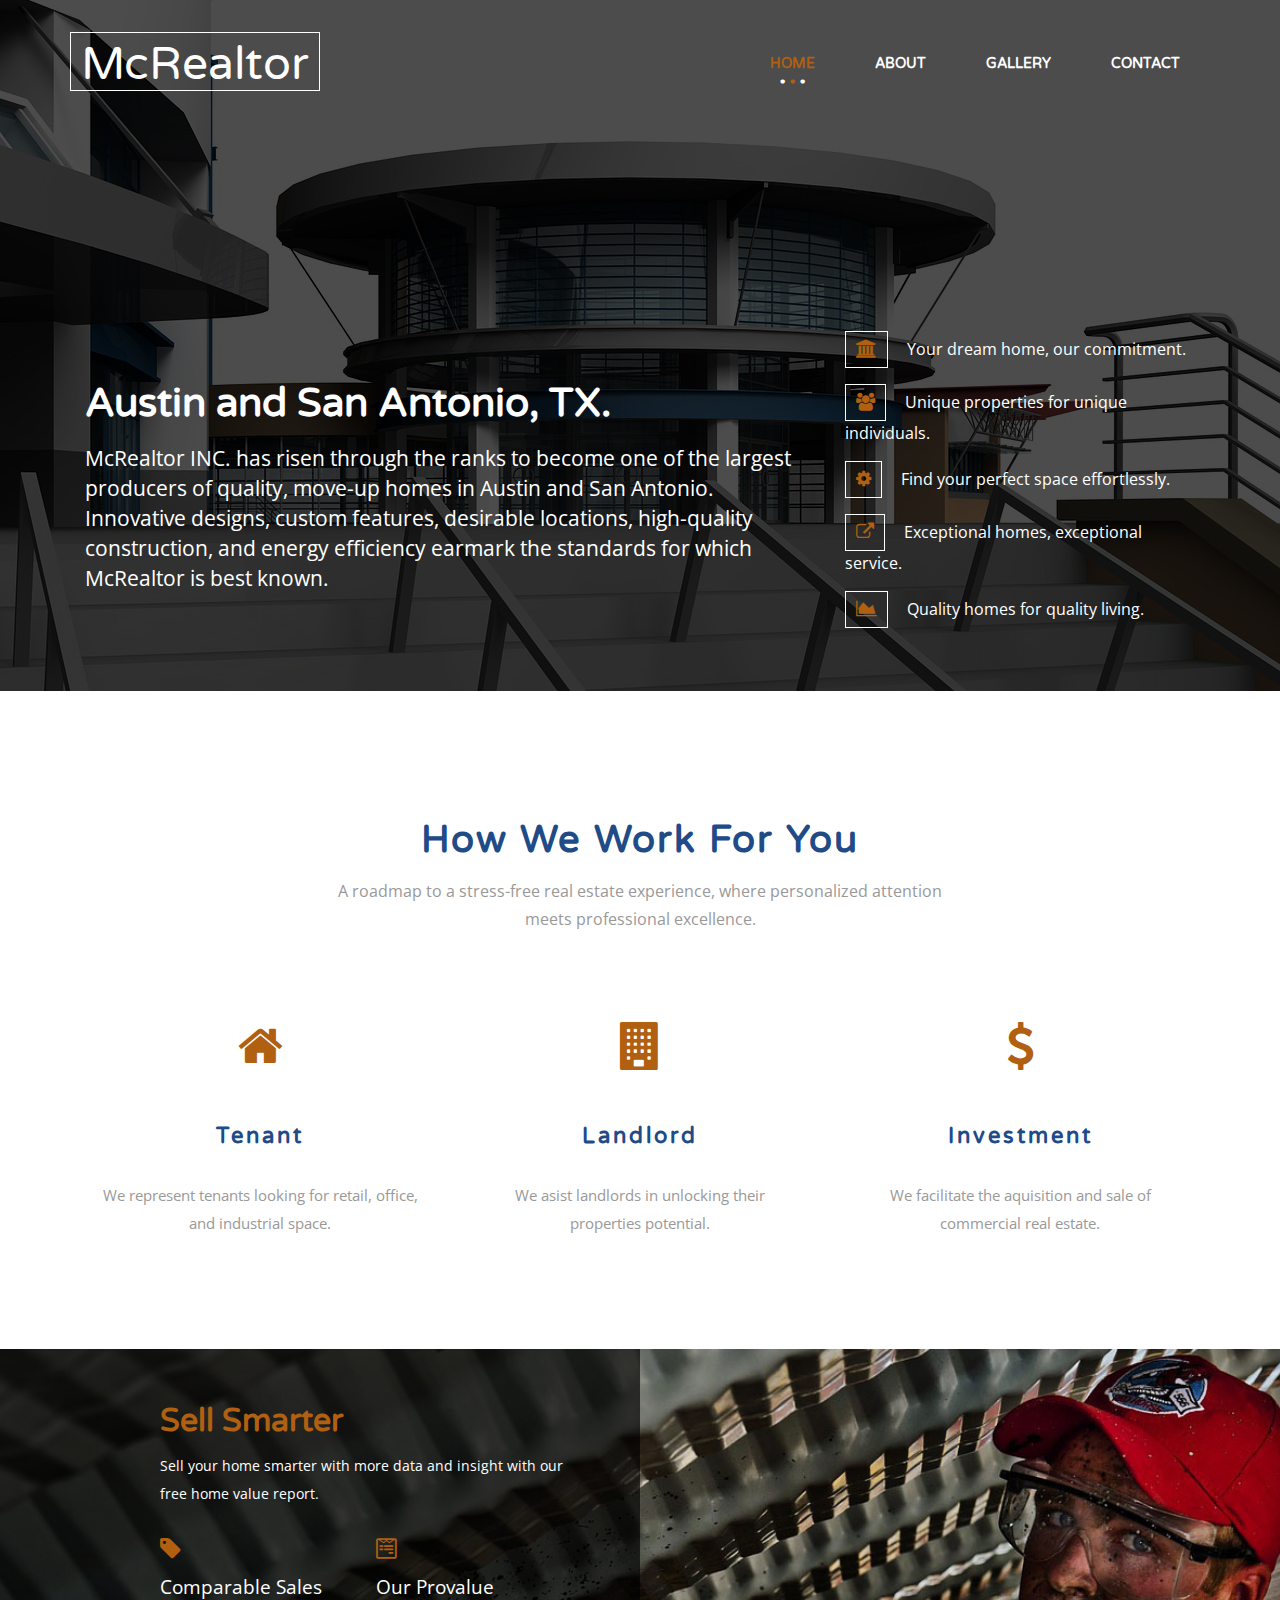
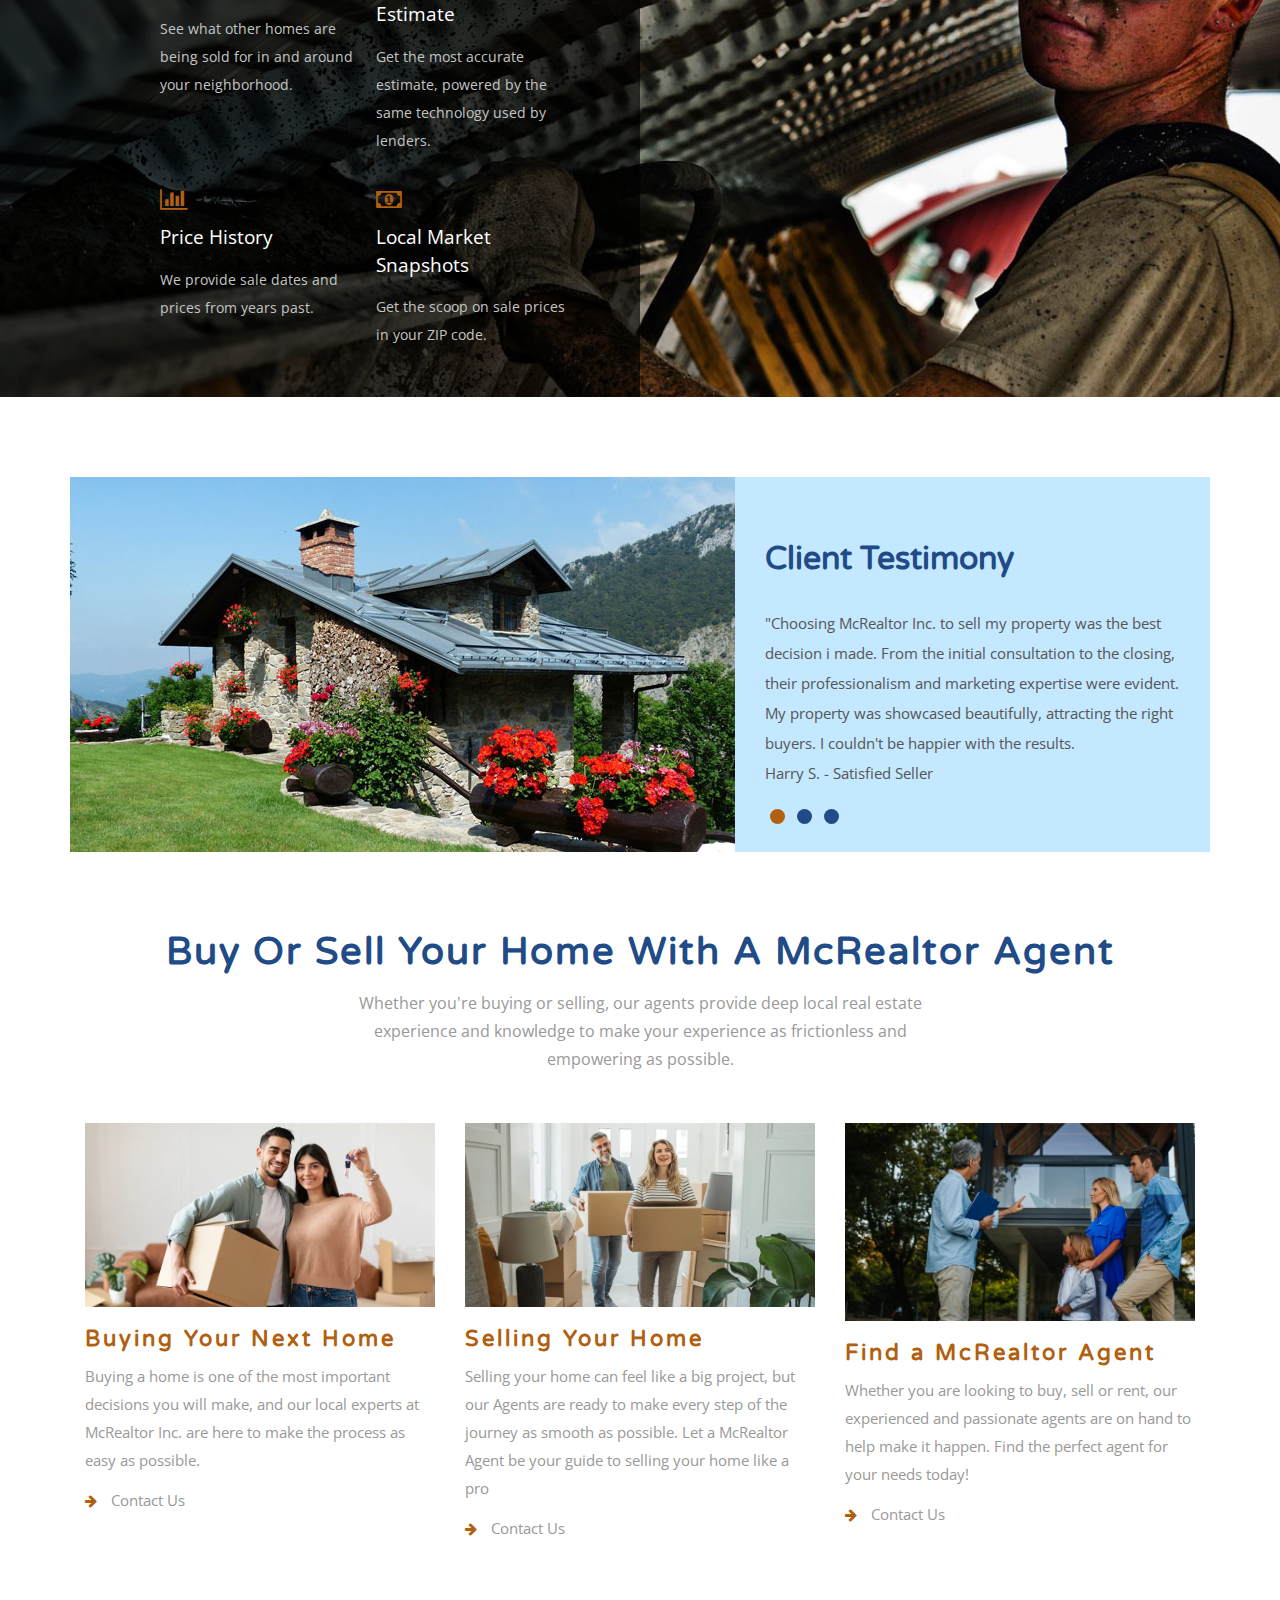
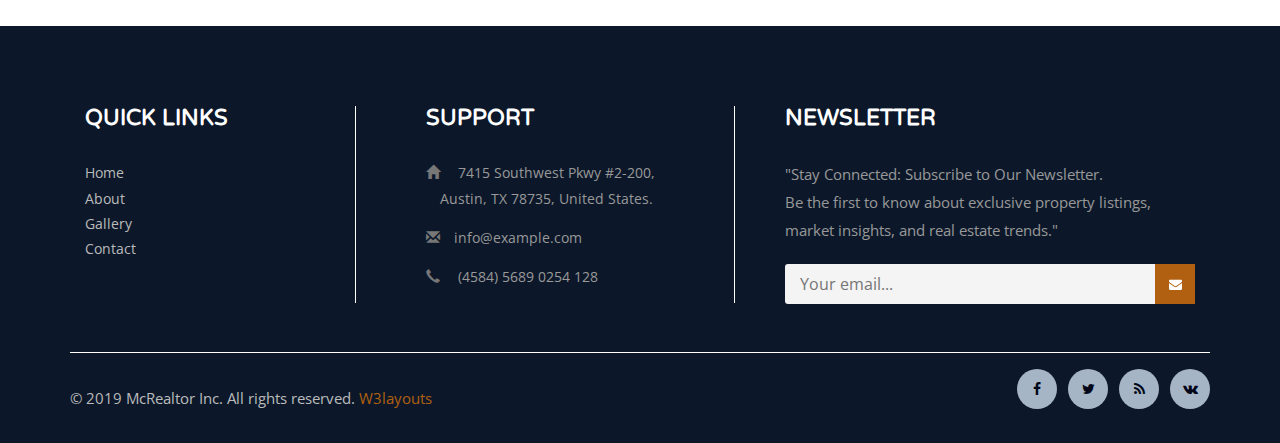
<file: index.html>
<!DOCTYPE html>
<html lang="en">
<head>
<title>Welcome to McRealtor Incorporation</title>
<!-- for-mobile-apps -->
<meta name="viewport" content="width=device-width, initial-scale=1">
<meta http-equiv="Content-Type" content="text/html; charset=utf-8" />
<meta name="keywords" content="Freehold Responsive web template, Bootstrap Web Templates, Flat Web Templates, Android Compatible web template, 
Smartphone Compatible web template, free webdesigns for Nokia, Samsung, LG, SonyEricsson, Motorola web design" />
<script type="application/x-javascript"> addEventListener("load", function() { setTimeout(hideURLbar, 0); }, false);
		function hideURLbar(){ window.scrollTo(0,1); } </script>
<!-- //for-mobile-apps -->
<link href="css/bootstrap.css" rel="stylesheet" type="text/css" media="all" />
<link href="css/style.css" rel="stylesheet" type="text/css" media="all" />
<!-- js -->
<script type="text/javascript" src="js/jquery-2.1.4.min.js"></script>
<!-- //js -->
<!--FlexSlider-->
		<link rel="stylesheet" href="css/flexslider.css" type="text/css" media="screen" />
		<script defer src="js/jquery.flexslider.js"></script>
		<script type="text/javascript">
		$(window).load(function(){
		  $('.flexslider').flexslider({
			animation: "slide",
			start: function(slider){
			  $('body').removeClass('loading');
			}
		  });
		});
	  </script>
<!--End-slider-script-->

<!-- Favicons -->
<link href="images/McRealtorInc.jpg" rel="icon" type="image/x-icon">
<link href="images/McRealtorInc.jpg" rel="apple-touch-icon">

<!-- font-awesome icons -->
<link rel="stylesheet" href="css/font-awesome.min.css" />
<!-- //font-awesome icons -->
<link href="//fonts.googleapis.com/css?family=Varela+Round&subset=hebrew" rel="stylesheet">
<link href='//fonts.googleapis.com/css?family=Open+Sans:400,300,300italic,400italic,600,600italic,700,700italic,800,800italic' rel='stylesheet' type='text/css'>
</head>
<body>
<!-- banner -->
	<div class="banner">
		<div class="container">
			<nav class="navbar navbar-default">
				<div class="navbar-header navbar-left">
					<button type="button" class="navbar-toggle collapsed" data-toggle="collapse" data-target="#bs-example-navbar-collapse-1">
						<span class="sr-only">Toggle navigation</span>
						<span class="icon-bar"></span>
						<span class="icon-bar"></span>
						<span class="icon-bar"></span>
					</button>
					<h1><a class="navbar-brand" href="index.html">McRealtor</a></h1>
				</div>
				<!-- Collect the nav links, forms, and other content for toggling -->
				<div class="collapse navbar-collapse navbar-right" id="bs-example-navbar-collapse-1">
					<nav class="cl-effect-13" id="cl-effect-13">
						<ul class="nav navbar-nav">
							<li class="active"><a href="index.html">Home</a></li>
							<li><a href="about.html">About</a></li>
							<li><a href="gallery.html">Gallery</a></li>
							<li><a href="contact.html">Contact</a></li>
						</ul>
						
					</nav>
				</div>
			</nav>
			<div class="agileits_w3layouts_banner_info">
				<div class="col-md-8 w3-agileits-bann">
					<h2>Austin and San Antonio, TX. </h2>
					<p>McRealtor INC. has risen through the ranks to become one of the largest producers of quality, move-up homes in Austin and San Antonio.
						<br>Innovative designs, custom features, desirable locations, high-quality construction, and energy efficiency earmark the standards for which McRealtor is best known.</p>
				</div>
				<div class="col-md-4 w3-agile-bann">
					<ul>
						<li><i class="fa fa-university" aria-hidden="true"></i>Your dream home, our commitment.</li>
						<li><i class="fa fa-users" aria-hidden="true"></i>Unique properties for unique individuals.</li>
						<li><i class="fa fa-cog" aria-hidden="true"></i>Find your perfect space effortlessly.</li>
						<li><i class="fa fa-external-link" aria-hidden="true"></i>Exceptional homes, exceptional service.</li>
						<li><i class="fa fa-area-chart" aria-hidden="true"></i>Quality homes for quality living.</li>
					</ul>
				</div>
				<div class="clearfix"></div>
			</div>
		</div>
	</div>
<!-- //banner -->	
<!-- agileinfo -->
<div class="agileinfo-services">
		<div class="container">
			<h3 class="w3l_head w3l_head1">How We Work For You</h3>
			<p class="w3ls-p">A roadmap to a stress-free real estate experience, where personalized attention meets professional excellence.</p>
			<div class="w3_agileits_services_grids">
				<div class="col-md-4 w3_agileits_services_grid">
					<div class="w3_agileits_services_grid_agile">
						<div class="w3_agileits_services_grid_1">
							<i class="fa fa-home" aria-hidden="true"></i>
						</div>
						<h3>Tenant</h3>
						<p>We represent tenants looking for retail, office, and industrial space.</p>
					</div>
				</div>
				<div class="col-md-4 w3_agileits_services_grid">
					<div class="w3_agileits_services_grid_agile">
						<div class="w3_agileits_services_grid_1">
							<i class="fa fa-building" aria-hidden="true"></i>
						</div>
						<h3>Landlord </h3>
						<p>We asist landlords in unlocking their properties potential.</p>
					</div>
				</div>
				<div class="col-md-4 w3_agileits_services_grid">
					<div class="w3_agileits_services_grid_agile">
						<div class="w3_agileits_services_grid_1">
							<i class="fa fa-dollar" aria-hidden="true"></i>
						</div>
						<h3>Investment</h3>
						<p>We facilitate the aquisition and sale of commercial real estate.</p>
					</div>
				</div>
				
				<div class="clearfix"> </div>
			</div>
		</div>
	</div>
	<!-- //agileinfo -->
	
<!-- services-bottom -->
<div class="services-bottom">
		<div class="col-md-6 agile_services_bottom_grid_left">
			<h3><span>Sell Smarter</span> </h3>
			<p class="eum">Sell your home smarter with more data and insight with our free home value report.</p>
			<div class="agile_services_bottom_grid_left_grids">
				<div class="col-md-6 agile_services_bottom_grid_left_grid">
					<span class="fa fa-tag" aria-hidden="true"></span>
					<a>Comparable Sales</a>
					<p>See what other homes are being sold for in and around your neighborhood.</p>
				</div>
				<div class="col-md-6 agile_services_bottom_grid_left_grid">
					<span class="fa fa-wpforms" aria-hidden="true"></span>
					<a>Our Provalue Estimate</a>
					<p>Get the most accurate estimate, powered by the same technology used by lenders.</p>
				</div>
				<div class="clearfix"> </div>
			</div>
			<div class="agile_services_bottom_grid_left_grids">
				<div class="col-md-6 agile_services_bottom_grid_left_grid">
					<span class="fa fa-bar-chart" aria-hidden="true"></span>
					<a>Price History</a>
					<p>We provide sale dates and prices from years past.</p>
				</div>
				<div class="col-md-6 agile_services_bottom_grid_left_grid">
					<span class="fa fa-money" aria-hidden="true"></span>
					<a>Local Market Snapshots</a>
					<p>Get the scoop on sale prices in your ZIP code.</p>
				</div>
				<div class="clearfix"> </div>
			</div>
		</div>
		<div class="col-md-6 agile_services_bottom_grid_right">
		</div>
		<div class="clearfix"> </div>
	</div>
	<!-- //services-bottom -->
	<!-- flexslider -->
	<div class="w3-agile-btm">
	<div class="container">
	<div class="flexslider-info">
					<section class="slider">
						<div class="flexslider">
							<ul class="slides">
								<li>
									<div class="banner-info">
										<div class="col-md-7 agileinfo-left">
											<img src="images/12.jpg" alt="">
										</div>
										<div class="col-md-5 agileinfo-grid grid-one">
											<h4>Client Testimony</h4>
											<p>"Choosing McRealtor Inc. to sell my property was the best decision i made. 
												From the initial consultation to the closing, their professionalism and marketing expertise were evident.
												My property was showcased beautifully, attracting the right buyers. 
												I couldn't be happier with the results. <br>Harry S. - Satisfied Seller</p>
											
										</div>
										<div class="clearfix"></div>
									</div>
								</li>
								<li>
									<div class="banner-info">
										<div class="col-md-7 agileinfo-left">
											<img src="images/11.jpg" alt="">
										</div>
										<div class="col-md-5 agileinfo-grid grid-one">
											<h4>Client Testimony</h4>
											<p>"Relocating to a new city was made so much easier with the help of McRealtor Inc.
												Their team not only found us a home that perfectly suited our needs but also provided invaluable insights about the neighborhood.
												We appreciate the dedication and expertise they brought to our relocation journey."
												David and Sarah M. - Relocation Success</p>
											
										</div>
										<div class="clearfix"></div>
									</div>
								</li>
								<li>
									<div class="banner-info">
										<div class="col-md-7 agileinfo-left">
											<img src="images/10.jpg" alt="">
										</div>
										<div class="col-md-5 agileinfo-grid grid-one">
											<h4>Client Testimony</h4>
											<p>"Investing in real estate was a breeze with McRealtor Inc.
												Their team guided us through the entire process, offering valuable insights into market trends and helping us make informed decisions.
												Their dedication to our success is why we continue to choose McRealtor Inc. for all our real estate endeavors."
												Mike and Jenny H. - Property Investors</p>
										</div>
										<div class="clearfix"></div>
									</div>
								</li>
							</ul>
						</div>
					</section>
				</div>
		</div>
</div>
<!-- //flexslider -->
<div class="agileinfo-work-top">
		<div class="container">
			<div class="w3-agileits-rides-heading">
				<h3 class="w3l_head w3l_head1">Buy or sell your home with a McRealtor Agent</h3>
				<p class="w3ls-p">Whether you're buying or selling, our agents provide deep local real estate 
					experience and knowledge to make your experience as frictionless and empowering as possible.</p>
			</div>
			
			<div class="agileits-w3layouts-rides-grids">
				<div class="col-sm-4 rides-grid">
					<div class="agileinfo-work">
						<img src="images/buy_home.jpg" class="img-responsive" alt="">
						<h4>Buying Your Next Home </h4>
						<p>Buying a home is one of the most important 
							decisions you will make, and our local experts at McRealtor Inc. are here to make the process as easy as possible.</p>
						<ul>
							<li><i class="fa fa-arrow-right" aria-hidden="true"></i> <a href="contact.html">Contact Us</a></li>
						</ul>
					</div>
				</div>
				<div class="col-sm-4 rides-grid">
					<div class="agileinfo-work">
						<img src="images/sell_home.jpg" class="img-responsive" alt="">
						<h4>Selling Your Home </h4>
						<p>Selling your home can feel like a big project, but our Agents are ready to make every step 
							of the journey as smooth as possible. Let a McRealtor Agent be your guide to selling your home like a pro</p>
						<ul>
							<li><i class="fa fa-arrow-right" aria-hidden="true"></i> <a href="contact.html">Contact Us</a></li>
						</ul>
					</div>
				</div>
				<div class="col-sm-4 rides-grid">
					<div class="agileinfo-work">
						<img src="images/find_agent.jpg" class="img-responsive" alt="">
						<h4>Find a McRealtor Agent </h4>
						<p>Whether you are looking to buy, sell or rent, our experienced and passionate agents 
							are on hand to help make it happen. Find the perfect agent for your needs today!</p>
						<ul>
							<li><i class="fa fa-arrow-right" aria-hidden="true"></i> <a href="contact.html">Contact Us</a></li>
						</ul>
					</div>
				</div>
				<div class="clearfix"> </div>
			</div>
		</div>
	</div>
<!-- footer -->
	<div class="footer-top">
		<div class="container">
			<div class="col-md-3 w3ls-footer-top">
				<h3>QUICK LINKS</h3>
					<ul>
							<li><a href="index.html">Home</a></li>
							<li><a href="about.html">About</a></li>
							<li><a href="gallery.html">Gallery</a></li>
							<li><a href="contact.html">Contact</a></li>
						</ul>
			</div>
			<div class="col-md-4 wthree-footer-top">
				<h3>SUPPORT</h3>
					<ul>
					<li><span class="glyphicon glyphicon-home" aria-hidden="true"></span> 7415 Southwest Pkwy #2-200, Austin, TX 78735, United States.</li>
					<li><span class="glyphicon glyphicon-envelope" aria-hidden="true"></span><a href="mailto:info@example.com">info@example.com</a></li>
					<li><span class="glyphicon glyphicon-earphone" aria-hidden="true"></span> (4584) 5689 0254 128</li>
				</ul>
			</div>
			
			<div class="col-md-5 w3l-footer-top">
				<h3>NEWSLETTER</h3>
				<p>"Stay Connected: Subscribe to Our Newsletter.<br>
					Be the first to know about exclusive property listings, market insights, 
					and real estate trends."</p>

					<form action="#" method="post" class="newsletter">
						<input class="email" type="email" placeholder="Your email..." required="">
						<input type="submit" class="submit"  value="">
					</form>
			</div>
				<div class="clearfix"></div>
			<div class="footer-w3layouts">
				<div class="agile-copy">
					<p>© 2019 McRealtor Inc. All rights reserved. <a href="http://w3layouts.com/">W3layouts</a></p>
				</div>
				<div class="agileits-social">
					<ul>
							<li><a href="#"><i class="fa fa-facebook"></i></a></li>
							<li><a href="#"><i class="fa fa-twitter"></i></a></li>
							<li><a href="#"><i class="fa fa-rss"></i></a></li>
							<li><a href="#"><i class="fa fa-vk"></i></a></li>
						</ul>
				</div>
					<div class="clearfix"></div>
			</div>
		</div>
	</div>

<!-- //footer -->
<!-- for bootstrap working -->
	<script src="js/bootstrap.js"></script>
<!-- //for bootstrap working -->
</body>
</html>
</file>
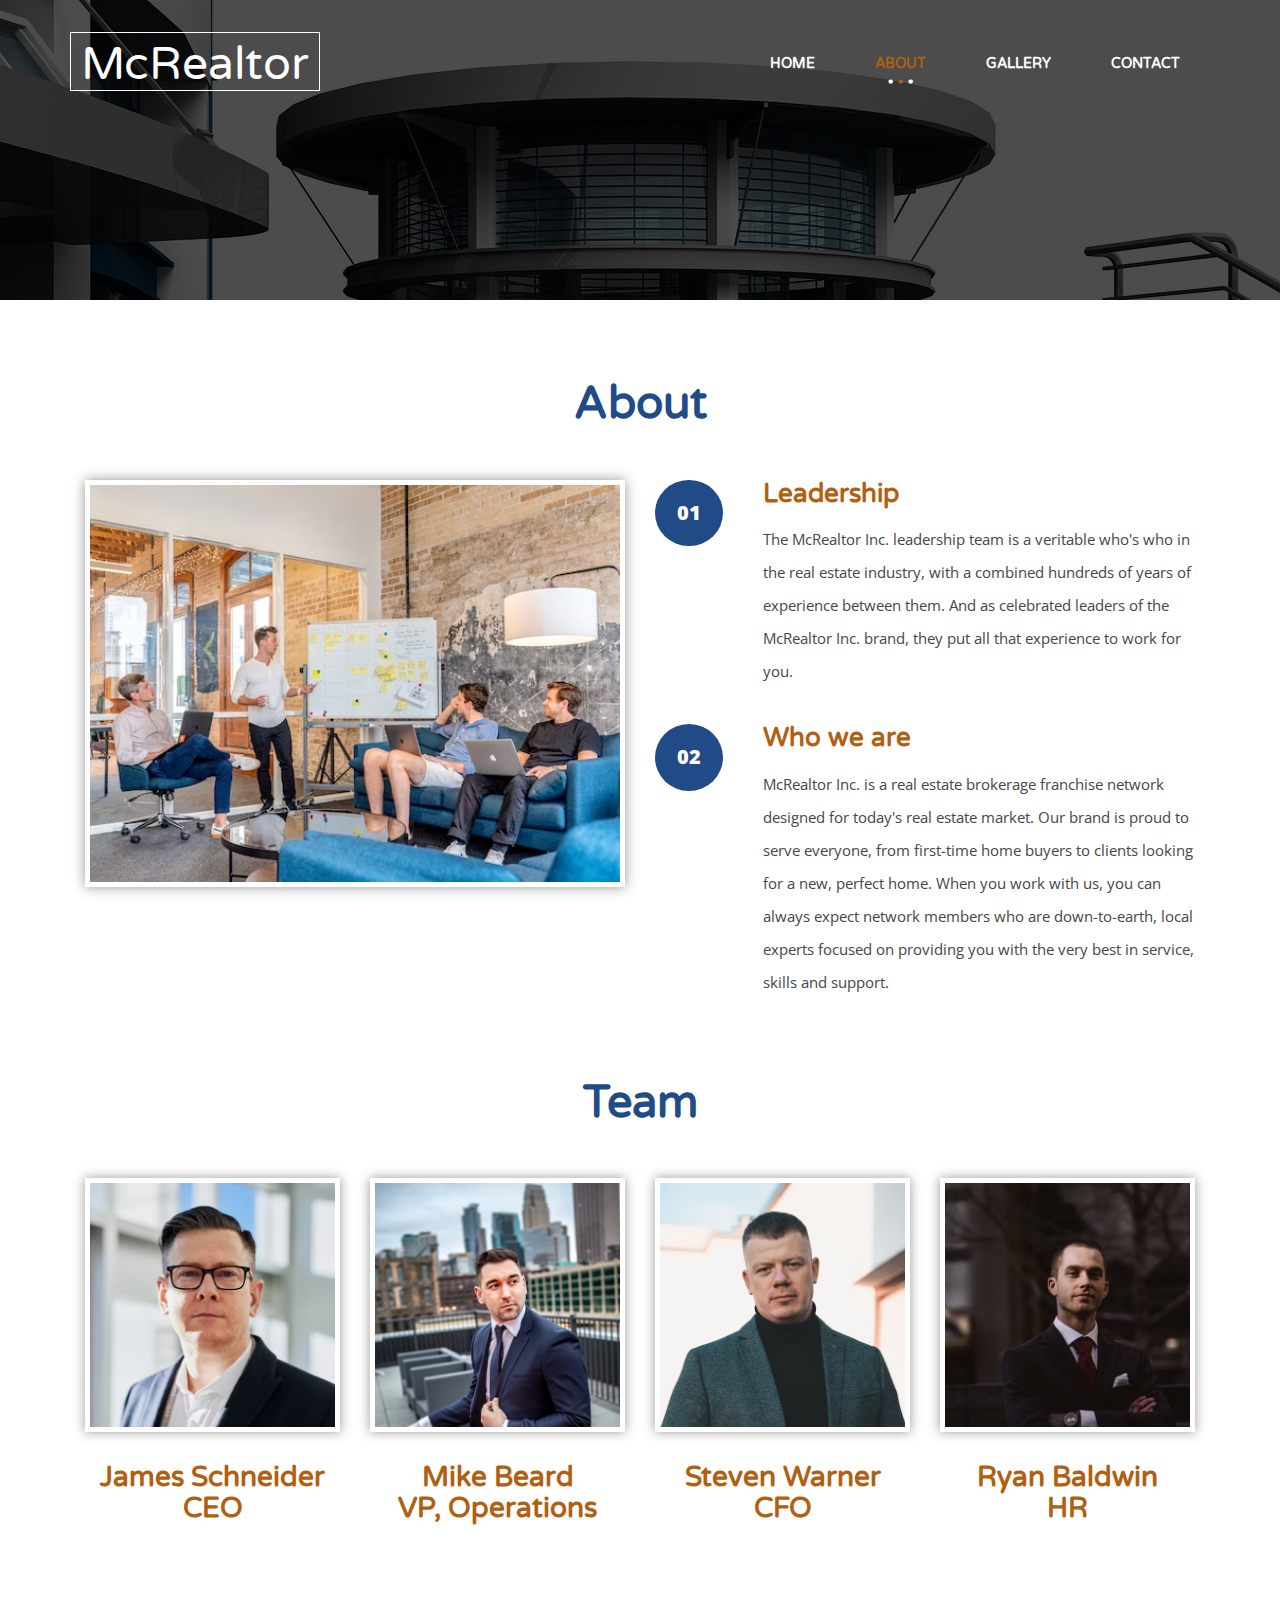
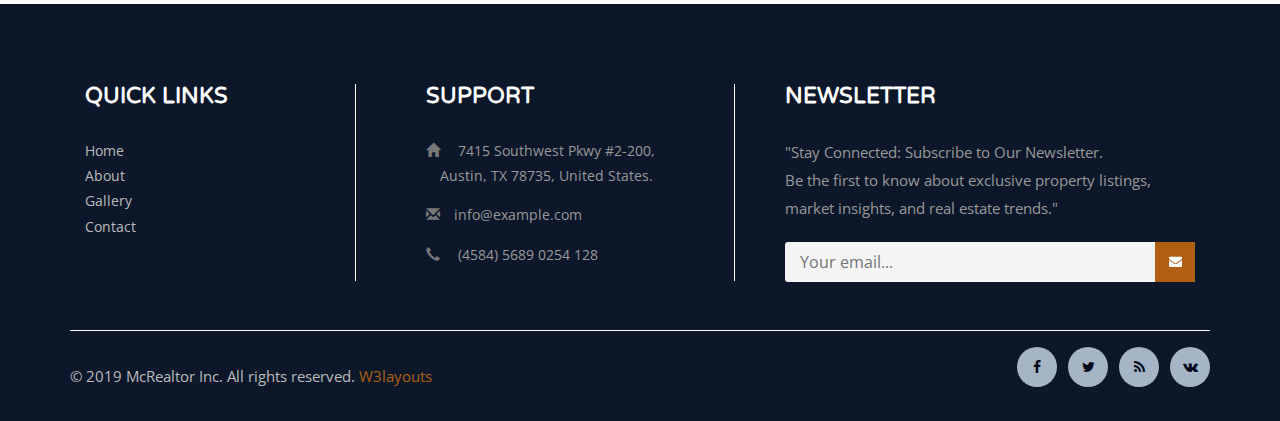
<file: about.html>
<!DOCTYPE html>
<html lang="en">
<head>
<title>Welcome to McRealtor Incorporation</title>
<!-- for-mobile-apps -->
<meta name="viewport" content="width=device-width, initial-scale=1">
<meta http-equiv="Content-Type" content="text/html; charset=utf-8" />
<meta name="keywords" content="Freehold Responsive web template, Bootstrap Web Templates, Flat Web Templates, Android Compatible web template, 
Smartphone Compatible web template, free webdesigns for Nokia, Samsung, LG, SonyEricsson, Motorola web design" />
<script type="application/x-javascript"> addEventListener("load", function() { setTimeout(hideURLbar, 0); }, false);
		function hideURLbar(){ window.scrollTo(0,1); } </script>
<!-- //for-mobile-apps -->
<link href="css/bootstrap.css" rel="stylesheet" type="text/css" media="all" />
<link href="css/style.css" rel="stylesheet" type="text/css" media="all" />
<!-- js -->
<script type="text/javascript" src="js/jquery-2.1.4.min.js"></script>
<!-- //js -->
<!-- Favicons -->
<link href="images/McRealtorInc.jpg" rel="icon" type="image/x-icon">
<link href="images/McRealtorInc.jpg" rel="apple-touch-icon">
<!-- font-awesome icons -->
<link rel="stylesheet" href="css/font-awesome.min.css" />
<!-- //font-awesome icons -->
<link href="//fonts.googleapis.com/css?family=Varela+Round&subset=hebrew" rel="stylesheet">
<link href='//fonts.googleapis.com/css?family=Open+Sans:400,300,300italic,400italic,600,600italic,700,700italic,800,800italic' rel='stylesheet' type='text/css'>
</head>
<body>
<!-- banner1 -->
	<div class="banner1">
		<div class="container">
			<nav class="navbar navbar-default">
				<div class="navbar-header navbar-left">
					<button type="button" class="navbar-toggle collapsed" data-toggle="collapse" data-target="#bs-example-navbar-collapse-1">
						<span class="sr-only">Toggle navigation</span>
						<span class="icon-bar"></span>
						<span class="icon-bar"></span>
						<span class="icon-bar"></span>
					</button>
					<h1><a class="navbar-brand" href="index.html">McRealtor</a></h1>
				</div>
				<!-- Collect the nav links, forms, and other content for toggling -->
				<div class="collapse navbar-collapse navbar-right" id="bs-example-navbar-collapse-1">
					<nav class="cl-effect-13" id="cl-effect-13">
						<ul class="nav navbar-nav">
							<li><a href="index.html">Home</a></li>
							<li class="active"><a href="about.html">About</a></li>
							<li><a href="gallery.html">Gallery</a></li>
							<li><a href="contact.html">Contact</a></li>
						</ul>
						
					</nav>
				</div>
			</nav>
			
		</div>
	</div>
<!-- //banner1 -->	
<!-- about -->
<div class="agileits-abt">
<div class="about all_pad">
	<div class="container">
	<h2 class="w3ls_head">About</h2>
		<div class="services-grids">
			<div class="col-md-6 ser-right-page">
				<div class="port-2 effect-3">
                	<div class="image-box">
                    	<img src="images/companymembers.jpg" alt=" ">
                    </div>
                    <div class="text-desc">
                    	<h4>James Schneider - CEO</h4>
                        <p>“We think the McRealtor Inc. name will be good for HomeServices for Texas. When people are making the 
							decision of buying a house, it's the biggest decision many will ever make. 
							They want to know who they're working with and we think McRealtor Inc. will be reassuring 
							to many of those people.”</p>
                    </div>
                </div>
			</div>
			<div class="col-md-6 ser-left-page">
				<div class="services-grid">
					<div class="services-left">
						<p>01</p>
					</div>
					<div class="services-right">
						<h4>Leadership</h4>
						<p>The McRealtor Inc. leadership team is a veritable who's who in the real estate industry, 
							with a combined hundreds of years of experience between them. And as celebrated leaders 
							of the McRealtor Inc. brand, they put all that experience to work for you. </p>
					</div>
					<div class="clearfix"></div>
				</div>
				<div class="services-grid">
					<div class="services-left">
						<p>02</p>
					</div>
					<div class="services-right">
						<h4>Who we are</h4>
						<p>McRealtor Inc. is a real estate brokerage franchise network designed for today's real estate market. 
							Our brand is proud to serve everyone, from first-time home buyers to clients looking for a new, perfect home. 
							When you work with us, you can always expect network members who are down-to-earth, local experts focused on 
							providing you with the very best in service, skills and support.  </p>
					</div>
					<div class="clearfix"></div>
				</div>
				
				<div class="clearfix"></div>
			</div>
			<div class="clearfix"></div>
		</div>
	</div>
</div>

<!-- team -->
<div class="team all_pad">
	<div class="container">
		<h3 class="w3ls_head">Team</h3>
		<div class="team-grids">
			
			<div class="col-md-3 team-grid">
				<div class="team-img">
					<div class="view second-effect">
						<img src="images/ceo.jpg" alt="" class="img-responsive">
						<div class="mask">
							<p>CEO</p>
						</div>
					</div>
				</div>
				<h4>James Schneider <br> CEO</h4>
			</div>
			<div class="col-md-3 team-grid">
				<div class="team-img">
					<div class="view second-effect">
						<img src="images/vp.jpg" alt="" class="img-responsive">
						<div class="mask">
							<p>VP, OPERATIONS</p>
						</div>
					</div>
				</div>
				<h4>Mike Beard <br> VP, Operations</h4>
			</div>
			<div class="col-md-3 team-grid">
				<div class="team-img">
					<div class="view second-effect">
						<img src="images/cfo.jpg" alt="" class="img-responsive">
						<div class="mask">
							<p>CFO</p>
						</div>
					</div>
				</div>
				<h4>Steven Warner <br> CFO</h4>
			</div>
			<div class="col-md-3 team-grid">
				<div class="team-img">
					<div class="view second-effect">
						<img src="images/hr.jpg" alt="" class="img-responsive">
						<div class="mask">
							<p>HR</p>
						</div>
					</div>
				</div>
				<h4>Ryan Baldwin <br> HR</h4>
			</div>
			<div class="clearfix"></div>
		</div>
	</div>
</div>
<!-- //team -->
</div>
<!-- //about -->
<!-- footer -->
<div class="footer-top">
	<div class="container">
		<div class="col-md-3 w3ls-footer-top">
			<h3>QUICK LINKS</h3>
				<ul>
						<li><a href="index.html">Home</a></li>
						<li><a href="about.html">About</a></li>
						<li><a href="gallery.html">Gallery</a></li>
						<li><a href="contact.html">Contact</a></li>
					</ul>
		</div>
		<div class="col-md-4 wthree-footer-top">
			<h3>SUPPORT</h3>
				<ul>
				<li><span class="glyphicon glyphicon-home" aria-hidden="true"></span> 7415 Southwest Pkwy #2-200, Austin, TX 78735, United States.</li>
				<li><span class="glyphicon glyphicon-envelope" aria-hidden="true"></span><a href="mailto:info@example.com">info@example.com</a></li>
				<li><span class="glyphicon glyphicon-earphone" aria-hidden="true"></span> (4584) 5689 0254 128</li>
			</ul>
		</div>
		
		<div class="col-md-5 w3l-footer-top">
			<h3>NEWSLETTER</h3>
			<p>"Stay Connected: Subscribe to Our Newsletter.<br>
				Be the first to know about exclusive property listings, market insights, 
				and real estate trends."</p>

				<form action="#" method="post" class="newsletter">
					<input class="email" type="email" placeholder="Your email..." required="">
					<input type="submit" class="submit"  value="">
				</form>
		</div>
			<div class="clearfix"></div>
		<div class="footer-w3layouts">
			<div class="agile-copy">
				<p>© 2019 McRealtor Inc. All rights reserved. <a href="http://w3layouts.com/">W3layouts</a></p>
			</div>
			<div class="agileits-social">
				<ul>
						<li><a href="#"><i class="fa fa-facebook"></i></a></li>
						<li><a href="#"><i class="fa fa-twitter"></i></a></li>
						<li><a href="#"><i class="fa fa-rss"></i></a></li>
						<li><a href="#"><i class="fa fa-vk"></i></a></li>
					</ul>
			</div>
				<div class="clearfix"></div>
		</div>
	</div>
</div>

<!-- //footer -->
<!-- for bootstrap working -->
	<script src="js/bootstrap.js"></script>
<!-- //for bootstrap working -->
</body>
</html>
</file>
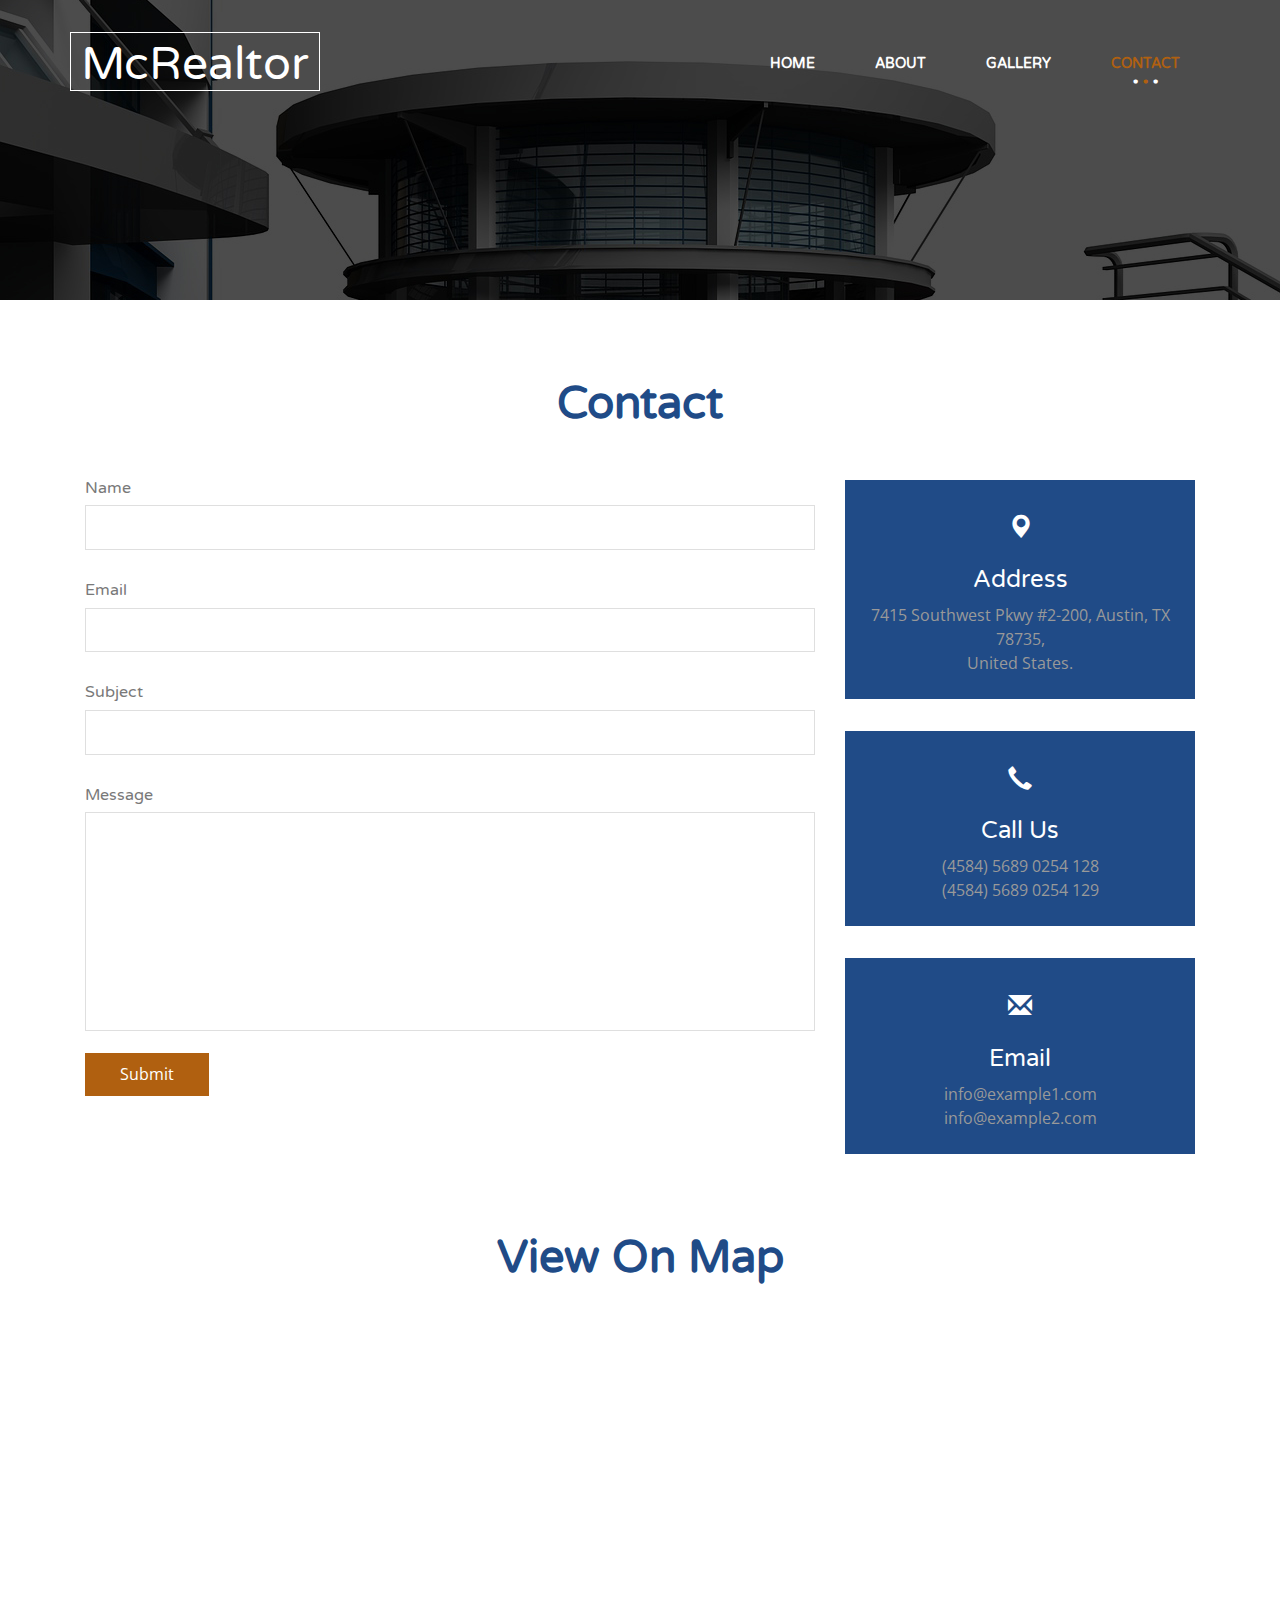
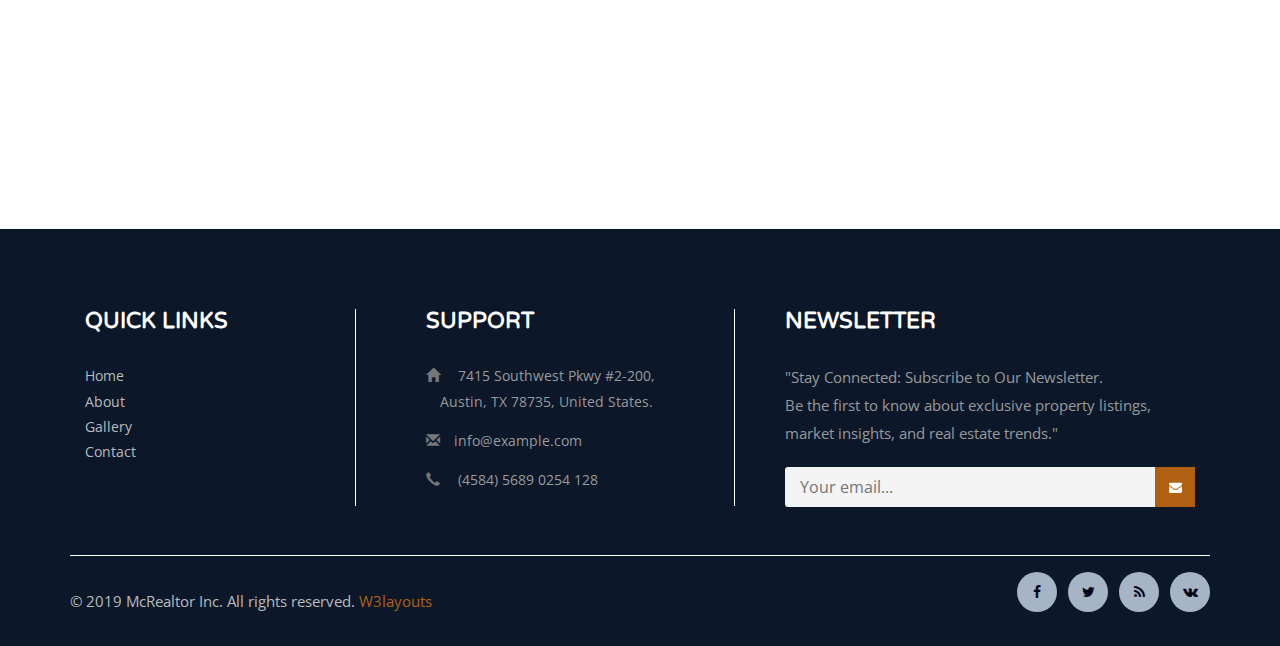
<file: contact.html>
<!DOCTYPE html>
<html lang="en">
<head>
<title>Welcome to McRealtor Incorporation</title>
<!-- for-mobile-apps -->
<meta name="viewport" content="width=device-width, initial-scale=1">
<meta http-equiv="Content-Type" content="text/html; charset=utf-8" />
<meta name="keywords" content="Freehold Responsive web template, Bootstrap Web Templates, Flat Web Templates, Android Compatible web template, 
Smartphone Compatible web template, free webdesigns for Nokia, Samsung, LG, SonyEricsson, Motorola web design" />
<script type="application/x-javascript"> addEventListener("load", function() { setTimeout(hideURLbar, 0); }, false);
		function hideURLbar(){ window.scrollTo(0,1); } </script>
<!-- //for-mobile-apps -->
<link href="css/bootstrap.css" rel="stylesheet" type="text/css" media="all" />
<link href="css/style.css" rel="stylesheet" type="text/css" media="all" />
<!-- js -->
<script type="text/javascript" src="js/jquery-2.1.4.min.js"></script>
<!-- //js -->
<!-- Favicons -->
<link href="images/McRealtorInc.jpg" rel="icon" type="image/x-icon">
<link href="images/McRealtorInc.jpg" rel="apple-touch-icon">
<!-- font-awesome icons -->
<link rel="stylesheet" href="css/font-awesome.min.css" />
<!-- //font-awesome icons -->
<link href="//fonts.googleapis.com/css?family=Varela+Round&subset=hebrew" rel="stylesheet">
<link href='//fonts.googleapis.com/css?family=Open+Sans:400,300,300italic,400italic,600,600italic,700,700italic,800,800italic' rel='stylesheet' type='text/css'>
</head>
<body>
<!-- banner1 -->
	<div class="banner1">
		<div class="container">
			<nav class="navbar navbar-default">
				<div class="navbar-header navbar-left">
					<button type="button" class="navbar-toggle collapsed" data-toggle="collapse" data-target="#bs-example-navbar-collapse-1">
						<span class="sr-only">Toggle navigation</span>
						<span class="icon-bar"></span>
						<span class="icon-bar"></span>
						<span class="icon-bar"></span>
					</button>
					<h1><a class="navbar-brand" href="index.html">McRealtor</a></h1>
				</div>
				<!-- Collect the nav links, forms, and other content for toggling -->
				<div class="collapse navbar-collapse navbar-right" id="bs-example-navbar-collapse-1">
					<nav class="cl-effect-13" id="cl-effect-13">
						<ul class="nav navbar-nav">
							<li><a href="index.html">Home</a></li>
							<li><a href="about.html">About</a></li>
							<li><a href="gallery.html">Gallery</a></li>
							<li class="active"><a href="contact.html">Contact</a></li>
						</ul>
						
					</nav>
				</div>
			</nav>
			
		</div>
	</div>
<!-- //banner1 -->	
<div class="agileits-con">
		<div class="container">
			<h2 class="w3ls_head">Contact</h2>
			<div class="col-md-8 contact-grids1 animated wow fadeInRight" data-wow-delay=".5s">
				<form action="submit.php" method="post">
						<div class="contact-form2">
							<h4>Name</h4>
							
								<input type="text" name="Name" placeholder="" required="">
							
						</div>
						<div class="contact-form2">
							<h4>Email</h4>
						
								<input type="email" name="Email" placeholder="" required="">
						
						</div>
						<div class="contact-form2">
							<h4>Subject</h4>
						
								<input type="text" name="Subject" placeholder="" required="">
						
						</div>
						<div class="contact-me ">
							<h4>Message</h4>
				
							<textarea name="Message" placeholder="" required=""> </textarea>
						</div>

						<input type="submit" value="Submit">
				</form>
				
			</div>
			
			<div class="col-md-4 contact-grids">
				<div class=" contact-grid animated wow fadeInLeft" data-wow-delay=".5s">
					<div class="contact-grid1">
						<div class="contact-grid2 ">
							<i class="glyphicon glyphicon-map-marker" aria-hidden="true"></i>
						</div>
						<div class="contact-grid3">
							<h4>Address</h4>
							<p>7415 Southwest Pkwy #2-200, Austin, TX 78735,<span>United States.</span></p>
						</div>
					</div>
				</div>
				<div class=" contact-grid animated wow fadeInUp" data-wow-delay=".5s">
					<div class="contact-grid1">
						<div class="contact-grid2 contact-grid4">
							<i class="glyphicon glyphicon-earphone" aria-hidden="true"></i>
						</div>
						<div class="contact-grid3">
							<h4>Call Us</h4>
							<p>(4584) 5689 0254 128<span>(4584) 5689 0254 129</span></p>
						</div>
					</div>
				</div>
				<div class=" contact-grid animated wow fadeInRight" data-wow-delay=".5s">
					<div class="contact-grid1">
						<div class="contact-grid2 contact-grid5">
							<i class="glyphicon glyphicon-envelope" aria-hidden="true"></i>
						</div>
						<div class="contact-grid3">
							<h4>Email</h4>
							<p><a href="mailto:info@example.com">info@example1.com</a><span><a href="mailto:info@example.com">info@example2.com</a></span></p>
						</div>
					</div>
				</div>
				
			</div>
		</div>
	</div>
	<div class="map">
		<div class="container">
			<h3 class="w3ls_head">View On Map</h3>
			<iframe src="https://www.google.com/maps/embed?pb=!1m18!1m12!1m3!1d344959.55117420934!2d-97.9676772248049!3d30.307462300000002!2m3!1f0!2f0!3f0!3m2!1i1024!2i768!4f13.1!3m3!1m2!1s0x8644b599e2c286a9%3A0x8ab1ee6f5d9fe8c7!2sAustin%2C%20TX!5e0!3m2!1sen!2sus!4v1647596782279!5m2!1sen!2sus" style="border:0" allowfullscreen></iframe>
		</div>
	</div>
<!-- footer -->
<div class="footer-top">
	<div class="container">
		<div class="col-md-3 w3ls-footer-top">
			<h3>QUICK LINKS</h3>
				<ul>
						<li><a href="index.html">Home</a></li>
						<li><a href="about.html">About</a></li>
						<li><a href="gallery.html">Gallery</a></li>
						<li><a href="contact.html">Contact</a></li>
					</ul>
		</div>
		<div class="col-md-4 wthree-footer-top">
			<h3>SUPPORT</h3>
				<ul>
				<li><span class="glyphicon glyphicon-home" aria-hidden="true"></span> 7415 Southwest Pkwy #2-200, Austin, TX 78735, United States.</li>
				<li><span class="glyphicon glyphicon-envelope" aria-hidden="true"></span><a href="mailto:info@example.com">info@example.com</a></li>
				<li><span class="glyphicon glyphicon-earphone" aria-hidden="true"></span> (4584) 5689 0254 128</li>
			</ul>
		</div>
		
		<div class="col-md-5 w3l-footer-top">
			<h3>NEWSLETTER</h3>
			<p>"Stay Connected: Subscribe to Our Newsletter.<br>
				Be the first to know about exclusive property listings, market insights, 
				and real estate trends."</p>

				<form action="#" method="post" class="newsletter">
					<input class="email" type="email" placeholder="Your email..." required="">
					<input type="submit" class="submit"  value="">
				</form>
		</div>
			<div class="clearfix"></div>
		<div class="footer-w3layouts">
			<div class="agile-copy">
				<p>© 2019 McRealtor Inc. All rights reserved. <a href="http://w3layouts.com/">W3layouts</a></p>
			</div>
			<div class="agileits-social">
				<ul>
						<li><a href="#"><i class="fa fa-facebook"></i></a></li>
						<li><a href="#"><i class="fa fa-twitter"></i></a></li>
						<li><a href="#"><i class="fa fa-rss"></i></a></li>
						<li><a href="#"><i class="fa fa-vk"></i></a></li>
					</ul>
			</div>
				<div class="clearfix"></div>
		</div>
	</div>
</div>

<!-- //footer -->
<!-- for bootstrap working -->
	<script src="js/bootstrap.js"></script>
<!-- //for bootstrap working -->
</body>
</html>
</file>
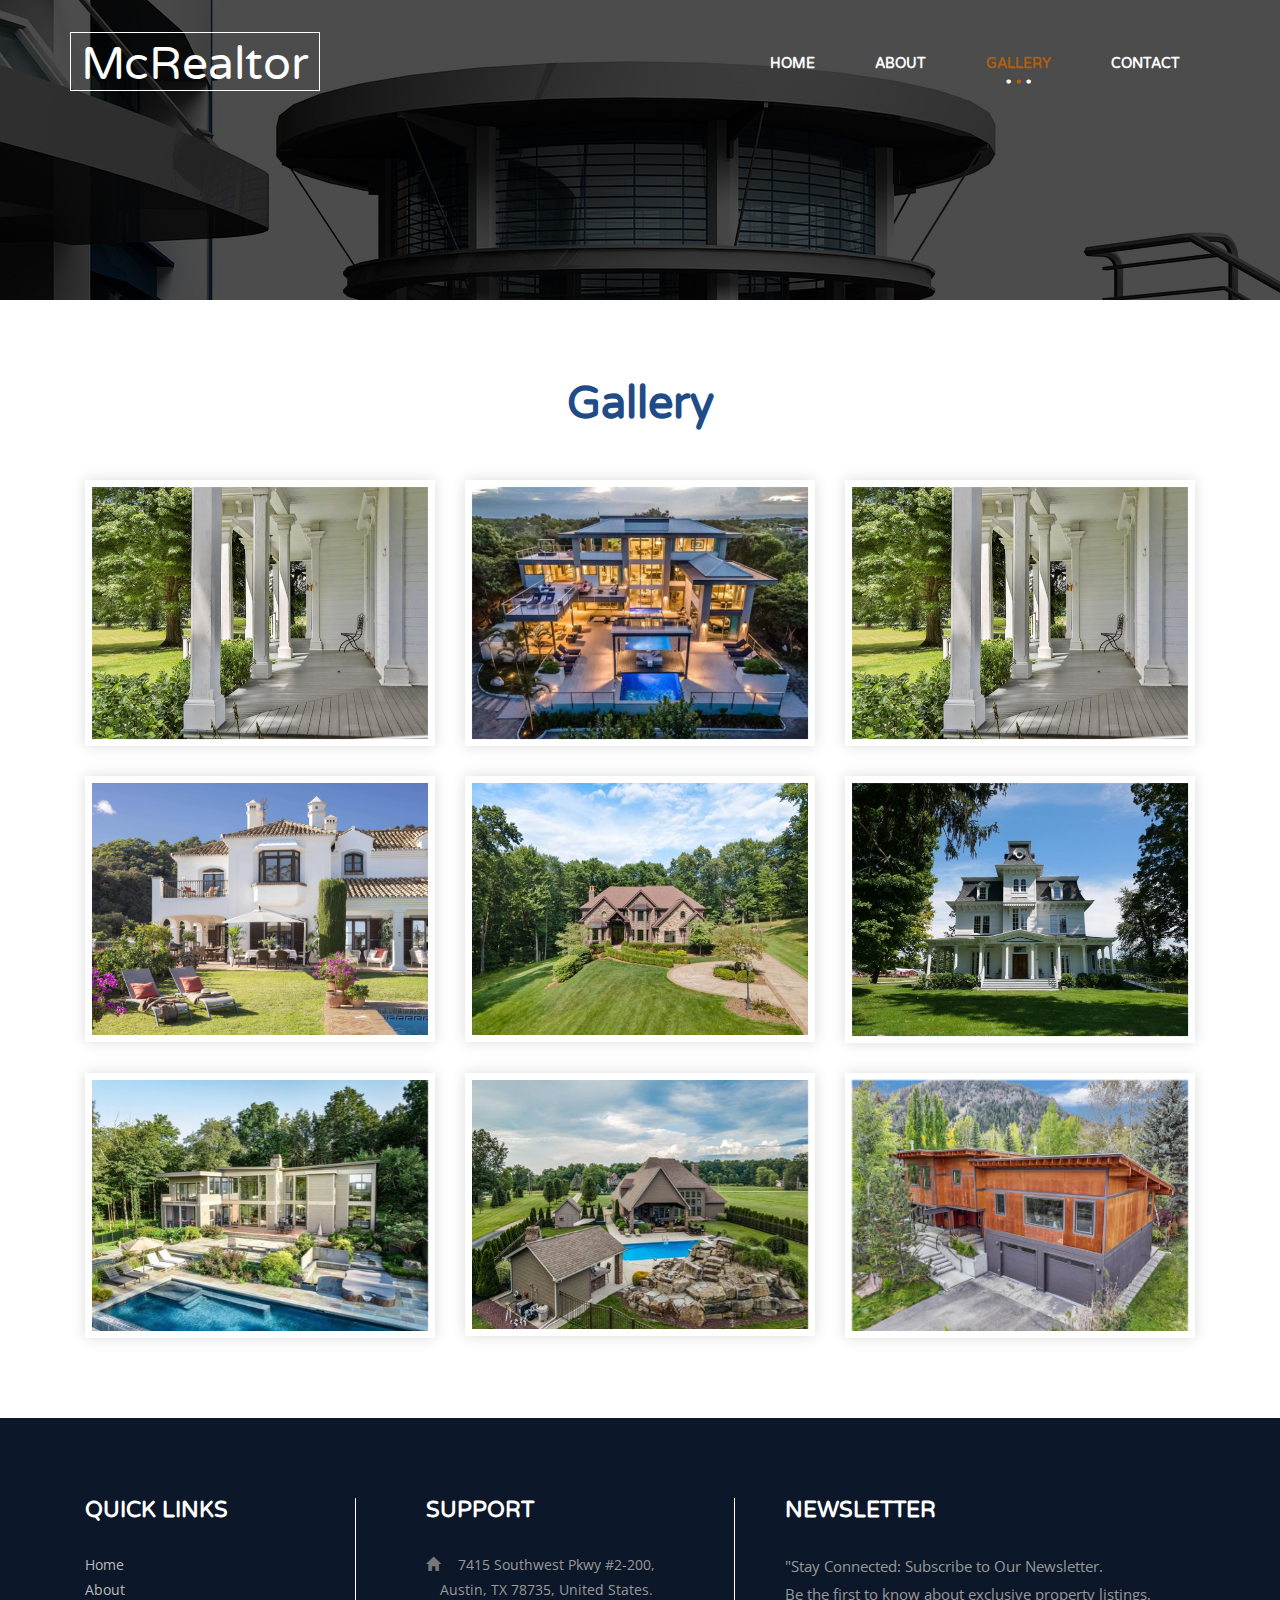
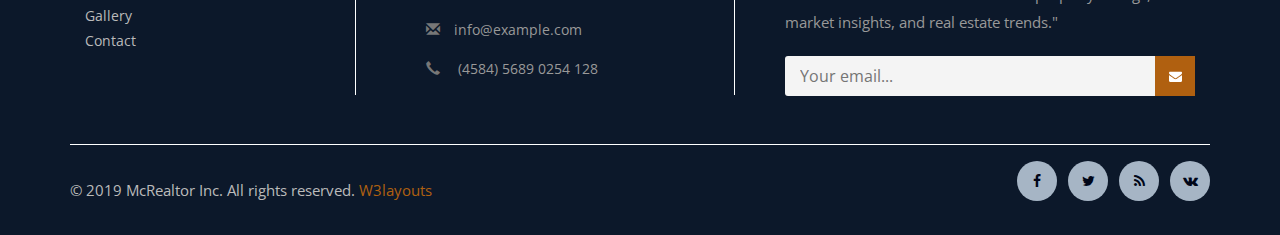
<file: gallery.html>
<!DOCTYPE html>
<html lang="en">
<head>
<title>Welcome to McRealtor Incorporation</title>
<!-- for-mobile-apps -->
<meta name="viewport" content="width=device-width, initial-scale=1">
<meta http-equiv="Content-Type" content="text/html; charset=utf-8" />
<meta name="keywords" content="Freehold Responsive web template, Bootstrap Web Templates, Flat Web Templates, Android Compatible web template, 
Smartphone Compatible web template, free webdesigns for Nokia, Samsung, LG, SonyEricsson, Motorola web design" />
<script type="application/x-javascript"> addEventListener("load", function() { setTimeout(hideURLbar, 0); }, false);
		function hideURLbar(){ window.scrollTo(0,1); } </script>
<!-- //for-mobile-apps -->
<link href="css/bootstrap.css" rel="stylesheet" type="text/css" media="all" />
<link href="css/style.css" rel="stylesheet" type="text/css" media="all" />
<link rel="stylesheet" href="css/swipebox.css">
<!-- js -->
<script type="text/javascript" src="js/jquery-2.1.4.min.js"></script>
<!-- //js -->
<!-- Favicons -->
<link href="images/McRealtorInc.jpg" rel="icon" type="image/x-icon">
<link href="images/McRealtorInc.jpg" rel="apple-touch-icon">
<!-- font-awesome icons -->
<link rel="stylesheet" href="css/font-awesome.min.css" />
<!-- //font-awesome icons -->
<link href="//fonts.googleapis.com/css?family=Varela+Round&subset=hebrew" rel="stylesheet">
<link href='//fonts.googleapis.com/css?family=Open+Sans:400,300,300italic,400italic,600,600italic,700,700italic,800,800italic' rel='stylesheet' type='text/css'>
</head>
<body>
<!-- banner1 -->
	<div class="banner1">
		<div class="container">
			<nav class="navbar navbar-default">
				<div class="navbar-header navbar-left">
					<button type="button" class="navbar-toggle collapsed" data-toggle="collapse" data-target="#bs-example-navbar-collapse-1">
						<span class="sr-only">Toggle navigation</span>
						<span class="icon-bar"></span>
						<span class="icon-bar"></span>
						<span class="icon-bar"></span>
					</button>
					<h1><a class="navbar-brand" href="index.html">McRealtor</a></h1>
				</div>
				<!-- Collect the nav links, forms, and other content for toggling -->
				<div class="collapse navbar-collapse navbar-right" id="bs-example-navbar-collapse-1">
					<nav class="cl-effect-13" id="cl-effect-13">
						<ul class="nav navbar-nav">
							<li><a href="index.html">Home</a></li>
							<li><a href="about.html">About</a></li>
							<li class="active"><a href="gallery.html">Gallery</a></li>
							<li><a href="contact.html">Contact</a></li>
						</ul>
						
					</nav>
				</div>
			</nav>
			
		</div>
	</div>
<!-- //banner1 -->	
<div class="agileits-gal">
		<div class="container">
			<h2 class="w3ls_head">Gallery</h2>
			<div class="col-md-4 gal-left">
				<div class="content-grid-effect slow-zoom vertical text-center">
					<a href="images/gallery1.jpg" class="b-link-stripe b-animate-go  swipebox">
						<div class="img-box">
							<img src="images/gallery1.jpg" alt="image" class="img-responsive zoom-img">	
						</div>
				
						<div class="info-box">
							<div class="info-content">
								<h4>McRealtor Inc.</h4>
								<span class="separator"></span>
								<p>Built in the 1870s, this Red Hook residence embodies architectural savvy.</p>
							</div>
						</div>
					</a>
				</div>
			</div>
			<div class="col-md-4 gal-left">
				<div class="content-grid-effect slow-zoom vertical text-center">
					<a href="images/gallery4.jpg" class="b-link-stripe b-animate-go  swipebox">
						<div class="img-box">
							<img src="images/gallery4.jpg" alt="image" class="img-responsive zoom-img">	
						</div>
				
						<div class="info-box">
							<div class="info-content">
								<h4>McRealtor Inc.</h4>
								<span class="separator"></span>
								<p>This home invites you into a world of tranquility and boasts access to premier 
									amenities such as the beachfront, spa retreats, fine dining, and recreation.</p>
							</div>
						</div>
					</a>
				</div>
			</div>
			<div class="col-md-4 gal-left">
				<div class="content-grid-effect slow-zoom vertical text-center">
					<a href="images/gallery1.jpg" class="b-link-stripe b-animate-go  swipebox">
						<div class="img-box">
							<img src="images/gallery1.jpg" alt="image" class="img-responsive zoom-img">	
						</div>
						<div class="info-box">
							<div class="info-content">
								<h4>McRealtor Inc.</h4>
								<span class="separator"></span>
								<p>you can lounge on the concrete patio, ideal for both sizzling grill sessions 
									and leisurely moments by the jacuzzi and the poolside bar that exudes the charm of a cozy pool house.
								</p>
							</div>
						</div>
					</a>
				</div>
			</div>
			<div class="col-md-4 gal-left gal_mar">
				<div class="content-grid-effect slow-zoom vertical text-center">
					<a href="images/gallery2.jpg" class="b-link-stripe b-animate-go  swipebox">
						<div class="img-box">
							<img src="images/gallery2.jpg" alt="image" class="img-responsive zoom-img">	
						</div>
					
						<div class="info-box">
							<div class="info-content">
								<h4>McRealtor Inc.</h4>
								<span class="separator"></span>
								<p>Surrounded by greenery, the property entrance is graced by impressive wrought 
									iron gates and a cobblestone driveway, while the villa unfolds around a captivating 
									courtyard with a soothing fountain.</p>
							</div>
						</div>
					</a>
				</div>
			</div>
			<div class="col-md-4 gal-left gal_mar">
				<div class="content-grid-effect slow-zoom vertical text-center">
					<a href="images/gallery3.jpg" class="b-link-stripe b-animate-go  swipebox">
						<div class="img-box">
							<img src="images/gallery3.jpg" alt="image" class="img-responsive zoom-img">	
						</div>
					
						<div class="info-box">
							<div class="info-content">
								<h4>McRealtor Inc.</h4>
								<span class="separator"></span>
								<p>This exceptional 5-bed, 5.5-bath residence is gracefully situated on over 3.5 wooded acres, 
									boasting a putting green with 4 holes and a sand trap—a true highlight for any golf lover.</p>
							</div>
						</div>
					</a>
				</div>
			</div>
			<div class="col-md-4 gal-left gal_mar">
				<div class="content-grid-effect slow-zoom vertical text-center">
					<a href="images/gallery9.jpg" class="b-link-stripe b-animate-go  swipebox">
						<div class="img-box">
							<img src="images/gallery9.jpg" alt="image" class="img-responsive zoom-img">	
						</div>
					
						<div class="info-box">
							<div class="info-content">
								<h4>McRealtor Inc.</h4>
								<span class="separator"></span>
								<p>The exterior, adorned with ornate details and an iconic mansard roof, 
									sets the stage for an extraordinary living experience. Upon entering, 
									oversized windows and French doors usher in abundant natural light.</p>
							</div>
						</div>
					</a>
				</div>
			</div>
			<div class="col-md-4 gal-left gal_mar">
				<div class="content-grid-effect slow-zoom vertical text-center">
					<a href="images/gallery7.jpg" class="b-link-stripe b-animate-go  swipebox">
						<div class="img-box">
							<img src="images/gallery7.jpg" alt="image" class="img-responsive zoom-img">	
						</div>
					
						<div class="info-box">
							<div class="info-content">
								<h4>McRealtor Inc.</h4>
								<span class="separator"></span>
								<p>Come inside and be greeted with the home's captivating architecture, flooded with natural light, 
									and featuring a double height living room at its heart. On the lower level, you'll find a 
									recreation haven which boasts a pool, sauna, and wine storage.</p>
							</div>
						</div>
					</a>
				</div>
			</div>
			<div class="col-md-4 gal-left gal_mar">
				<div class="content-grid-effect slow-zoom vertical text-center">
					<a href="images/gallery6.jpg" class="b-link-stripe b-animate-go  swipebox">
						<div class="img-box">
							<img src="images/gallery6.jpg" alt="image" class="img-responsive zoom-img">	
						</div>
					
						<div class="info-box">
							<div class="info-content">
								<h4>McRealtor Inc.</h4>
								<span class="separator"></span>
								<p>Discover a skillfully crafted interior adorned with hardwood floors and inviting hues that 
									harmonize seamlessly with the equally stunning outdoor space, which features a heated pool, 
									an outdoor fireplace, and the soothing melody of a nearby waterfall.</p>
							</div>
						</div>
					</a>
				</div>
			</div>
			<div class="col-md-4 gal-left gal_mar">
				<div class="content-grid-effect slow-zoom vertical text-center">
					<a href="images/gallery5.jpg" class="b-link-stripe b-animate-go  swipebox">
						<div class="img-box">
							<img src="images/gallery5.jpg" alt="image" class="img-responsive zoom-img">	
						</div>
					
						<div class="info-box">
							<div class="info-content">
								<h4>McRealtor Inc.</h4>
								<span class="separator"></span>
								<p>Built in 1928, this majestic brick Georgian manor unveils nearly 10,000 sq ft 
									of refined living space, featuring 6 expansive bedrooms, 8 bathrooms, and 6 fireplaces.</p>
							</div>
						</div>
					</a>
				</div>
			</div>
			<div class="clearfix"></div>
		</div>
	</div>
<!-- footer -->
<div class="footer-top">
	<div class="container">
		<div class="col-md-3 w3ls-footer-top">
			<h3>QUICK LINKS</h3>
				<ul>
						<li><a href="index.html">Home</a></li>
						<li><a href="about.html">About</a></li>
						<li><a href="gallery.html">Gallery</a></li>
						<li><a href="contact.html">Contact</a></li>
					</ul>
		</div>
		<div class="col-md-4 wthree-footer-top">
			<h3>SUPPORT</h3>
				<ul>
				<li><span class="glyphicon glyphicon-home" aria-hidden="true"></span> 7415 Southwest Pkwy #2-200, Austin, TX 78735, United States.</li>
				<li><span class="glyphicon glyphicon-envelope" aria-hidden="true"></span><a href="mailto:info@example.com">info@example.com</a></li>
				<li><span class="glyphicon glyphicon-earphone" aria-hidden="true"></span> (4584) 5689 0254 128</li>
			</ul>
		</div>
		
		<div class="col-md-5 w3l-footer-top">
			<h3>NEWSLETTER</h3>
			<p>"Stay Connected: Subscribe to Our Newsletter.<br>
				Be the first to know about exclusive property listings, market insights, 
				and real estate trends."</p>

				<form action="#" method="post" class="newsletter">
					<input class="email" type="email" placeholder="Your email..." required="">
					<input type="submit" class="submit"  value="">
				</form>
		</div>
			<div class="clearfix"></div>
		<div class="footer-w3layouts">
			<div class="agile-copy">
				<p>© 2019 McRealtor Inc. All rights reserved. <a href="http://w3layouts.com/">W3layouts</a></p>
			</div>
			<div class="agileits-social">
				<ul>
						<li><a href="#"><i class="fa fa-facebook"></i></a></li>
						<li><a href="#"><i class="fa fa-twitter"></i></a></li>
						<li><a href="#"><i class="fa fa-rss"></i></a></li>
						<li><a href="#"><i class="fa fa-vk"></i></a></li>
					</ul>
			</div>
				<div class="clearfix"></div>
		</div>
	</div>
</div>

<!-- //footer -->
<!-- for bootstrap working -->
	<script src="js/bootstrap.js"></script>
<!-- //for bootstrap working -->
<!-- swipe box js -->
		<script src="js/jquery.swipebox.min.js"></script> 
			<script type="text/javascript">
				jQuery(function($) {
				$(".swipebox").swipebox();
				});
		</script>
	<!-- //swipe box js -->
</body>
</html>
</file>
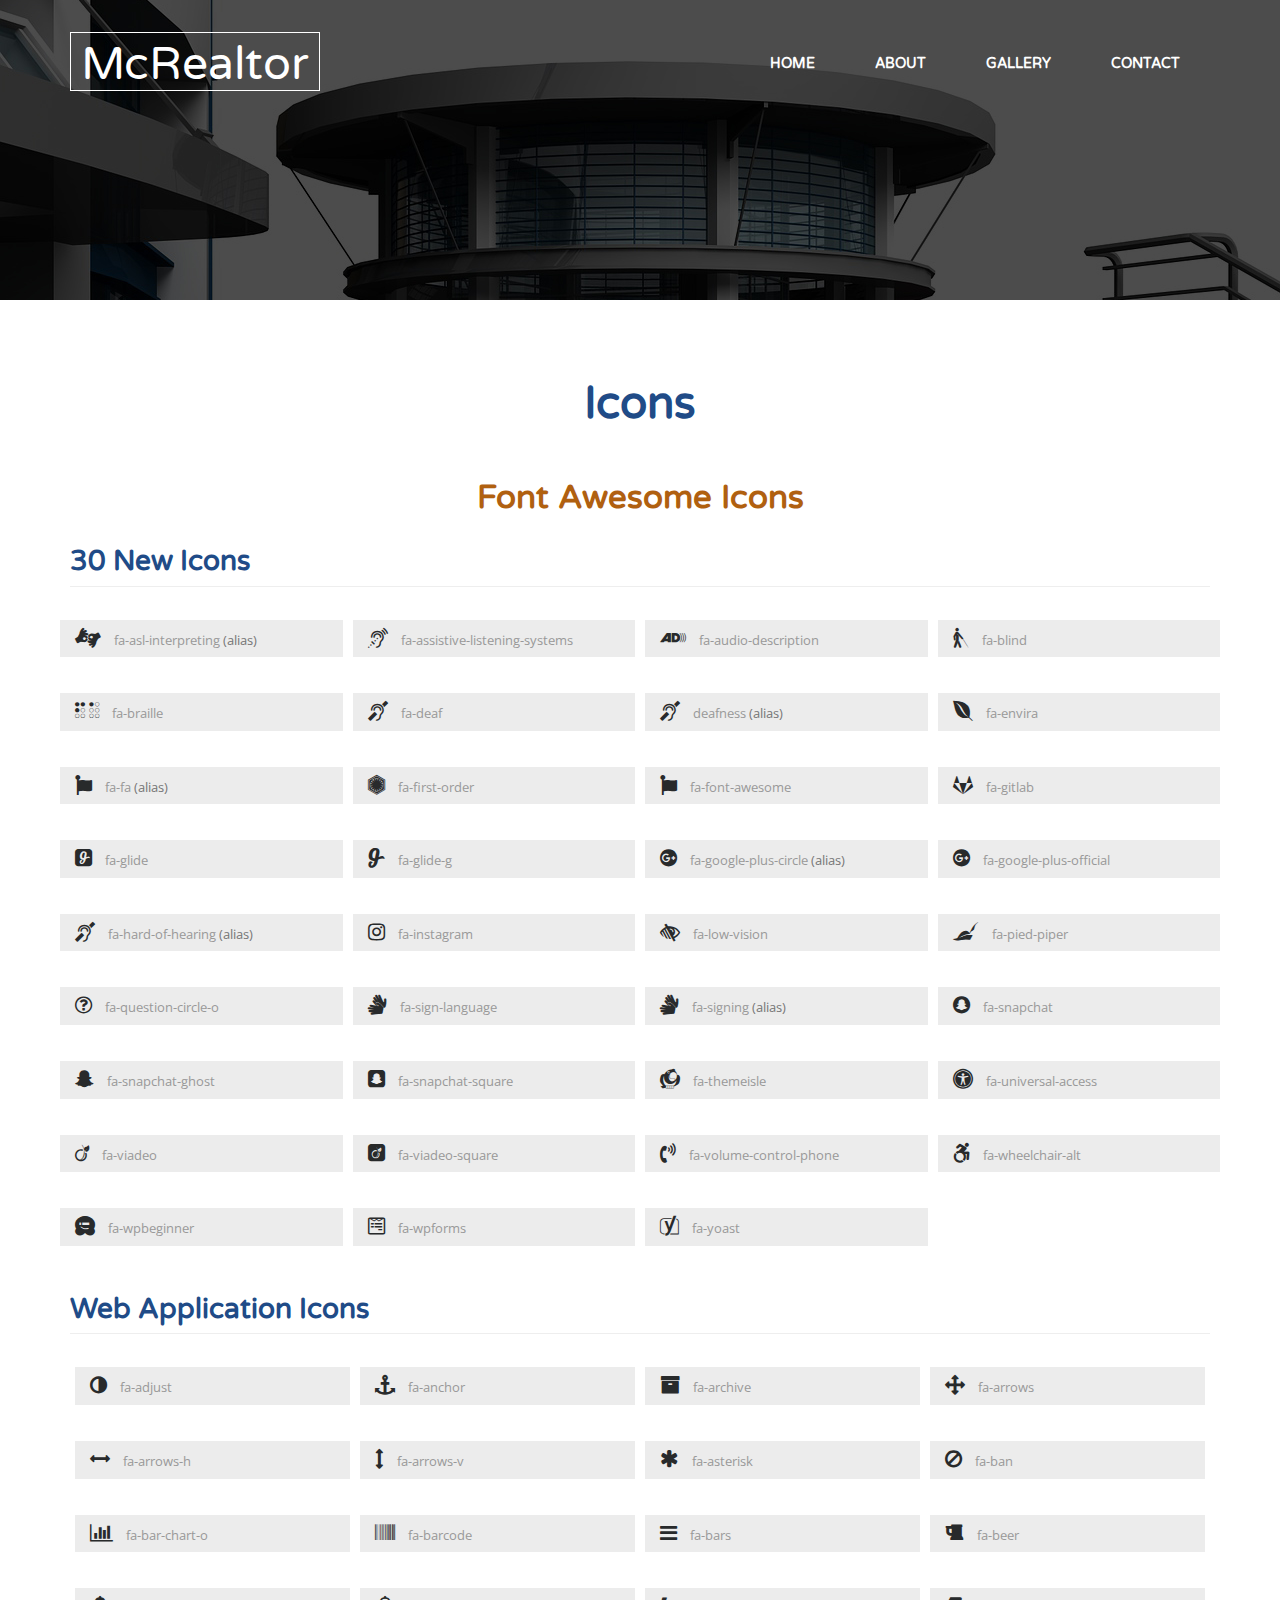
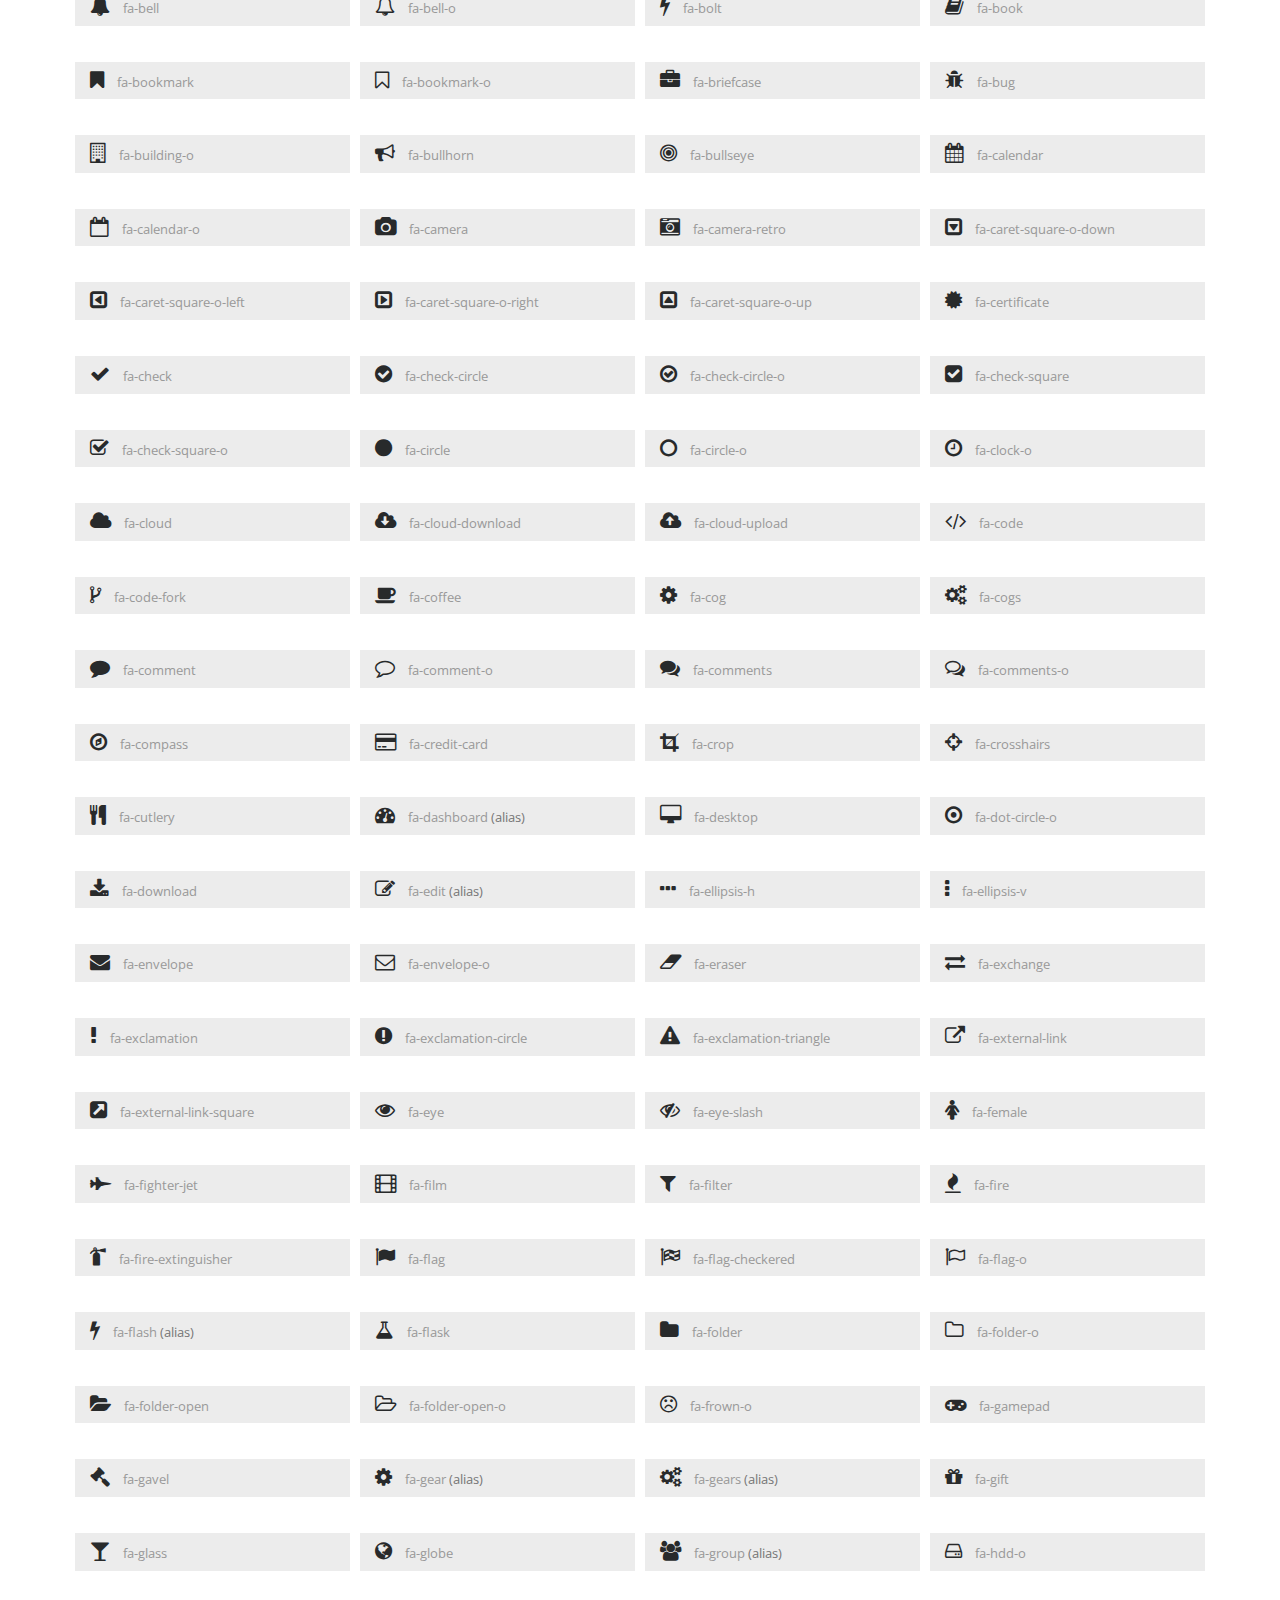
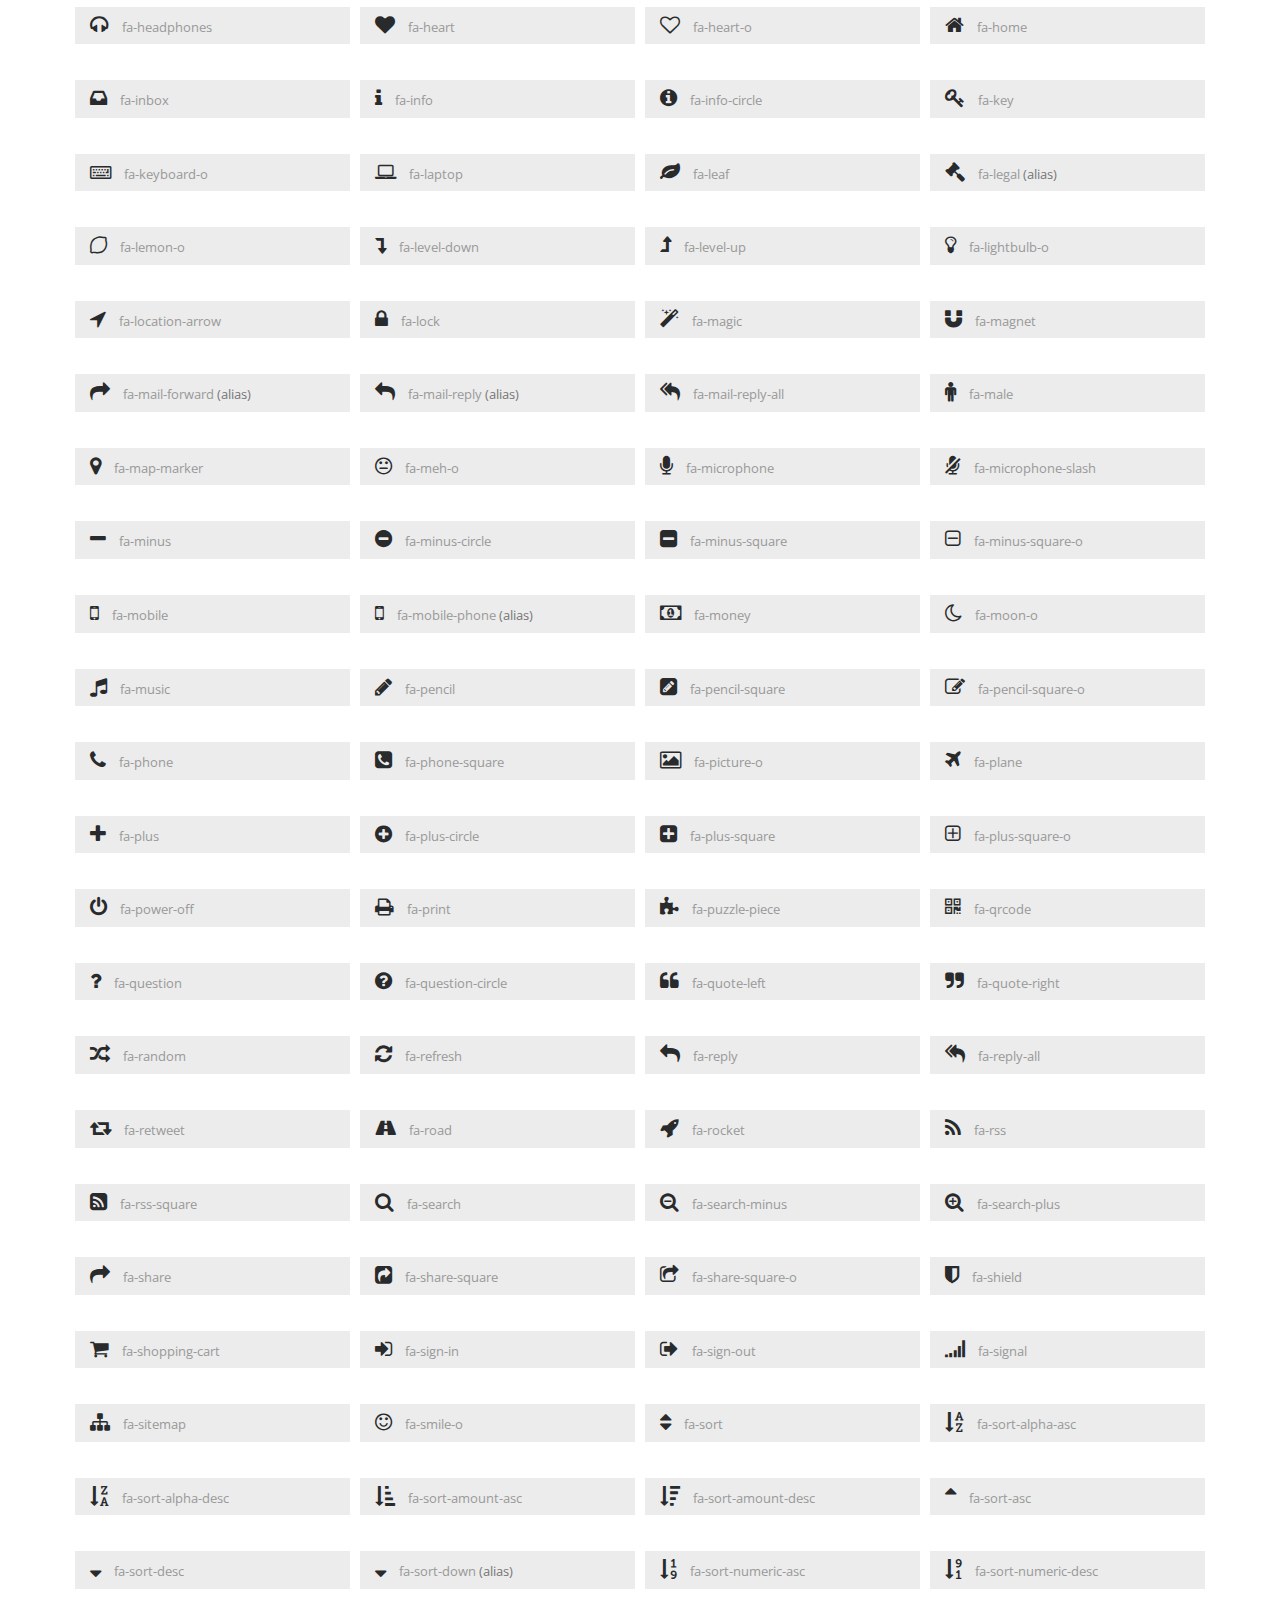
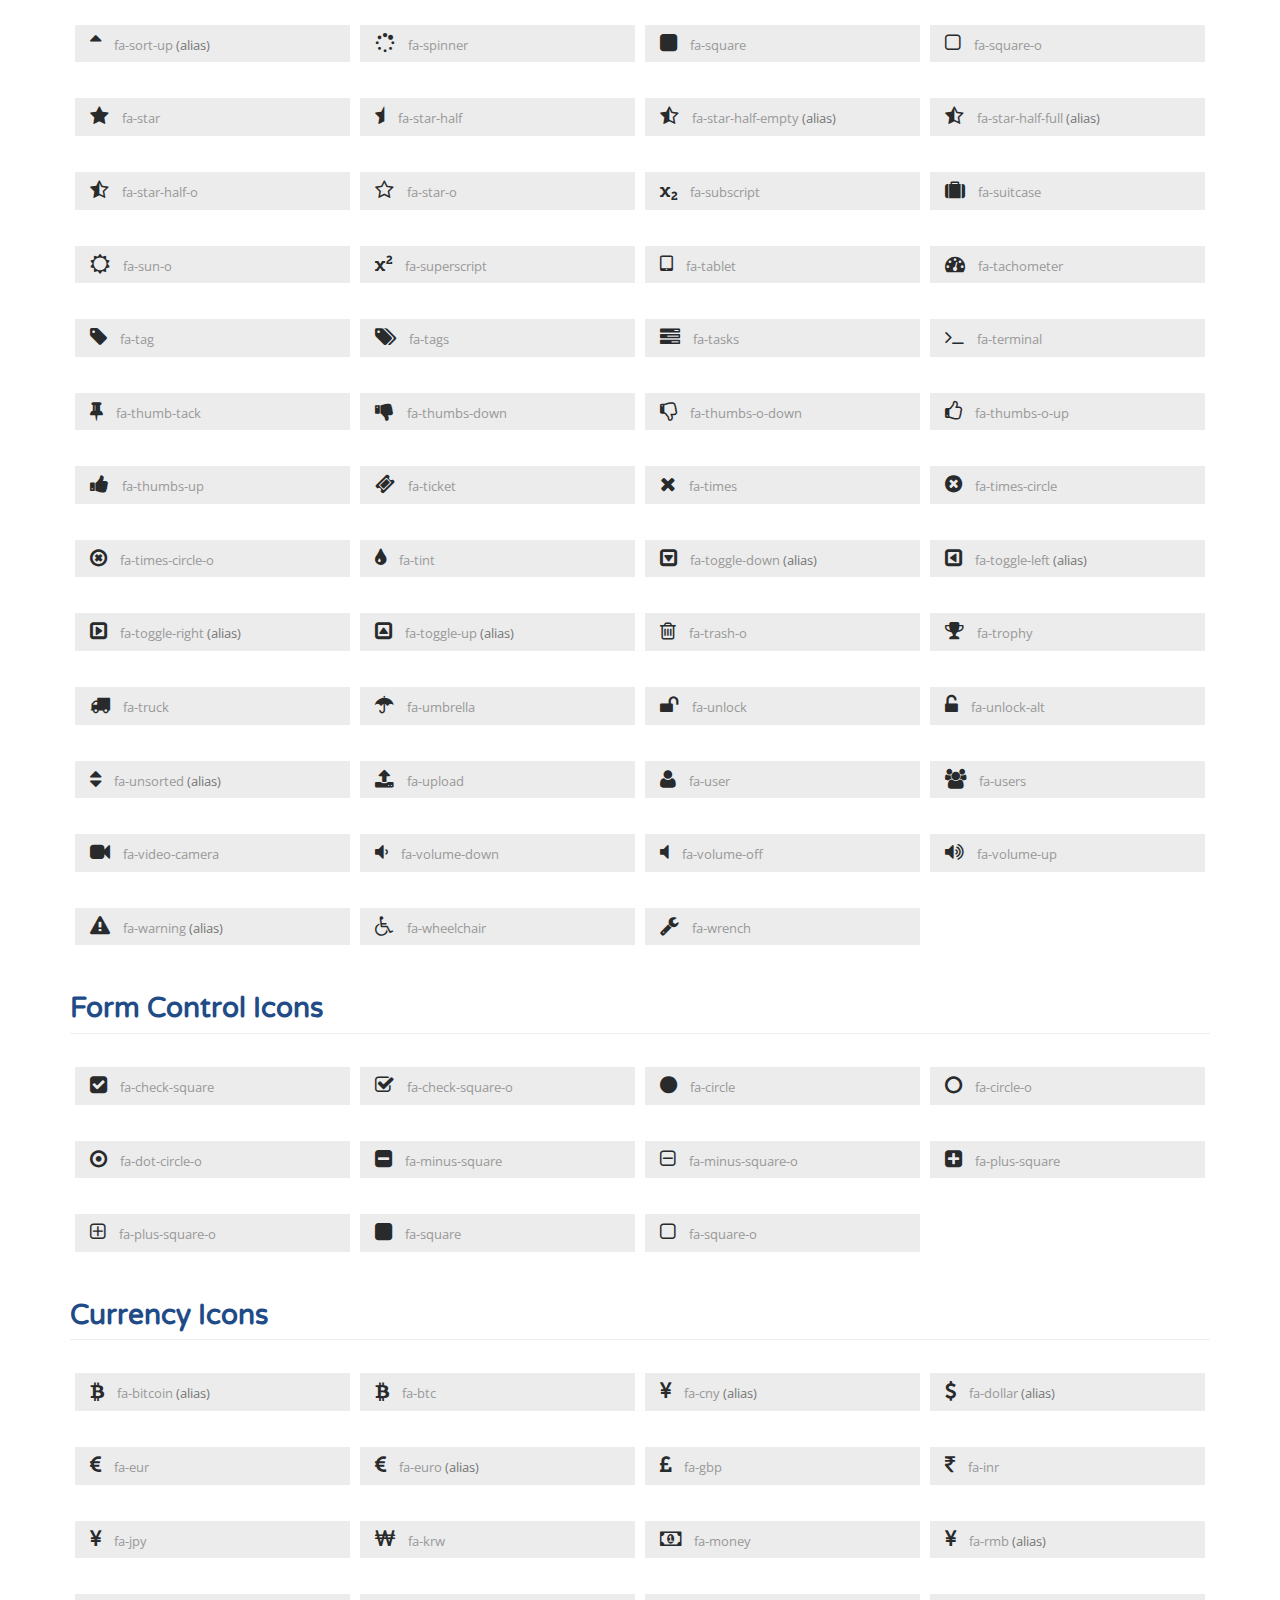
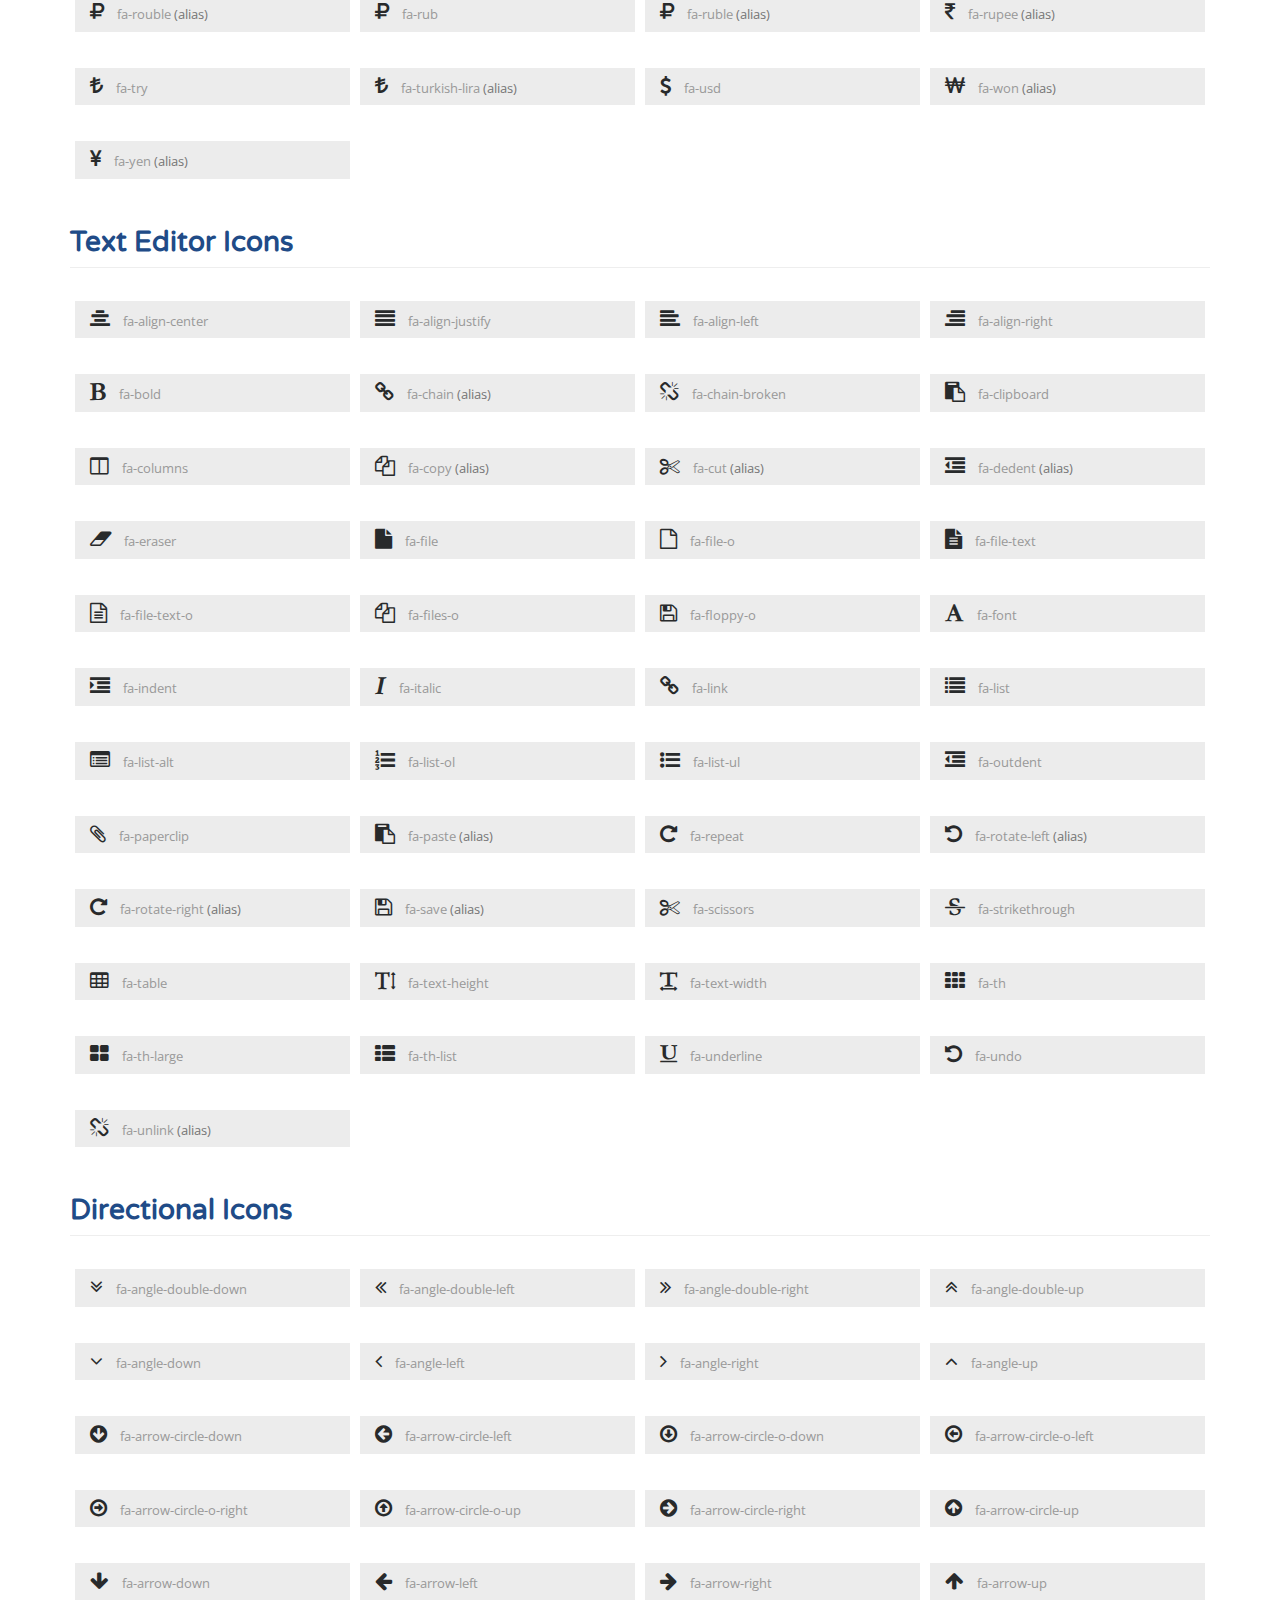
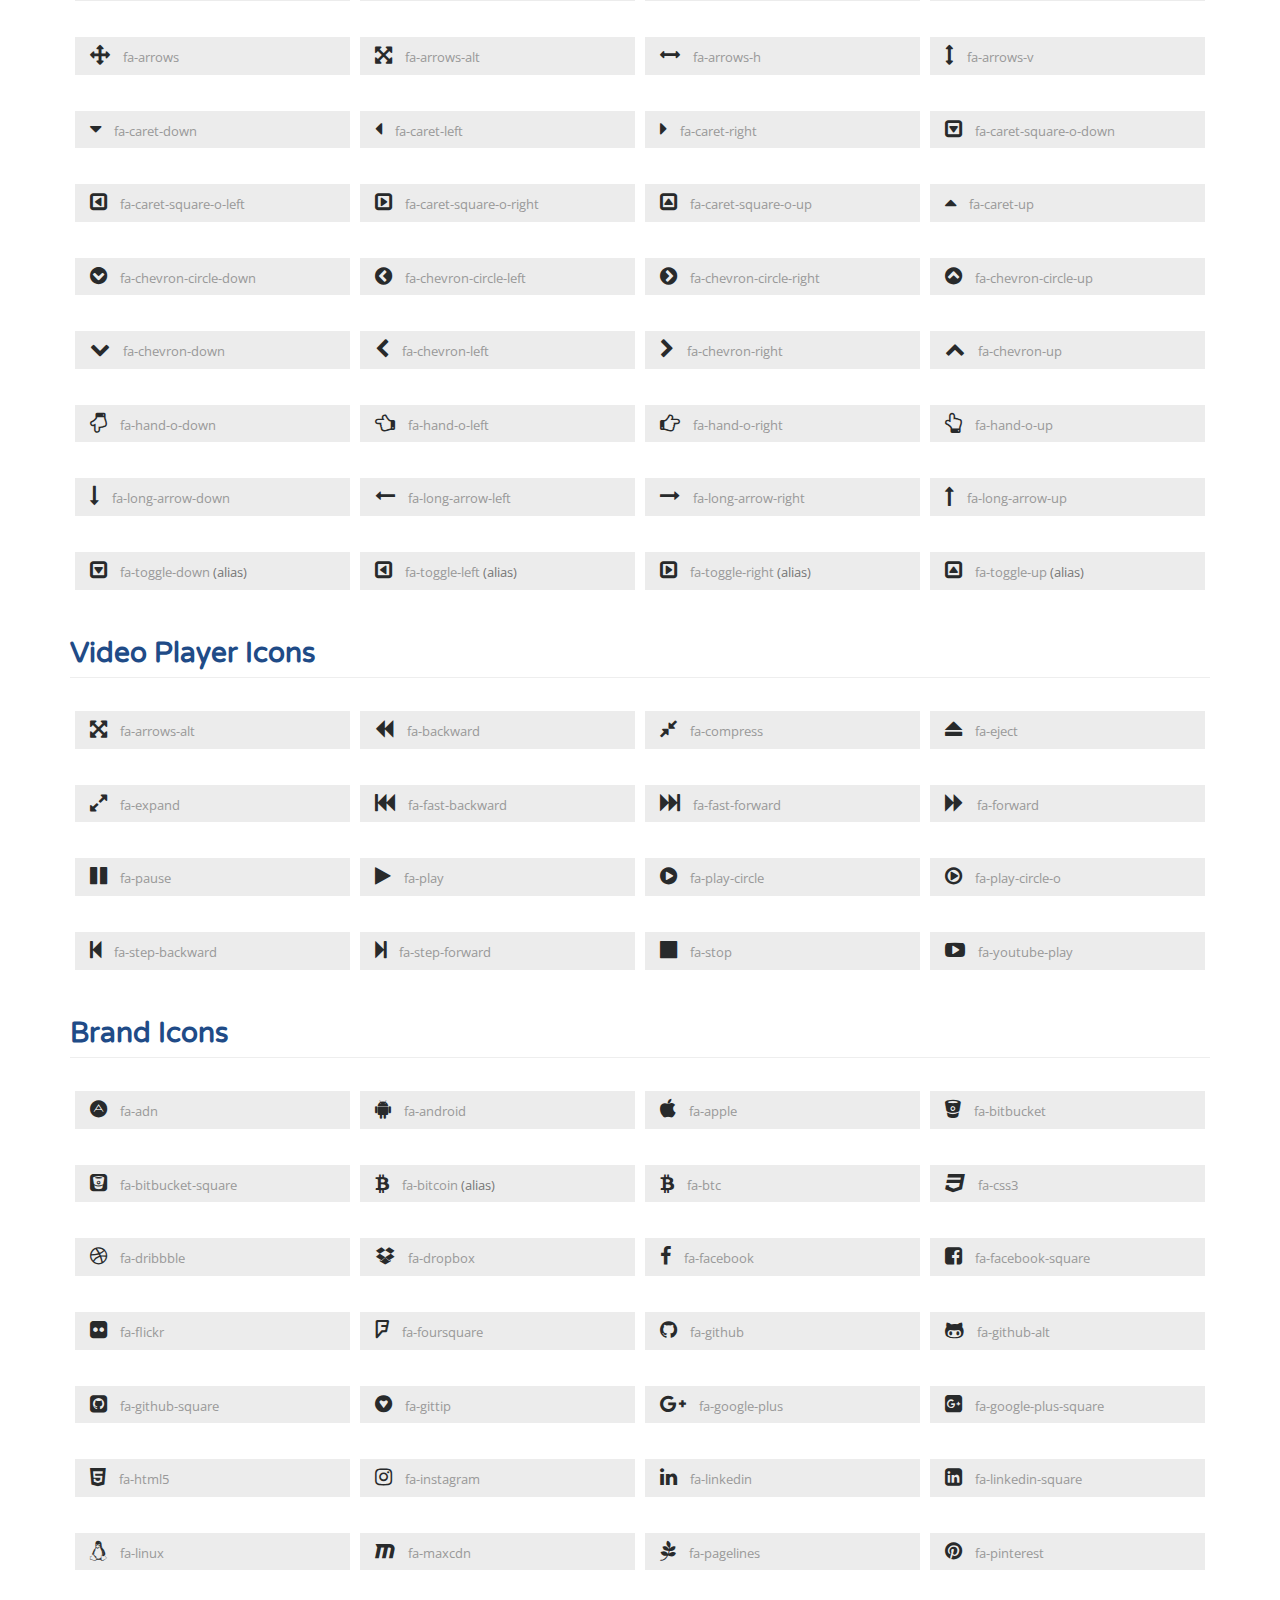
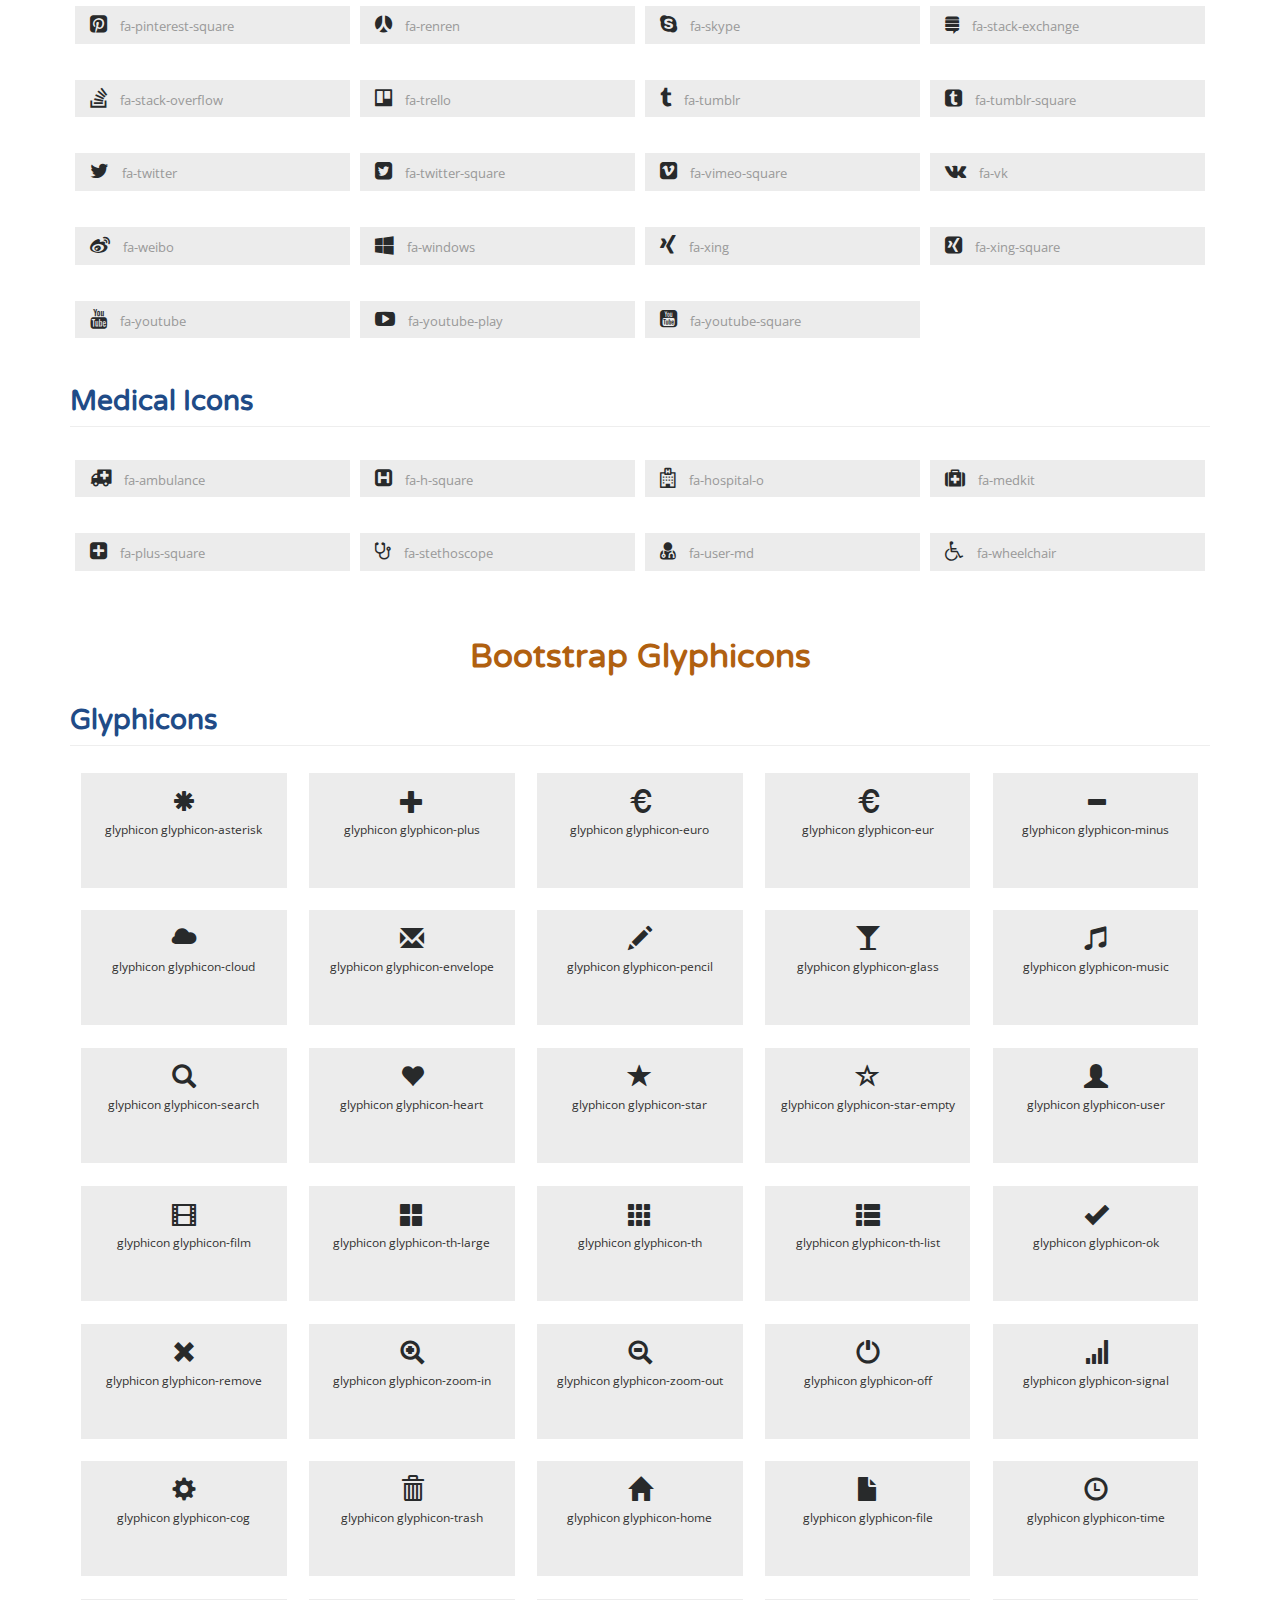
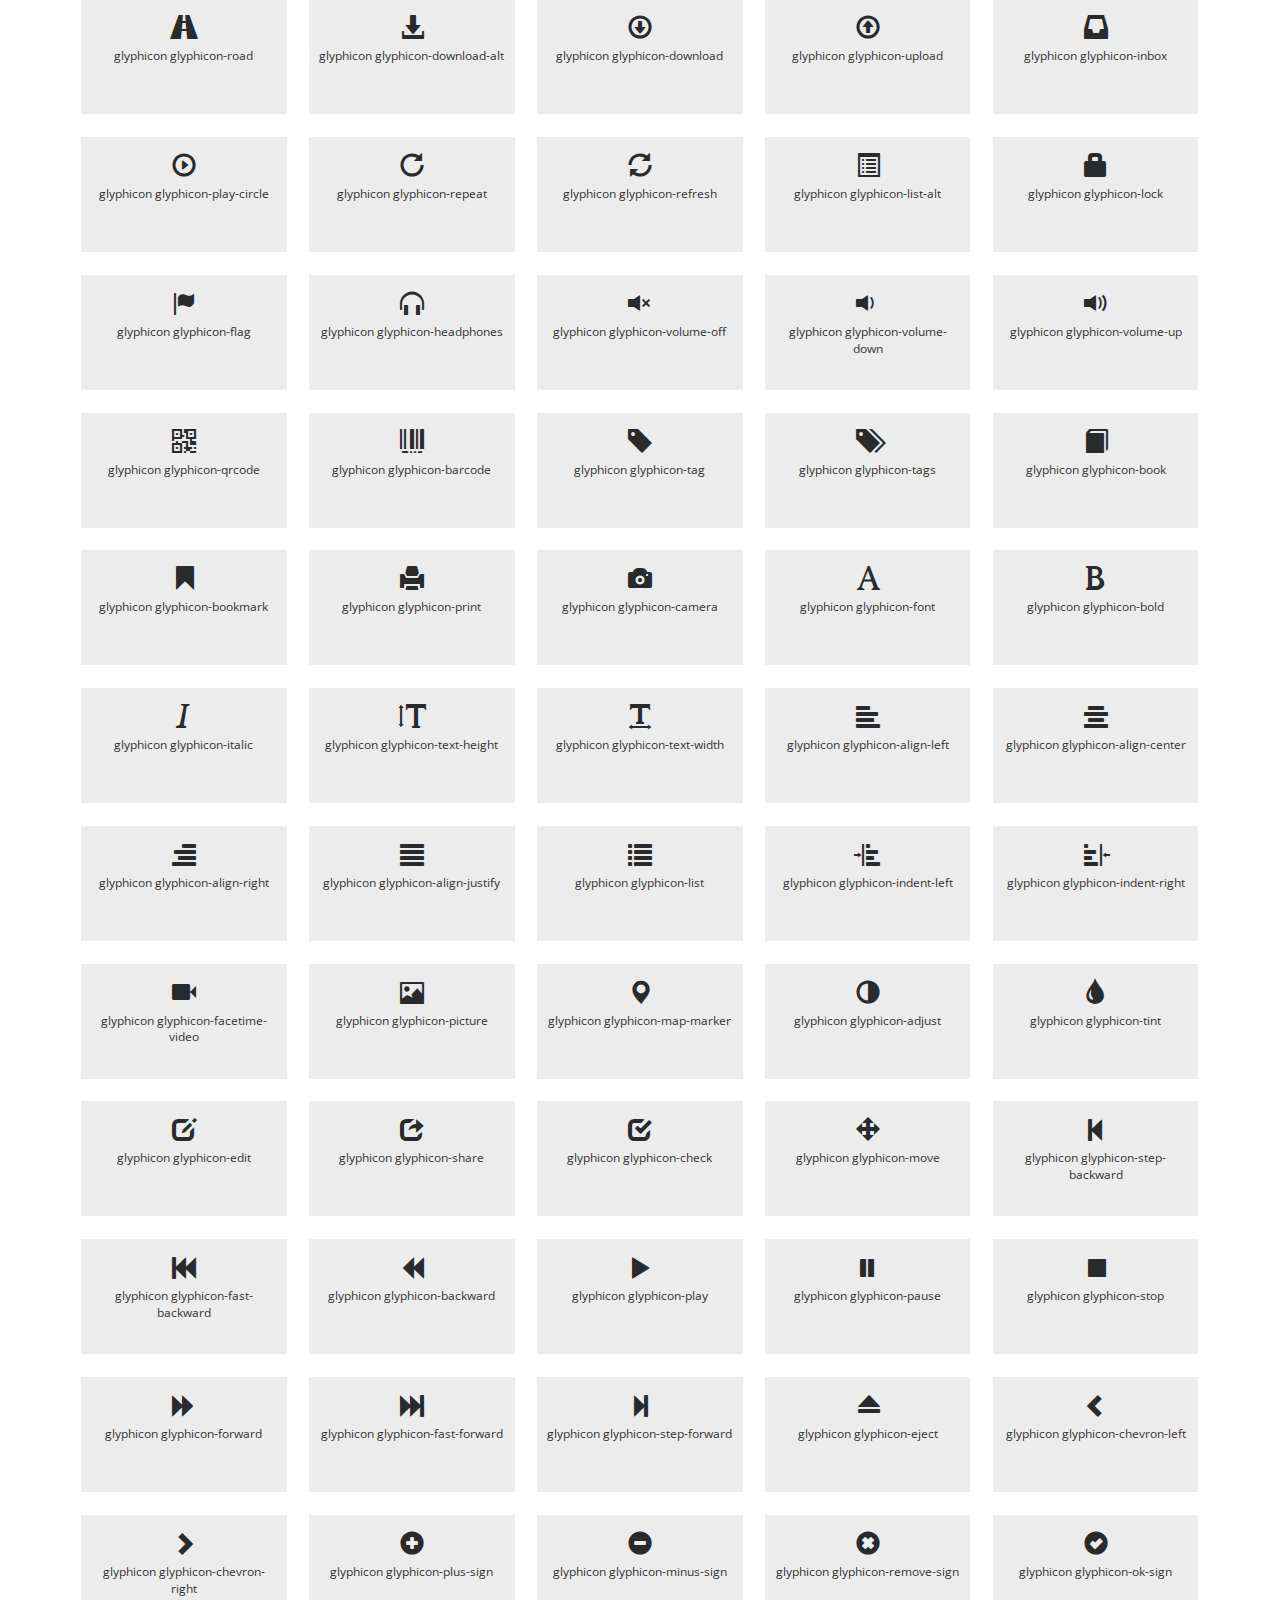
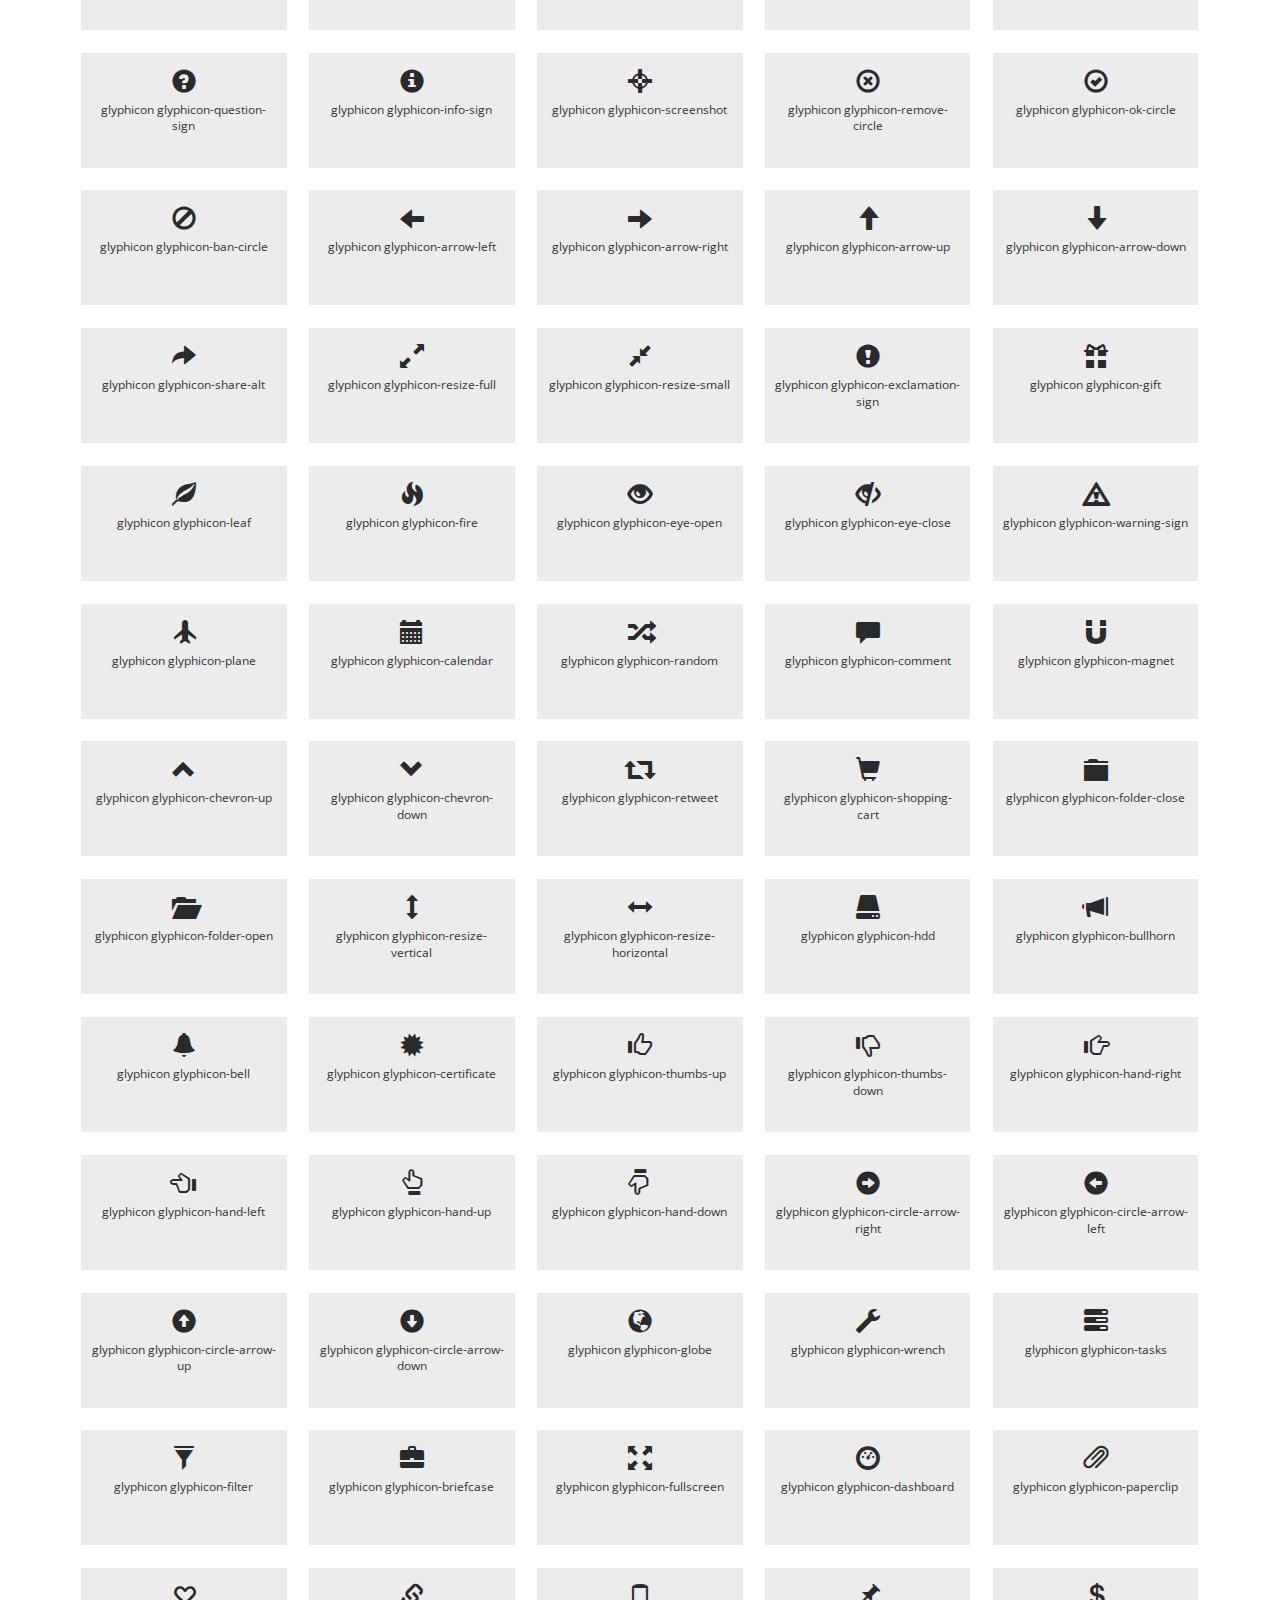
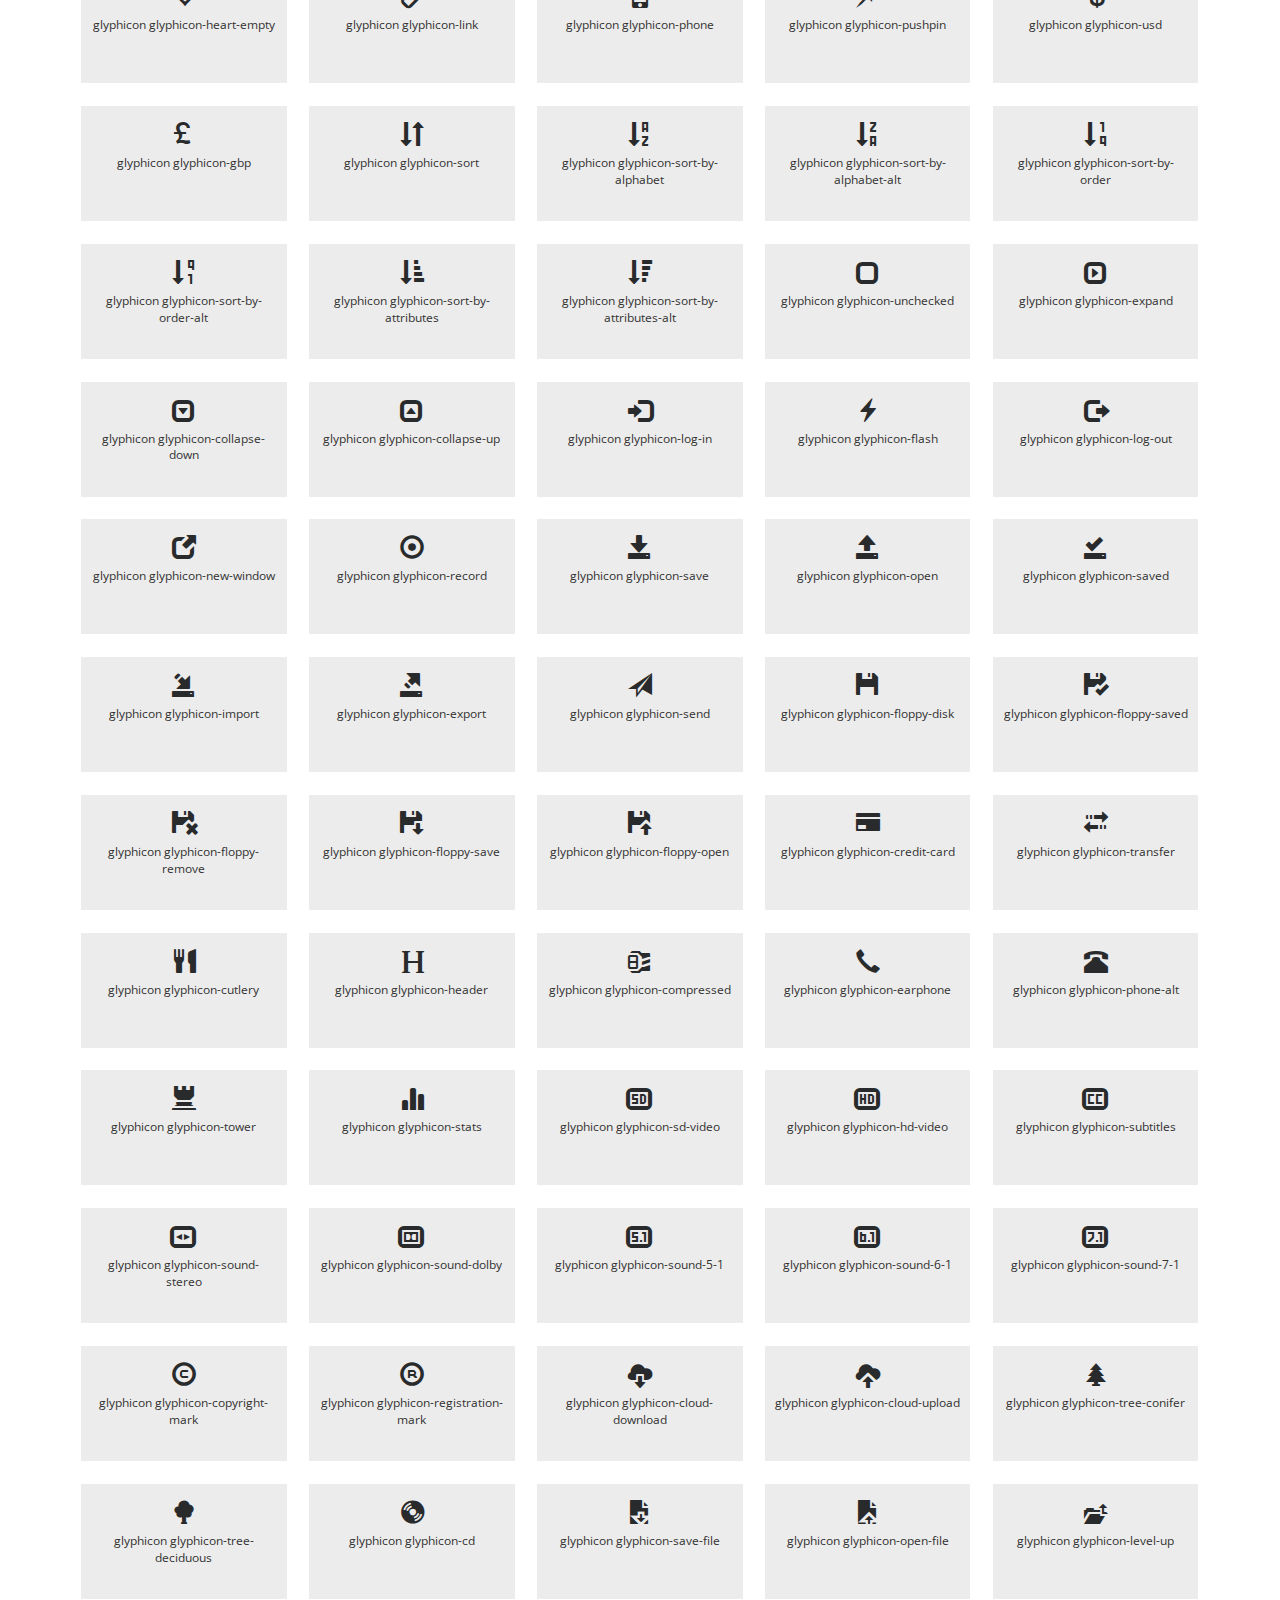
<file: icons.html>
<!DOCTYPE html>
<html lang="en">
<head>
<title>Welcome to McRealtor Incorporation</title>
<!-- for-mobile-apps -->
<meta name="viewport" content="width=device-width, initial-scale=1">
<meta http-equiv="Content-Type" content="text/html; charset=utf-8" />
<meta name="keywords" content="Freehold Responsive web template, Bootstrap Web Templates, Flat Web Templates, Android Compatible web template, 
Smartphone Compatible web template, free webdesigns for Nokia, Samsung, LG, SonyEricsson, Motorola web design" />
<script type="application/x-javascript"> addEventListener("load", function() { setTimeout(hideURLbar, 0); }, false);
		function hideURLbar(){ window.scrollTo(0,1); } </script>
<!-- //for-mobile-apps -->
<link href="css/bootstrap.css" rel="stylesheet" type="text/css" media="all" />
<link href="css/style.css" rel="stylesheet" type="text/css" media="all" />
<!-- js -->
<script type="text/javascript" src="js/jquery-2.1.4.min.js"></script>
<!-- //js -->
<!-- font-awesome icons -->
<link rel="stylesheet" href="css/font-awesome.min.css" />
<!-- //font-awesome icons -->
<link href="//fonts.googleapis.com/css?family=Varela+Round&subset=hebrew" rel="stylesheet">
<link href='//fonts.googleapis.com/css?family=Open+Sans:400,300,300italic,400italic,600,600italic,700,700italic,800,800italic' rel='stylesheet' type='text/css'>
</head>
<body>
<!-- banner1 -->
	<div class="banner1">
		<div class="container">
			<nav class="navbar navbar-default">
				<div class="navbar-header navbar-left">
					<button type="button" class="navbar-toggle collapsed" data-toggle="collapse" data-target="#bs-example-navbar-collapse-1">
						<span class="sr-only">Toggle navigation</span>
						<span class="icon-bar"></span>
						<span class="icon-bar"></span>
						<span class="icon-bar"></span>
					</button>
					<h1><a class="navbar-brand" href="index.html">McRealtor</a></h1>
				</div>
				<!-- Collect the nav links, forms, and other content for toggling -->
				<div class="collapse navbar-collapse navbar-right" id="bs-example-navbar-collapse-1">
					<nav class="cl-effect-13" id="cl-effect-13">
						<ul class="nav navbar-nav">
							<li><a href="index.html">Home</a></li>
							<li><a href="about.html">About</a></li>
							<li><a href="gallery.html">Gallery</a></li>
							<li><a href="contact.html">Contact</a></li>
						</ul>
						
					</nav>
				</div>
			</nav>
			
		</div>
	</div>
<!-- //banner1 -->	
<div class="w3_wthree_agileits_icons main-grid-border">
		<div class="container">
			<h2 class="w3ls_head">Icons</h2>
			<div class="grid_3 grid_4 w3_agileits_icons_page">
						<div class="icons">
							<h3 class="agileits-icons-title">Font Awesome Icons</h3>
							<section id="new">
								<h3 class="page-header page-header icon-subheading">30 New Icons </h3>							  

								<div class="row fontawesome-icon-list">
									
									
									<div class="icon-box col-md-3 col-sm-4"><a class="agile-icon" href="#"><i class="fa fa-asl-interpreting" aria-hidden="true"></i> fa-asl-interpreting <span class="text-muted">(alias)</span></a></div>
									
									<div class="icon-box col-md-3 col-sm-4"><a class="agile-icon" href="#"><i class="fa fa-assistive-listening-systems" aria-hidden="true"></i> fa-assistive-listening-systems</a></div>
									
									<div class="icon-box col-md-3 col-sm-4"><a class="agile-icon" href="#"><i class="fa fa-audio-description" aria-hidden="true"></i> fa-audio-description</a></div>
									
									  <div class="icon-box col-md-3 col-sm-4"><a class="agile-icon" href="#"><i class="fa fa-blind" aria-hidden="true"></i> fa-blind</a></div>
									
									  <div class="icon-box col-md-3 col-sm-4"><a class="agile-icon" href="#"><i class="fa fa-braille" aria-hidden="true"></i> fa-braille</a></div>
									
									  <div class="icon-box col-md-3 col-sm-4"><a class="agile-icon" href="#"><i class="fa fa-deaf" aria-hidden="true"></i> fa-deaf</a></div>
									
									  <div class="icon-box col-md-3 col-sm-4"><a class="agile-icon" href="#"><i class="fa fa-deafness" aria-hidden="true"></i> deafness <span class="text-muted">(alias)</span></a></div>
									
									  <div class="icon-box col-md-3 col-sm-4"><a class="agile-icon" href="#"><i class="fa fa-envira" aria-hidden="true"></i> fa-envira</a></div>
									
									  <div class="icon-box col-md-3 col-sm-4"><a class="agile-icon" href="#"><i class="fa fa-fa" aria-hidden="true"></i> fa-fa <span class="text-muted">(alias)</span></a></div>
									
									  <div class="icon-box col-md-3 col-sm-4"><a class="agile-icon" href="#"><i class="fa fa-first-order" aria-hidden="true"></i> fa-first-order</a></div>
									
									  <div class="icon-box col-md-3 col-sm-4"><a class="agile-icon" href="#"><i class="fa fa-font-awesome" aria-hidden="true"></i> fa-font-awesome</a></div>
									
									  <div class="icon-box col-md-3 col-sm-4"><a class="agile-icon" href="#"><i class="fa fa-gitlab" aria-hidden="true"></i> fa-gitlab</a></div>
									
									  <div class="icon-box col-md-3 col-sm-4"><a class="agile-icon" href="#"><i class="fa fa-glide" aria-hidden="true"></i> fa-glide</a></div>
									
									  <div class="icon-box col-md-3 col-sm-4"><a class="agile-icon" href="#"><i class="fa fa-glide-g" aria-hidden="true"></i> fa-glide-g</a></div>
									
									  <div class="icon-box col-md-3 col-sm-4"><a class="agile-icon" href="#"><i class="fa fa-google-plus-circle" aria-hidden="true"></i> fa-google-plus-circle <span class="text-muted">(alias)</span></a></div>
									
									  <div class="icon-box col-md-3 col-sm-4"><a class="agile-icon" href="#"><i class="fa fa-google-plus-official" aria-hidden="true"></i> fa-google-plus-official</a></div>
									
									  <div class="icon-box col-md-3 col-sm-4"><a class="agile-icon" href="#"><i class="fa fa-hard-of-hearing" aria-hidden="true"></i> fa-hard-of-hearing <span class="text-muted">(alias)</span></a></div>
									
									  <div class="icon-box col-md-3 col-sm-4"><a class="agile-icon" href="#"><i class="fa fa-instagram" aria-hidden="true"></i> fa-instagram</a></div>
									
									  <div class="icon-box col-md-3 col-sm-4"><a class="agile-icon" href="#"><i class="fa fa-low-vision" aria-hidden="true"></i> fa-low-vision</a></div>
									
									  <div class="icon-box col-md-3 col-sm-4"><a class="agile-icon" href="#"><i class="fa fa-pied-piper" aria-hidden="true"></i> fa-pied-piper</a></div>
									
									  <div class="icon-box col-md-3 col-sm-4"><a class="agile-icon" href="#"><i class="fa fa-question-circle-o" aria-hidden="true"></i> fa-question-circle-o</a></div>
									
									  <div class="icon-box col-md-3 col-sm-4"><a class="agile-icon" href="#"><i class="fa fa-sign-language" aria-hidden="true"></i> fa-sign-language</a></div>
									
									  <div class="icon-box col-md-3 col-sm-4"><a class="agile-icon" href="#"><i class="fa fa-signing" aria-hidden="true"></i> fa-signing <span class="text-muted">(alias)</span></a></div>
									
									  <div class="icon-box col-md-3 col-sm-4"><a class="agile-icon" href="#"><i class="fa fa-snapchat" aria-hidden="true"></i> fa-snapchat</a></div>
									
									  <div class="icon-box col-md-3 col-sm-4"><a class="agile-icon" href="#"><i class="fa fa-snapchat-ghost" aria-hidden="true"></i> fa-snapchat-ghost</a></div>
									
									  <div class="icon-box col-md-3 col-sm-4"><a class="agile-icon" href="#"><i class="fa fa-snapchat-square" aria-hidden="true"></i> fa-snapchat-square</a></div>
									
									  <div class="icon-box col-md-3 col-sm-4"><a class="agile-icon" href="#"><i class="fa fa-themeisle" aria-hidden="true"></i> fa-themeisle</a></div>
									
									  <div class="icon-box col-md-3 col-sm-4"><a class="agile-icon" href="#"><i class="fa fa-universal-access" aria-hidden="true"></i> fa-universal-access</a></div>
									
									  <div class="icon-box col-md-3 col-sm-4"><a class="agile-icon" href="#"><i class="fa fa-viadeo" aria-hidden="true"></i> fa-viadeo</a></div>
									
									  <div class="icon-box col-md-3 col-sm-4"><a class="agile-icon" href="#"><i class="fa fa-viadeo-square" aria-hidden="true"></i> fa-viadeo-square</a></div>
									
									  <div class="icon-box col-md-3 col-sm-4"><a class="agile-icon" href="#"><i class="fa fa-volume-control-phone" aria-hidden="true"></i> fa-volume-control-phone</a></div>
									
									  <div class="icon-box col-md-3 col-sm-4"><a class="agile-icon" href="#"><i class="fa fa-wheelchair-alt" aria-hidden="true"></i> fa-wheelchair-alt</a></div>
									
									  <div class="icon-box col-md-3 col-sm-4"><a class="agile-icon" href="#"><i class="fa fa-wpbeginner" aria-hidden="true"></i> fa-wpbeginner</a></div>
									
									  <div class="icon-box col-md-3 col-sm-4"><a class="agile-icon" href="#"><i class="fa fa-wpforms" aria-hidden="true"></i> fa-wpforms</a></div>
									
									  <div class="icon-box col-md-3 col-sm-4"><a class="agile-icon" href="#"><i class="fa fa-yoast" aria-hidden="true"></i> fa-yoast</a></div>
									
								  </div>

								</section>
							<div class="section group">
									<div class="box"> 
										<div class="title ">
											<h3 class="page-header icon-subheading">Web Application Icons</h3>
										</div>
										<div class="box_content"> 
											<div class="fontawesome-icon-list"> 
												<div class="icon-box col-md-3 col-sm-4"><a class="agile-icon" href="#"><i class="fa fa-adjust"></i> fa-adjust</a></div>
										
												<div class="icon-box col-md-3 col-sm-4"><a class="agile-icon" href="#"><i class="fa fa-anchor"></i> fa-anchor</a></div>
										
												<div class="icon-box col-md-3 col-sm-4"><a class="agile-icon" href="#"><i class="fa fa-archive"></i> fa-archive</a></div>
										
												<div class="icon-box col-md-3 col-sm-4"><a class="agile-icon" href="#"><i class="fa fa-arrows"></i> fa-arrows</a></div>
										
												<div class="icon-box col-md-3 col-sm-4"><a class="agile-icon" href="#"><i class="fa fa-arrows-h"></i> fa-arrows-h</a></div>
										
												<div class="icon-box col-md-3 col-sm-4"><a class="agile-icon" href="#"><i class="fa fa-arrows-v"></i> fa-arrows-v</a></div>
										
												<div class="icon-box col-md-3 col-sm-4"><a class="agile-icon" href="#"><i class="fa fa-asterisk"></i> fa-asterisk</a></div>
										
												<div class="icon-box col-md-3 col-sm-4"><a class="agile-icon" href="#"><i class="fa fa-ban"></i> fa-ban</a></div>
										
												<div class="icon-box col-md-3 col-sm-4"><a class="agile-icon" href="#"><i class="fa fa-bar-chart-o"></i> fa-bar-chart-o</a></div>
										
												<div class="icon-box col-md-3 col-sm-4"><a class="agile-icon" href="#"><i class="fa fa-barcode"></i> fa-barcode</a></div>
										
												<div class="icon-box col-md-3 col-sm-4"><a class="agile-icon" href="#"><i class="fa fa-bars"></i> fa-bars</a></div>
										
												<div class="icon-box col-md-3 col-sm-4"><a class="agile-icon" href="#"><i class="fa fa-beer"></i> fa-beer</a></div>
										
												<div class="icon-box col-md-3 col-sm-4"><a class="agile-icon" href="#"><i class="fa fa-bell"></i> fa-bell</a></div>
										
												<div class="icon-box col-md-3 col-sm-4"><a class="agile-icon" href="#"><i class="fa fa-bell-o"></i> fa-bell-o</a></div>
										
												<div class="icon-box col-md-3 col-sm-4"><a class="agile-icon" href="#"><i class="fa fa-bolt"></i> fa-bolt</a></div>
										
												<div class="icon-box col-md-3 col-sm-4"><a class="agile-icon" href="#"><i class="fa fa-book"></i> fa-book</a></div>
										
												<div class="icon-box col-md-3 col-sm-4"><a class="agile-icon" href="#"><i class="fa fa-bookmark"></i> fa-bookmark</a></div>
										
												<div class="icon-box col-md-3 col-sm-4"><a class="agile-icon" href="#"><i class="fa fa-bookmark-o"></i> fa-bookmark-o</a></div>
										
												<div class="icon-box col-md-3 col-sm-4"><a class="agile-icon" href="#"><i class="fa fa-briefcase"></i> fa-briefcase</a></div>
										
												<div class="icon-box col-md-3 col-sm-4"><a class="agile-icon" href="#"><i class="fa fa-bug"></i> fa-bug</a></div>
										
												<div class="icon-box col-md-3 col-sm-4"><a class="agile-icon" href="#"><i class="fa fa-building-o"></i> fa-building-o</a></div>
										
												<div class="icon-box col-md-3 col-sm-4"><a class="agile-icon" href="#"><i class="fa fa-bullhorn"></i> fa-bullhorn</a></div>
										
												<div class="icon-box col-md-3 col-sm-4"><a class="agile-icon" href="#"><i class="fa fa-bullseye"></i> fa-bullseye</a></div>
										
												<div class="icon-box col-md-3 col-sm-4"><a class="agile-icon" href="#"><i class="fa fa-calendar"></i> fa-calendar</a></div>
										
												<div class="icon-box col-md-3 col-sm-4"><a class="agile-icon" href="#"><i class="fa fa-calendar-o"></i> fa-calendar-o</a></div>
										
												<div class="icon-box col-md-3 col-sm-4"><a class="agile-icon" href="#"><i class="fa fa-camera"></i> fa-camera</a></div>
										
												<div class="icon-box col-md-3 col-sm-4"><a class="agile-icon" href="#"><i class="fa fa-camera-retro"></i> fa-camera-retro</a></div>
										
												<div class="icon-box col-md-3 col-sm-4"><a class="agile-icon" href="#"><i class="fa fa-caret-square-o-down"></i> fa-caret-square-o-down</a></div>
										
												<div class="icon-box col-md-3 col-sm-4"><a class="agile-icon" href="#"><i class="fa fa-caret-square-o-left"></i> fa-caret-square-o-left</a></div>
										
												<div class="icon-box col-md-3 col-sm-4"><a class="agile-icon" href="#"><i class="fa fa-caret-square-o-right"></i> fa-caret-square-o-right</a></div>
										
												<div class="icon-box col-md-3 col-sm-4"><a class="agile-icon" href="#"><i class="fa fa-caret-square-o-up"></i> fa-caret-square-o-up</a></div>
										
												<div class="icon-box col-md-3 col-sm-4"><a class="agile-icon" href="#"><i class="fa fa-certificate"></i> fa-certificate</a></div>
										
												<div class="icon-box col-md-3 col-sm-4"><a class="agile-icon" href="#"><i class="fa fa-check"></i> fa-check</a></div>
										
												<div class="icon-box col-md-3 col-sm-4"><a class="agile-icon" href="#"><i class="fa fa-check-circle"></i> fa-check-circle</a></div>
										
												<div class="icon-box col-md-3 col-sm-4"><a class="agile-icon" href="#"><i class="fa fa-check-circle-o"></i> fa-check-circle-o</a></div>
										
												<div class="icon-box col-md-3 col-sm-4"><a class="agile-icon" href="#"><i class="fa fa-check-square"></i> fa-check-square</a></div>
										
												<div class="icon-box col-md-3 col-sm-4"><a class="agile-icon" href="#"><i class="fa fa-check-square-o"></i> fa-check-square-o</a></div>
										
												<div class="icon-box col-md-3 col-sm-4"><a class="agile-icon" href="#"><i class="fa fa-circle"></i> fa-circle</a></div>
										
												<div class="icon-box col-md-3 col-sm-4"><a class="agile-icon" href="#"><i class="fa fa-circle-o"></i> fa-circle-o</a></div>
										
												<div class="icon-box col-md-3 col-sm-4"><a class="agile-icon" href="#"><i class="fa fa-clock-o"></i> fa-clock-o</a></div>
										
												<div class="icon-box col-md-3 col-sm-4"><a class="agile-icon" href="#"><i class="fa fa-cloud"></i> fa-cloud</a></div>
										
												<div class="icon-box col-md-3 col-sm-4"><a class="agile-icon" href="#"><i class="fa fa-cloud-download"></i> fa-cloud-download</a></div>
										
												<div class="icon-box col-md-3 col-sm-4"><a class="agile-icon" href="#"><i class="fa fa-cloud-upload"></i> fa-cloud-upload</a></div>
										
												<div class="icon-box col-md-3 col-sm-4"><a class="agile-icon" href="#"><i class="fa fa-code"></i> fa-code</a></div>
										
												<div class="icon-box col-md-3 col-sm-4"><a class="agile-icon" href="#"><i class="fa fa-code-fork"></i> fa-code-fork</a></div>
										
												<div class="icon-box col-md-3 col-sm-4"><a class="agile-icon" href="#"><i class="fa fa-coffee"></i> fa-coffee</a></div>
										
												<div class="icon-box col-md-3 col-sm-4"><a class="agile-icon" href="#"><i class="fa fa-cog"></i> fa-cog</a></div>
										
												<div class="icon-box col-md-3 col-sm-4"><a class="agile-icon" href="#"><i class="fa fa-cogs"></i> fa-cogs</a></div>
										
												<div class="icon-box col-md-3 col-sm-4"><a class="agile-icon" href="#"><i class="fa fa-comment"></i> fa-comment</a></div>
										
												<div class="icon-box col-md-3 col-sm-4"><a class="agile-icon" href="#"><i class="fa fa-comment-o"></i> fa-comment-o</a></div>
										
												<div class="icon-box col-md-3 col-sm-4"><a class="agile-icon" href="#"><i class="fa fa-comments"></i> fa-comments</a></div>
										
												<div class="icon-box col-md-3 col-sm-4"><a class="agile-icon" href="#"><i class="fa fa-comments-o"></i> fa-comments-o</a></div>
										
												<div class="icon-box col-md-3 col-sm-4"><a class="agile-icon" href="#"><i class="fa fa-compass"></i> fa-compass</a></div>
										
												<div class="icon-box col-md-3 col-sm-4"><a class="agile-icon" href="#"><i class="fa fa-credit-card"></i> fa-credit-card</a></div>
										
												<div class="icon-box col-md-3 col-sm-4"><a class="agile-icon" href="#"><i class="fa fa-crop"></i> fa-crop</a></div>
										
												<div class="icon-box col-md-3 col-sm-4"><a class="agile-icon" href="#"><i class="fa fa-crosshairs"></i> fa-crosshairs</a></div>
										
												<div class="icon-box col-md-3 col-sm-4"><a class="agile-icon" href="#"><i class="fa fa-cutlery"></i> fa-cutlery</a></div>
										
												<div class="icon-box col-md-3 col-sm-4"><a class="agile-icon" href="#"><i class="fa fa-dashboard"></i> fa-dashboard <span class="text-muted">(alias)</span></a></div>
										
												<div class="icon-box col-md-3 col-sm-4"><a class="agile-icon" href="#"><i class="fa fa-desktop"></i> fa-desktop</a></div>
										
												<div class="icon-box col-md-3 col-sm-4"><a class="agile-icon" href="#"><i class="fa fa-dot-circle-o"></i> fa-dot-circle-o</a></div>
										
												<div class="icon-box col-md-3 col-sm-4"><a class="agile-icon" href="#"><i class="fa fa-download"></i> fa-download</a></div>
										
												<div class="icon-box col-md-3 col-sm-4"><a class="agile-icon" href="#"><i class="fa fa-edit"></i> fa-edit <span class="text-muted">(alias)</span></a></div>
										
												<div class="icon-box col-md-3 col-sm-4"><a class="agile-icon" href="#"><i class="fa fa-ellipsis-h"></i> fa-ellipsis-h</a></div>
										
												<div class="icon-box col-md-3 col-sm-4"><a class="agile-icon" href="#"><i class="fa fa-ellipsis-v"></i> fa-ellipsis-v</a></div>
										
												<div class="icon-box col-md-3 col-sm-4"><a class="agile-icon" href="#"><i class="fa fa-envelope"></i> fa-envelope</a></div>
										
												<div class="icon-box col-md-3 col-sm-4"><a class="agile-icon" href="#"><i class="fa fa-envelope-o"></i> fa-envelope-o</a></div>
										
												<div class="icon-box col-md-3 col-sm-4"><a class="agile-icon" href="#"><i class="fa fa-eraser"></i> fa-eraser</a></div>
										
												<div class="icon-box col-md-3 col-sm-4"><a class="agile-icon" href="#"><i class="fa fa-exchange"></i> fa-exchange</a></div>
										
												<div class="icon-box col-md-3 col-sm-4"><a class="agile-icon" href="#"><i class="fa fa-exclamation"></i> fa-exclamation</a></div>
										
												<div class="icon-box col-md-3 col-sm-4"><a class="agile-icon" href="#"><i class="fa fa-exclamation-circle"></i> fa-exclamation-circle</a></div>
										
												<div class="icon-box col-md-3 col-sm-4"><a class="agile-icon" href="#"><i class="fa fa-exclamation-triangle"></i> fa-exclamation-triangle</a></div>
										
												<div class="icon-box col-md-3 col-sm-4"><a class="agile-icon" href="#"><i class="fa fa-external-link"></i> fa-external-link</a></div>
										
												<div class="icon-box col-md-3 col-sm-4"><a class="agile-icon" href="#"><i class="fa fa-external-link-square"></i> fa-external-link-square</a></div>
										
												<div class="icon-box col-md-3 col-sm-4"><a class="agile-icon" href="#"><i class="fa fa-eye"></i> fa-eye</a></div>
										
												<div class="icon-box col-md-3 col-sm-4"><a class="agile-icon" href="#"><i class="fa fa-eye-slash"></i> fa-eye-slash</a></div>
										
												<div class="icon-box col-md-3 col-sm-4"><a class="agile-icon" href="#"><i class="fa fa-female"></i> fa-female</a></div>
										
												<div class="icon-box col-md-3 col-sm-4"><a class="agile-icon" href="#"><i class="fa fa-fighter-jet"></i> fa-fighter-jet</a></div>
										
												<div class="icon-box col-md-3 col-sm-4"><a class="agile-icon" href="#"><i class="fa fa-film"></i> fa-film</a></div>
										
												<div class="icon-box col-md-3 col-sm-4"><a class="agile-icon" href="#"><i class="fa fa-filter"></i> fa-filter</a></div>
										
												<div class="icon-box col-md-3 col-sm-4"><a class="agile-icon" href="#"><i class="fa fa-fire"></i> fa-fire</a></div>
										
												<div class="icon-box col-md-3 col-sm-4"><a class="agile-icon" href="#"><i class="fa fa-fire-extinguisher"></i> fa-fire-extinguisher</a></div>
										
												<div class="icon-box col-md-3 col-sm-4"><a class="agile-icon" href="#"><i class="fa fa-flag"></i> fa-flag</a></div>
										
												<div class="icon-box col-md-3 col-sm-4"><a class="agile-icon" href="#"><i class="fa fa-flag-checkered"></i> fa-flag-checkered</a></div>
										
												<div class="icon-box col-md-3 col-sm-4"><a class="agile-icon" href="#"><i class="fa fa-flag-o"></i> fa-flag-o</a></div>
										
												<div class="icon-box col-md-3 col-sm-4"><a class="agile-icon" href="#"><i class="fa fa-flash"></i> fa-flash <span class="text-muted">(alias)</span></a></div>
										
												<div class="icon-box col-md-3 col-sm-4"><a class="agile-icon" href="#"><i class="fa fa-flask"></i> fa-flask</a></div>
										
												<div class="icon-box col-md-3 col-sm-4"><a class="agile-icon" href="#"><i class="fa fa-folder"></i> fa-folder</a></div>
										
												<div class="icon-box col-md-3 col-sm-4"><a class="agile-icon" href="#"><i class="fa fa-folder-o"></i> fa-folder-o</a></div>
										
												<div class="icon-box col-md-3 col-sm-4"><a class="agile-icon" href="#"><i class="fa fa-folder-open"></i> fa-folder-open</a></div>
										
												<div class="icon-box col-md-3 col-sm-4"><a class="agile-icon" href="#"><i class="fa fa-folder-open-o"></i> fa-folder-open-o</a></div>
										
												<div class="icon-box col-md-3 col-sm-4"><a class="agile-icon" href="#"><i class="fa fa-frown-o"></i> fa-frown-o</a></div>
										
												<div class="icon-box col-md-3 col-sm-4"><a class="agile-icon" href="#"><i class="fa fa-gamepad"></i> fa-gamepad</a></div>
										
												<div class="icon-box col-md-3 col-sm-4"><a class="agile-icon" href="#"><i class="fa fa-gavel"></i> fa-gavel</a></div>
										
												<div class="icon-box col-md-3 col-sm-4"><a class="agile-icon" href="#"><i class="fa fa-gear"></i> fa-gear <span class="text-muted">(alias)</span></a></div>
										
												<div class="icon-box col-md-3 col-sm-4"><a class="agile-icon" href="#"><i class="fa fa-gears"></i> fa-gears <span class="text-muted">(alias)</span></a></div>
										
												<div class="icon-box col-md-3 col-sm-4"><a class="agile-icon" href="#"><i class="fa fa-gift"></i> fa-gift</a></div>
										
												<div class="icon-box col-md-3 col-sm-4"><a class="agile-icon" href="#"><i class="fa fa-glass"></i> fa-glass</a></div>
										
												<div class="icon-box col-md-3 col-sm-4"><a class="agile-icon" href="#"><i class="fa fa-globe"></i> fa-globe</a></div>
										
												<div class="icon-box col-md-3 col-sm-4"><a class="agile-icon" href="#"><i class="fa fa-group"></i> fa-group <span class="text-muted">(alias)</span></a></div>
										
												<div class="icon-box col-md-3 col-sm-4"><a class="agile-icon" href="#"><i class="fa fa-hdd-o"></i> fa-hdd-o</a></div>
										
												<div class="icon-box col-md-3 col-sm-4"><a class="agile-icon" href="#"><i class="fa fa-headphones"></i> fa-headphones</a></div>
										
												<div class="icon-box col-md-3 col-sm-4"><a class="agile-icon" href="#"><i class="fa fa-heart"></i> fa-heart</a></div>
										
												<div class="icon-box col-md-3 col-sm-4"><a class="agile-icon" href="#"><i class="fa fa-heart-o"></i> fa-heart-o</a></div>
										
												<div class="icon-box col-md-3 col-sm-4"><a class="agile-icon" href="#"><i class="fa fa-home"></i> fa-home</a></div>
										
												<div class="icon-box col-md-3 col-sm-4"><a class="agile-icon" href="#"><i class="fa fa-inbox"></i> fa-inbox</a></div>
										
												<div class="icon-box col-md-3 col-sm-4"><a class="agile-icon" href="#"><i class="fa fa-info"></i> fa-info</a></div>
										
												<div class="icon-box col-md-3 col-sm-4"><a class="agile-icon" href="#info-circle"><i class="fa fa-info-circle"></i> fa-info-circle</a></div>
										
												<div class="icon-box col-md-3 col-sm-4"><a class="agile-icon" href="#key"><i class="fa fa-key"></i> fa-key</a></div>
										
												<div class="icon-box col-md-3 col-sm-4"><a class="agile-icon" href="#keyboard-o"><i class="fa fa-keyboard-o"></i> fa-keyboard-o</a></div>
										
												<div class="icon-box col-md-3 col-sm-4"><a class="agile-icon" href="#laptop"><i class="fa fa-laptop"></i> fa-laptop</a></div>
										
												<div class="icon-box col-md-3 col-sm-4"><a class="agile-icon" href="#leaf"><i class="fa fa-leaf"></i> fa-leaf</a></div>
										
												<div class="icon-box col-md-3 col-sm-4"><a class="agile-icon" href="#gavel"><i class="fa fa-legal"></i> fa-legal <span class="text-muted">(alias)</span></a></div>
										
												<div class="icon-box col-md-3 col-sm-4"><a class="agile-icon" href="#lemon-o"><i class="fa fa-lemon-o"></i> fa-lemon-o</a></div>
										
												<div class="icon-box col-md-3 col-sm-4"><a class="agile-icon" href="#level-down"><i class="fa fa-level-down"></i> fa-level-down</a></div>
										
												<div class="icon-box col-md-3 col-sm-4"><a class="agile-icon" href="#level-up"><i class="fa fa-level-up"></i> fa-level-up</a></div>
										
												<div class="icon-box col-md-3 col-sm-4"><a class="agile-icon" href="#lightbulb-o"><i class="fa fa-lightbulb-o"></i> fa-lightbulb-o</a></div>
										
												<div class="icon-box col-md-3 col-sm-4"><a class="agile-icon" href="#location-arrow"><i class="fa fa-location-arrow"></i> fa-location-arrow</a></div>
										
												<div class="icon-box col-md-3 col-sm-4"><a class="agile-icon" href="#lock"><i class="fa fa-lock"></i> fa-lock</a></div>
										
												<div class="icon-box col-md-3 col-sm-4"><a class="agile-icon" href="#magic"><i class="fa fa-magic"></i> fa-magic</a></div>
										
												<div class="icon-box col-md-3 col-sm-4"><a class="agile-icon" href="#magnet"><i class="fa fa-magnet"></i> fa-magnet</a></div>
										
												<div class="icon-box col-md-3 col-sm-4"><a class="agile-icon" href="#share"><i class="fa fa-mail-forward"></i> fa-mail-forward <span class="text-muted">(alias)</span></a></div>
										
												<div class="icon-box col-md-3 col-sm-4"><a class="agile-icon" href="#reply"><i class="fa fa-mail-reply"></i> fa-mail-reply <span class="text-muted">(alias)</span></a></div>
										
												<div class="icon-box col-md-3 col-sm-4"><a class="agile-icon" href="#mail-reply-all"><i class="fa fa-mail-reply-all"></i> fa-mail-reply-all</a></div>
										
												<div class="icon-box col-md-3 col-sm-4"><a class="agile-icon" href="#male"><i class="fa fa-male"></i> fa-male</a></div>
										
												<div class="icon-box col-md-3 col-sm-4"><a class="agile-icon" href="#map-marker"><i class="fa fa-map-marker"></i> fa-map-marker</a></div>
										
												<div class="icon-box col-md-3 col-sm-4"><a class="agile-icon" href="#meh-o"><i class="fa fa-meh-o"></i> fa-meh-o</a></div>
										
												<div class="icon-box col-md-3 col-sm-4"><a class="agile-icon" href="#microphone"><i class="fa fa-microphone"></i> fa-microphone</a></div>
										
												<div class="icon-box col-md-3 col-sm-4"><a class="agile-icon" href="#microphone-slash"><i class="fa fa-microphone-slash"></i> fa-microphone-slash</a></div>
										
												<div class="icon-box col-md-3 col-sm-4"><a class="agile-icon" href="#minus"><i class="fa fa-minus"></i> fa-minus</a></div>
										
												<div class="icon-box col-md-3 col-sm-4"><a class="agile-icon" href="#minus-circle"><i class="fa fa-minus-circle"></i> fa-minus-circle</a></div>
										
												<div class="icon-box col-md-3 col-sm-4"><a class="agile-icon" href="#minus-square"><i class="fa fa-minus-square"></i> fa-minus-square</a></div>
										
												<div class="icon-box col-md-3 col-sm-4"><a class="agile-icon" href="#minus-square-o"><i class="fa fa-minus-square-o"></i> fa-minus-square-o</a></div>
										
												<div class="icon-box col-md-3 col-sm-4"><a class="agile-icon" href="#mobile"><i class="fa fa-mobile"></i> fa-mobile</a></div>
										
												<div class="icon-box col-md-3 col-sm-4"><a class="agile-icon" href="#mobile"><i class="fa fa-mobile-phone"></i> fa-mobile-phone <span class="text-muted">(alias)</span></a></div>
										
												<div class="icon-box col-md-3 col-sm-4"><a class="agile-icon" href="#money"><i class="fa fa-money"></i> fa-money</a></div>
										
												<div class="icon-box col-md-3 col-sm-4"><a class="agile-icon" href="#moon-o"><i class="fa fa-moon-o"></i> fa-moon-o</a></div>
										
												<div class="icon-box col-md-3 col-sm-4"><a class="agile-icon" href="#music"><i class="fa fa-music"></i> fa-music</a></div>
										
												<div class="icon-box col-md-3 col-sm-4"><a class="agile-icon" href="#pencil"><i class="fa fa-pencil"></i> fa-pencil</a></div>
										
												<div class="icon-box col-md-3 col-sm-4"><a class="agile-icon" href="#pencil-square"><i class="fa fa-pencil-square"></i> fa-pencil-square</a></div>
										
												<div class="icon-box col-md-3 col-sm-4"><a class="agile-icon" href="#pencil-square-o"><i class="fa fa-pencil-square-o"></i> fa-pencil-square-o</a></div>
										
												<div class="icon-box col-md-3 col-sm-4"><a class="agile-icon" href="#phone"><i class="fa fa-phone"></i> fa-phone</a></div>
										
												<div class="icon-box col-md-3 col-sm-4"><a class="agile-icon" href="#phone-square"><i class="fa fa-phone-square"></i> fa-phone-square</a></div>
										
												<div class="icon-box col-md-3 col-sm-4"><a class="agile-icon" href="#picture-o"><i class="fa fa-picture-o"></i> fa-picture-o</a></div>
										
												<div class="icon-box col-md-3 col-sm-4"><a class="agile-icon" href="#plane"><i class="fa fa-plane"></i> fa-plane</a></div>
										
												<div class="icon-box col-md-3 col-sm-4"><a class="agile-icon" href="#plus"><i class="fa fa-plus"></i> fa-plus</a></div>
										
												<div class="icon-box col-md-3 col-sm-4"><a class="agile-icon" href="#plus-circle"><i class="fa fa-plus-circle"></i> fa-plus-circle</a></div>
										
												<div class="icon-box col-md-3 col-sm-4"><a class="agile-icon" href="#plus-square"><i class="fa fa-plus-square"></i> fa-plus-square</a></div>
										
												<div class="icon-box col-md-3 col-sm-4"><a class="agile-icon" href="#plus-square-o"><i class="fa fa-plus-square-o"></i> fa-plus-square-o</a></div>
										
												<div class="icon-box col-md-3 col-sm-4"><a class="agile-icon" href="#power-off"><i class="fa fa-power-off"></i> fa-power-off</a></div>
										
												<div class="icon-box col-md-3 col-sm-4"><a class="agile-icon" href="#print"><i class="fa fa-print"></i> fa-print</a></div>
										
												<div class="icon-box col-md-3 col-sm-4"><a class="agile-icon" href="#puzzle-piece"><i class="fa fa-puzzle-piece"></i> fa-puzzle-piece</a></div>
										
												<div class="icon-box col-md-3 col-sm-4"><a class="agile-icon" href="#qrcode"><i class="fa fa-qrcode"></i> fa-qrcode</a></div>
										
												<div class="icon-box col-md-3 col-sm-4"><a class="agile-icon" href="#question"><i class="fa fa-question"></i> fa-question</a></div>
										
												<div class="icon-box col-md-3 col-sm-4"><a class="agile-icon" href="#question-circle"><i class="fa fa-question-circle"></i> fa-question-circle</a></div>
										
												<div class="icon-box col-md-3 col-sm-4"><a class="agile-icon" href="#quote-left"><i class="fa fa-quote-left"></i> fa-quote-left</a></div>
										
												<div class="icon-box col-md-3 col-sm-4"><a class="agile-icon" href="#quote-right"><i class="fa fa-quote-right"></i> fa-quote-right</a></div>
										
												<div class="icon-box col-md-3 col-sm-4"><a class="agile-icon" href="#random"><i class="fa fa-random"></i> fa-random</a></div>
										
												<div class="icon-box col-md-3 col-sm-4"><a class="agile-icon" href="#refresh"><i class="fa fa-refresh"></i> fa-refresh</a></div>
										
												<div class="icon-box col-md-3 col-sm-4"><a class="agile-icon" href="#reply"><i class="fa fa-reply"></i> fa-reply</a></div>
										
												<div class="icon-box col-md-3 col-sm-4"><a class="agile-icon" href="#reply-all"><i class="fa fa-reply-all"></i> fa-reply-all</a></div>
										
												<div class="icon-box col-md-3 col-sm-4"><a class="agile-icon" href="#retweet"><i class="fa fa-retweet"></i> fa-retweet</a></div>
										
												<div class="icon-box col-md-3 col-sm-4"><a class="agile-icon" href="#road"><i class="fa fa-road"></i> fa-road</a></div>
										
												<div class="icon-box col-md-3 col-sm-4"><a class="agile-icon" href="#rocket"><i class="fa fa-rocket"></i> fa-rocket</a></div>
										
												<div class="icon-box col-md-3 col-sm-4"><a class="agile-icon" href="#rss"><i class="fa fa-rss"></i> fa-rss</a></div>
										
												<div class="icon-box col-md-3 col-sm-4"><a class="agile-icon" href="#rss-square"><i class="fa fa-rss-square"></i> fa-rss-square</a></div>
										
												<div class="icon-box col-md-3 col-sm-4"><a class="agile-icon" href="#search"><i class="fa fa-search"></i> fa-search</a></div>
										
												<div class="icon-box col-md-3 col-sm-4"><a class="agile-icon" href="#search-minus"><i class="fa fa-search-minus"></i> fa-search-minus</a></div>
										
												<div class="icon-box col-md-3 col-sm-4"><a class="agile-icon" href="#search-plus"><i class="fa fa-search-plus"></i> fa-search-plus</a></div>
										
												<div class="icon-box col-md-3 col-sm-4"><a class="agile-icon" href="#share"><i class="fa fa-share"></i> fa-share</a></div>
										
												<div class="icon-box col-md-3 col-sm-4"><a class="agile-icon" href="#share-square"><i class="fa fa-share-square"></i> fa-share-square</a></div>
										
												<div class="icon-box col-md-3 col-sm-4"><a class="agile-icon" href="#share-square-o"><i class="fa fa-share-square-o"></i> fa-share-square-o</a></div>
										
												<div class="icon-box col-md-3 col-sm-4"><a class="agile-icon" href="#shield"><i class="fa fa-shield"></i> fa-shield</a></div>
										
												<div class="icon-box col-md-3 col-sm-4"><a class="agile-icon" href="#shopping-cart"><i class="fa fa-shopping-cart"></i> fa-shopping-cart</a></div>
										
												<div class="icon-box col-md-3 col-sm-4"><a class="agile-icon" href="#sign-in"><i class="fa fa-sign-in"></i> fa-sign-in</a></div>
										
												<div class="icon-box col-md-3 col-sm-4"><a class="agile-icon" href="#sign-out"><i class="fa fa-sign-out"></i> fa-sign-out</a></div>
										
												<div class="icon-box col-md-3 col-sm-4"><a class="agile-icon" href="#signal"><i class="fa fa-signal"></i> fa-signal</a></div>
										
												<div class="icon-box col-md-3 col-sm-4"><a class="agile-icon" href="#sitemap"><i class="fa fa-sitemap"></i> fa-sitemap</a></div>
										
												<div class="icon-box col-md-3 col-sm-4"><a class="agile-icon" href="#smile-o"><i class="fa fa-smile-o"></i> fa-smile-o</a></div>
										
												<div class="icon-box col-md-3 col-sm-4"><a class="agile-icon" href="#sort"><i class="fa fa-sort"></i> fa-sort</a></div>
										
												<div class="icon-box col-md-3 col-sm-4"><a class="agile-icon" href="#sort-alpha-asc"><i class="fa fa-sort-alpha-asc"></i> fa-sort-alpha-asc</a></div>
										
												<div class="icon-box col-md-3 col-sm-4"><a class="agile-icon" href="#sort-alpha-desc"><i class="fa fa-sort-alpha-desc"></i> fa-sort-alpha-desc</a></div>
										
												<div class="icon-box col-md-3 col-sm-4"><a class="agile-icon" href="#sort-amount-asc"><i class="fa fa-sort-amount-asc"></i> fa-sort-amount-asc</a></div>
										
												<div class="icon-box col-md-3 col-sm-4"><a class="agile-icon" href="#sort-amount-desc"><i class="fa fa-sort-amount-desc"></i> fa-sort-amount-desc</a></div>
										
												<div class="icon-box col-md-3 col-sm-4"><a class="agile-icon" href="#sort-asc"><i class="fa fa-sort-asc"></i> fa-sort-asc</a></div>
										
												<div class="icon-box col-md-3 col-sm-4"><a class="agile-icon" href="#sort-desc"><i class="fa fa-sort-desc"></i> fa-sort-desc</a></div>
										
												<div class="icon-box col-md-3 col-sm-4"><a class="agile-icon" href="#sort-asc"><i class="fa fa-sort-down"></i> fa-sort-down <span class="text-muted">(alias)</span></a></div>
										
												<div class="icon-box col-md-3 col-sm-4"><a class="agile-icon" href="#sort-numeric-asc"><i class="fa fa-sort-numeric-asc"></i> fa-sort-numeric-asc</a></div>
										
												<div class="icon-box col-md-3 col-sm-4"><a class="agile-icon" href="#sort-numeric-desc"><i class="fa fa-sort-numeric-desc"></i> fa-sort-numeric-desc</a></div>
										
												<div class="icon-box col-md-3 col-sm-4"><a class="agile-icon" href="#sort-desc"><i class="fa fa-sort-up"></i> fa-sort-up <span class="text-muted">(alias)</span></a></div>
										
												<div class="icon-box col-md-3 col-sm-4"><a class="agile-icon" href="#spinner"><i class="fa fa-spinner"></i> fa-spinner</a></div>
										
												<div class="icon-box col-md-3 col-sm-4"><a class="agile-icon" href="#square"><i class="fa fa-square"></i> fa-square</a></div>
										
												<div class="icon-box col-md-3 col-sm-4"><a class="agile-icon" href="#square-o"><i class="fa fa-square-o"></i> fa-square-o</a></div>
										
												<div class="icon-box col-md-3 col-sm-4"><a class="agile-icon" href="#star"><i class="fa fa-star"></i> fa-star</a></div>
										
												<div class="icon-box col-md-3 col-sm-4"><a class="agile-icon" href="#star-half"><i class="fa fa-star-half"></i> fa-star-half</a></div>
										
												<div class="icon-box col-md-3 col-sm-4"><a class="agile-icon" href="#star-half-o"><i class="fa fa-star-half-empty"></i> fa-star-half-empty <span class="text-muted">(alias)</span></a></div>
										
												<div class="icon-box col-md-3 col-sm-4"><a class="agile-icon" href="#star-half-o"><i class="fa fa-star-half-full"></i> fa-star-half-full <span class="text-muted">(alias)</span></a></div>
										
												<div class="icon-box col-md-3 col-sm-4"><a class="agile-icon" href="#star-half-o"><i class="fa fa-star-half-o"></i> fa-star-half-o</a></div>
										
												<div class="icon-box col-md-3 col-sm-4"><a class="agile-icon" href="#star-o"><i class="fa fa-star-o"></i> fa-star-o</a></div>
										
												<div class="icon-box col-md-3 col-sm-4"><a class="agile-icon" href="#subscript"><i class="fa fa-subscript"></i> fa-subscript</a></div>
										
												<div class="icon-box col-md-3 col-sm-4"><a class="agile-icon" href="#suitcase"><i class="fa fa-suitcase"></i> fa-suitcase</a></div>
										
												<div class="icon-box col-md-3 col-sm-4"><a class="agile-icon" href="#sun-o"><i class="fa fa-sun-o"></i> fa-sun-o</a></div>
										
												<div class="icon-box col-md-3 col-sm-4"><a class="agile-icon" href="#superscript"><i class="fa fa-superscript"></i> fa-superscript</a></div>
										
												<div class="icon-box col-md-3 col-sm-4"><a class="agile-icon" href="#tablet"><i class="fa fa-tablet"></i> fa-tablet</a></div>
										
												<div class="icon-box col-md-3 col-sm-4"><a class="agile-icon" href="#tachometer"><i class="fa fa-tachometer"></i> fa-tachometer</a></div>
										
												<div class="icon-box col-md-3 col-sm-4"><a class="agile-icon" href="#tag"><i class="fa fa-tag"></i> fa-tag</a></div>
										
												<div class="icon-box col-md-3 col-sm-4"><a class="agile-icon" href="#tags"><i class="fa fa-tags"></i> fa-tags</a></div>
										
												<div class="icon-box col-md-3 col-sm-4"><a class="agile-icon" href="#tasks"><i class="fa fa-tasks"></i> fa-tasks</a></div>
										
												<div class="icon-box col-md-3 col-sm-4"><a class="agile-icon" href="#terminal"><i class="fa fa-terminal"></i> fa-terminal</a></div>
										
												<div class="icon-box col-md-3 col-sm-4"><a class="agile-icon" href="#thumb-tack"><i class="fa fa-thumb-tack"></i> fa-thumb-tack</a></div>
										
												<div class="icon-box col-md-3 col-sm-4"><a class="agile-icon" href="#thumbs-down"><i class="fa fa-thumbs-down"></i> fa-thumbs-down</a></div>
										
												<div class="icon-box col-md-3 col-sm-4"><a class="agile-icon" href="#thumbs-o-down"><i class="fa fa-thumbs-o-down"></i> fa-thumbs-o-down</a></div>
										
												<div class="icon-box col-md-3 col-sm-4"><a class="agile-icon" href="#thumbs-o-up"><i class="fa fa-thumbs-o-up"></i> fa-thumbs-o-up</a></div>
										
												<div class="icon-box col-md-3 col-sm-4"><a class="agile-icon" href="#thumbs-up"><i class="fa fa-thumbs-up"></i> fa-thumbs-up</a></div>
										
												<div class="icon-box col-md-3 col-sm-4"><a class="agile-icon" href="#ticket"><i class="fa fa-ticket"></i> fa-ticket</a></div>
										
												<div class="icon-box col-md-3 col-sm-4"><a class="agile-icon" href="#times"><i class="fa fa-times"></i> fa-times</a></div>
										
												<div class="icon-box col-md-3 col-sm-4"><a class="agile-icon" href="#times-circle"><i class="fa fa-times-circle"></i> fa-times-circle</a></div>
										
												<div class="icon-box col-md-3 col-sm-4"><a class="agile-icon" href="#times-circle-o"><i class="fa fa-times-circle-o"></i> fa-times-circle-o</a></div>
										
												<div class="icon-box col-md-3 col-sm-4"><a class="agile-icon" href="#tint"><i class="fa fa-tint"></i> fa-tint</a></div>
										
												<div class="icon-box col-md-3 col-sm-4"><a class="agile-icon" href="#caret-square-o-down"><i class="fa fa-toggle-down"></i> fa-toggle-down <span class="text-muted">(alias)</span></a></div>
										
												<div class="icon-box col-md-3 col-sm-4"><a class="agile-icon" href="#caret-square-o-left"><i class="fa fa-toggle-left"></i> fa-toggle-left <span class="text-muted">(alias)</span></a></div>
										
												<div class="icon-box col-md-3 col-sm-4"><a class="agile-icon" href="#caret-square-o-right"><i class="fa fa-toggle-right"></i> fa-toggle-right <span class="text-muted">(alias)</span></a></div>
										
												<div class="icon-box col-md-3 col-sm-4"><a class="agile-icon" href="#caret-square-o-up"><i class="fa fa-toggle-up"></i> fa-toggle-up <span class="text-muted">(alias)</span></a></div>
										
												<div class="icon-box col-md-3 col-sm-4"><a class="agile-icon" href="#trash-o"><i class="fa fa-trash-o"></i> fa-trash-o</a></div>
										
												<div class="icon-box col-md-3 col-sm-4"><a class="agile-icon" href="#trophy"><i class="fa fa-trophy"></i> fa-trophy</a></div>
										
												<div class="icon-box col-md-3 col-sm-4"><a class="agile-icon" href="#truck"><i class="fa fa-truck"></i> fa-truck</a></div>
										
												<div class="icon-box col-md-3 col-sm-4"><a class="agile-icon" href="#umbrella"><i class="fa fa-umbrella"></i> fa-umbrella</a></div>
										
												<div class="icon-box col-md-3 col-sm-4"><a class="agile-icon" href="#unlock"><i class="fa fa-unlock"></i> fa-unlock</a></div>
										
												<div class="icon-box col-md-3 col-sm-4"><a class="agile-icon" href="#unlock-alt"><i class="fa fa-unlock-alt"></i> fa-unlock-alt</a></div>
										
												<div class="icon-box col-md-3 col-sm-4"><a class="agile-icon" href="#sort"><i class="fa fa-unsorted"></i> fa-unsorted <span class="text-muted">(alias)</span></a></div>
										
												<div class="icon-box col-md-3 col-sm-4"><a class="agile-icon" href="#upload"><i class="fa fa-upload"></i> fa-upload</a></div>
										
												<div class="icon-box col-md-3 col-sm-4"><a class="agile-icon" href="#user"><i class="fa fa-user"></i> fa-user</a></div>
										
												<div class="icon-box col-md-3 col-sm-4"><a class="agile-icon" href="#users"><i class="fa fa-users"></i> fa-users</a></div>
										
												<div class="icon-box col-md-3 col-sm-4"><a class="agile-icon" href="#video-camera"><i class="fa fa-video-camera"></i> fa-video-camera</a></div>
										
												<div class="icon-box col-md-3 col-sm-4"><a class="agile-icon" href="#volume-down"><i class="fa fa-volume-down"></i> fa-volume-down</a></div>
										
												<div class="icon-box col-md-3 col-sm-4"><a class="agile-icon" href="#volume-off"><i class="fa fa-volume-off"></i> fa-volume-off</a></div>
										
												<div class="icon-box col-md-3 col-sm-4"><a class="agile-icon" href="#volume-up"><i class="fa fa-volume-up"></i> fa-volume-up</a></div>
										
												<div class="icon-box col-md-3 col-sm-4"><a class="agile-icon" href="#exclamation-triangle"><i class="fa fa-warning"></i> fa-warning <span class="text-muted">(alias)</span></a></div>
										
												<div class="icon-box col-md-3 col-sm-4"><a class="agile-icon" href="#wheelchair"><i class="fa fa-wheelchair"></i> fa-wheelchair</a></div>
										
												<div class="icon-box col-md-3 col-sm-4"><a class="agile-icon" href="#wrench"><i class="fa fa-wrench"></i> fa-wrench</a></div>
												<div class="clearfix"></div>
											</div> 
											<div class="title margin-top">
												<h3 class="page-header icon-subheading">Form Control Icons</h3>
											</div>
											<div class="box_content">
												<div class="fontawesome-icon-list"> 
													<div class="icon-box col-md-3 col-sm-4"><a class="agile-icon" href="#check-square"><i class="fa fa-check-square"></i> fa-check-square</a></div>
									
													<div class="icon-box col-md-3 col-sm-4"><a class="agile-icon" href="#check-square-o"><i class="fa fa-check-square-o"></i> fa-check-square-o</a></div>
									
													<div class="icon-box col-md-3 col-sm-4"><a class="agile-icon" href="#circle"><i class="fa fa-circle"></i> fa-circle</a></div>
									
													<div class="icon-box col-md-3 col-sm-4"><a class="agile-icon" href="#circle-o"><i class="fa fa-circle-o"></i> fa-circle-o</a></div>
									
													<div class="icon-box col-md-3 col-sm-4"><a class="agile-icon" href="#dot-circle-o"><i class="fa fa-dot-circle-o"></i> fa-dot-circle-o</a></div>
									
													<div class="icon-box col-md-3 col-sm-4"><a class="agile-icon" href="#minus-square"><i class="fa fa-minus-square"></i> fa-minus-square</a></div>
									
													<div class="icon-box col-md-3 col-sm-4"><a class="agile-icon" href="#minus-square-o"><i class="fa fa-minus-square-o"></i> fa-minus-square-o</a></div>
									
													<div class="icon-box col-md-3 col-sm-4"><a class="agile-icon" href="#plus-square"><i class="fa fa-plus-square"></i> fa-plus-square</a></div>
									
													<div class="icon-box col-md-3 col-sm-4"><a class="agile-icon" href="#plus-square-o"><i class="fa fa-plus-square-o"></i> fa-plus-square-o</a></div>
									
													<div class="icon-box col-md-3 col-sm-4"><a class="agile-icon" href="#square"><i class="fa fa-square"></i> fa-square</a></div>
									
													<div class="icon-box col-md-3 col-sm-4"><a class="agile-icon" href="#square-o"><i class="fa fa-square-o"></i> fa-square-o</a></div>
													<div class="clearfix"></div>
												</div>
											</div> 
											<div class="title  margin-top">
												<h3 class="page-header icon-subheading">Currency Icons</h3>
											</div>
											<div class="box_content">
												<div class="fontawesome-icon-list">
													<div class="icon-box col-md-3 col-sm-4"><a class="agile-icon" href="#btc"><i class="fa fa-bitcoin"></i> fa-bitcoin <span class="text-muted">(alias)</span></a></div>
									
													<div class="icon-box col-md-3 col-sm-4"><a class="agile-icon" href="#btc"><i class="fa fa-btc"></i> fa-btc</a></div>
									
													<div class="icon-box col-md-3 col-sm-4"><a class="agile-icon" href="#jpy"><i class="fa fa-cny"></i> fa-cny <span class="text-muted">(alias)</span></a></div>
									
													<div class="icon-box col-md-3 col-sm-4"><a class="agile-icon" href="#usd"><i class="fa fa-dollar"></i> fa-dollar <span class="text-muted">(alias)</span></a></div>
									
													<div class="icon-box col-md-3 col-sm-4"><a class="agile-icon" href="#eur"><i class="fa fa-eur"></i> fa-eur</a></div>
									
													<div class="icon-box col-md-3 col-sm-4"><a class="agile-icon" href="#eur"><i class="fa fa-euro"></i> fa-euro <span class="text-muted">(alias)</span></a></div>
									
													<div class="icon-box col-md-3 col-sm-4"><a class="agile-icon" href="#gbp"><i class="fa fa-gbp"></i> fa-gbp</a></div>
									
													<div class="icon-box col-md-3 col-sm-4"><a class="agile-icon" href="#inr"><i class="fa fa-inr"></i> fa-inr</a></div>
									
													<div class="icon-box col-md-3 col-sm-4"><a class="agile-icon" href="#jpy"><i class="fa fa-jpy"></i> fa-jpy</a></div>
									
													<div class="icon-box col-md-3 col-sm-4"><a class="agile-icon" href="#krw"><i class="fa fa-krw"></i> fa-krw</a></div>
									
													<div class="icon-box col-md-3 col-sm-4"><a class="agile-icon" href="#money"><i class="fa fa-money"></i> fa-money</a></div>
									
													<div class="icon-box col-md-3 col-sm-4"><a class="agile-icon" href="#jpy"><i class="fa fa-rmb"></i> fa-rmb <span class="text-muted">(alias)</span></a></div>
									
													<div class="icon-box col-md-3 col-sm-4"><a class="agile-icon" href="#rub"><i class="fa fa-rouble"></i> fa-rouble <span class="text-muted">(alias)</span></a></div>
									
													<div class="icon-box col-md-3 col-sm-4"><a class="agile-icon" href="#rub"><i class="fa fa-rub"></i> fa-rub</a></div>
									
													<div class="icon-box col-md-3 col-sm-4"><a class="agile-icon" href="#rub"><i class="fa fa-ruble"></i> fa-ruble <span class="text-muted">(alias)</span></a></div>
									
													<div class="icon-box col-md-3 col-sm-4"><a class="agile-icon" href="#inr"><i class="fa fa-rupee"></i> fa-rupee <span class="text-muted">(alias)</span></a></div>
									
													<div class="icon-box col-md-3 col-sm-4"><a class="agile-icon" href="#try"><i class="fa fa-try"></i> fa-try</a></div>
									
													<div class="icon-box col-md-3 col-sm-4"><a class="agile-icon" href="#try"><i class="fa fa-turkish-lira"></i> fa-turkish-lira <span class="text-muted">(alias)</span></a></div>
									
													<div class="icon-box col-md-3 col-sm-4"><a class="agile-icon" href="#usd"><i class="fa fa-usd"></i> fa-usd</a></div>
									
													<div class="icon-box col-md-3 col-sm-4"><a class="agile-icon" href="#krw"><i class="fa fa-won"></i> fa-won <span class="text-muted">(alias)</span></a></div>
									
													<div class="icon-box col-md-3 col-sm-4"><a class="agile-icon" href="#jpy"><i class="fa fa-yen"></i> fa-yen <span class="text-muted">(alias)</span></a></div>
													<div class="clearfix"></div>
												</div>
											</div> 
											<div class="title margin-top">
												 <h3 class="page-header icon-subheading">Text Editor Icons</h3>
											</div>
											<div class="box_content">
												<div class="fontawesome-icon-list">
													<div class="icon-box col-md-3 col-sm-4"><a class="agile-icon" href="#align-center"><i class="fa fa-align-center"></i> fa-align-center</a></div>
									
													<div class="icon-box col-md-3 col-sm-4"><a class="agile-icon" href="#align-justify"><i class="fa fa-align-justify"></i> fa-align-justify</a></div>
									
													<div class="icon-box col-md-3 col-sm-4"><a class="agile-icon" href="#align-left"><i class="fa fa-align-left"></i> fa-align-left</a></div>
									
													<div class="icon-box col-md-3 col-sm-4"><a class="agile-icon" href="#align-right"><i class="fa fa-align-right"></i> fa-align-right</a></div>
									
													<div class="icon-box col-md-3 col-sm-4"><a class="agile-icon" href="#bold"><i class="fa fa-bold"></i> fa-bold</a></div>
									
													<div class="icon-box col-md-3 col-sm-4"><a class="agile-icon" href="#link"><i class="fa fa-chain"></i> fa-chain <span class="text-muted">(alias)</span></a></div>
									
													<div class="icon-box col-md-3 col-sm-4"><a class="agile-icon" href="#chain-broken"><i class="fa fa-chain-broken"></i> fa-chain-broken</a></div>
									
													<div class="icon-box col-md-3 col-sm-4"><a class="agile-icon" href="#clipboard"><i class="fa fa-clipboard"></i> fa-clipboard</a></div>
									
													<div class="icon-box col-md-3 col-sm-4"><a class="agile-icon" href="#columns"><i class="fa fa-columns"></i> fa-columns</a></div>
									
													<div class="icon-box col-md-3 col-sm-4"><a class="agile-icon" href="#files-o"><i class="fa fa-copy"></i> fa-copy <span class="text-muted">(alias)</span></a></div>
									
													<div class="icon-box col-md-3 col-sm-4"><a class="agile-icon" href="#scissors"><i class="fa fa-cut"></i> fa-cut <span class="text-muted">(alias)</span></a></div>
									
													<div class="icon-box col-md-3 col-sm-4"><a class="agile-icon" href="#outdent"><i class="fa fa-dedent"></i> fa-dedent <span class="text-muted">(alias)</span></a></div>
									
													<div class="icon-box col-md-3 col-sm-4"><a class="agile-icon" href="#eraser"><i class="fa fa-eraser"></i> fa-eraser</a></div>
									
													<div class="icon-box col-md-3 col-sm-4"><a class="agile-icon" href="#file"><i class="fa fa-file"></i> fa-file</a></div>
									
													<div class="icon-box col-md-3 col-sm-4"><a class="agile-icon" href="#file-o"><i class="fa fa-file-o"></i> fa-file-o</a></div>
									
													<div class="icon-box col-md-3 col-sm-4"><a class="agile-icon" href="#file-text"><i class="fa fa-file-text"></i> fa-file-text</a></div>
									
													<div class="icon-box col-md-3 col-sm-4"><a class="agile-icon" href="#file-text-o"><i class="fa fa-file-text-o"></i> fa-file-text-o</a></div>
									
													<div class="icon-box col-md-3 col-sm-4"><a class="agile-icon" href="#files-o"><i class="fa fa-files-o"></i> fa-files-o</a></div>
									
													<div class="icon-box col-md-3 col-sm-4"><a class="agile-icon" href="#floppy-o"><i class="fa fa-floppy-o"></i> fa-floppy-o</a></div>
									
													<div class="icon-box col-md-3 col-sm-4"><a class="agile-icon" href="#font"><i class="fa fa-font"></i> fa-font</a></div>
									
													<div class="icon-box col-md-3 col-sm-4"><a class="agile-icon" href="#indent"><i class="fa fa-indent"></i> fa-indent</a></div>
									
													<div class="icon-box col-md-3 col-sm-4"><a class="agile-icon" href="#italic"><i class="fa fa-italic"></i> fa-italic</a></div>
									
													<div class="icon-box col-md-3 col-sm-4"><a class="agile-icon" href="#link"><i class="fa fa-link"></i> fa-link</a></div>
									
													<div class="icon-box col-md-3 col-sm-4"><a class="agile-icon" href="#list"><i class="fa fa-list"></i> fa-list</a></div>
									
													<div class="icon-box col-md-3 col-sm-4"><a class="agile-icon" href="#list-alt"><i class="fa fa-list-alt"></i> fa-list-alt</a></div>
									
													<div class="icon-box col-md-3 col-sm-4"><a class="agile-icon" href="#list-ol"><i class="fa fa-list-ol"></i> fa-list-ol</a></div>
									
													<div class="icon-box col-md-3 col-sm-4"><a class="agile-icon" href="#list-ul"><i class="fa fa-list-ul"></i> fa-list-ul</a></div>
									
													<div class="icon-box col-md-3 col-sm-4"><a class="agile-icon" href="#outdent"><i class="fa fa-outdent"></i> fa-outdent</a></div>
									
													<div class="icon-box col-md-3 col-sm-4"><a class="agile-icon" href="#paperclip"><i class="fa fa-paperclip"></i> fa-paperclip</a></div>
									
													<div class="icon-box col-md-3 col-sm-4"><a class="agile-icon" href="#clipboard"><i class="fa fa-paste"></i> fa-paste <span class="text-muted">(alias)</span></a></div>
									
													<div class="icon-box col-md-3 col-sm-4"><a class="agile-icon" href="#repeat"><i class="fa fa-repeat"></i> fa-repeat</a></div>
									
													<div class="icon-box col-md-3 col-sm-4"><a class="agile-icon" href="#undo"><i class="fa fa-rotate-left"></i> fa-rotate-left <span class="text-muted">(alias)</span></a></div>
									
													<div class="icon-box col-md-3 col-sm-4"><a class="agile-icon" href="#repeat"><i class="fa fa-rotate-right"></i> fa-rotate-right <span class="text-muted">(alias)</span></a></div>
									
													<div class="icon-box col-md-3 col-sm-4"><a class="agile-icon" href="#floppy-o"><i class="fa fa-save"></i> fa-save <span class="text-muted">(alias)</span></a></div>
									
													<div class="icon-box col-md-3 col-sm-4"><a class="agile-icon" href="#scissors"><i class="fa fa-scissors"></i> fa-scissors</a></div>
									
													<div class="icon-box col-md-3 col-sm-4"><a class="agile-icon" href="#strikethrough"><i class="fa fa-strikethrough"></i> fa-strikethrough</a></div>
									
													<div class="icon-box col-md-3 col-sm-4"><a class="agile-icon" href="#table"><i class="fa fa-table"></i> fa-table</a></div>
									
													<div class="icon-box col-md-3 col-sm-4"><a class="agile-icon" href="#text-height"><i class="fa fa-text-height"></i> fa-text-height</a></div>
									
													<div class="icon-box col-md-3 col-sm-4"><a class="agile-icon" href="#text-width"><i class="fa fa-text-width"></i> fa-text-width</a></div>
									
													<div class="icon-box col-md-3 col-sm-4"><a class="agile-icon" href="#th"><i class="fa fa-th"></i> fa-th</a></div>
									
													<div class="icon-box col-md-3 col-sm-4"><a class="agile-icon" href="#th-large"><i class="fa fa-th-large"></i> fa-th-large</a></div>
									
													<div class="icon-box col-md-3 col-sm-4"><a class="agile-icon" href="#th-list"><i class="fa fa-th-list"></i> fa-th-list</a></div>
									
													<div class="icon-box col-md-3 col-sm-4"><a class="agile-icon" href="#underline"><i class="fa fa-underline"></i> fa-underline</a></div>
									
													<div class="icon-box col-md-3 col-sm-4"><a class="agile-icon" href="#undo"><i class="fa fa-undo"></i> fa-undo</a></div>
									
													<div class="icon-box col-md-3 col-sm-4"><a class="agile-icon" href="#chain-broken"><i class="fa fa-unlink"></i> fa-unlink <span class="text-muted">(alias)</span></a></div>
													<div class="clearfix"></div>
												</div>
											</div> 
											<div class="title margin-top">
												<h3 class="page-header icon-subheading">Directional Icons</h3>
											</div>
											<div class="box_content">
												<div class="fontawesome-icon-list">
													<div class="icon-box col-md-3 col-sm-4"><a class="agile-icon" href="#angle-double-down"><i class="fa fa-angle-double-down"></i> fa-angle-double-down</a></div>
									
													<div class="icon-box col-md-3 col-sm-4"><a class="agile-icon" href="#angle-double-left"><i class="fa fa-angle-double-left"></i> fa-angle-double-left</a></div>
									
													<div class="icon-box col-md-3 col-sm-4"><a class="agile-icon" href="#angle-double-right"><i class="fa fa-angle-double-right"></i> fa-angle-double-right</a></div>
									
													<div class="icon-box col-md-3 col-sm-4"><a class="agile-icon" href="#angle-double-up"><i class="fa fa-angle-double-up"></i> fa-angle-double-up</a></div>
									
													<div class="icon-box col-md-3 col-sm-4"><a class="agile-icon" href="#angle-down"><i class="fa fa-angle-down"></i> fa-angle-down</a></div>
									
													<div class="icon-box col-md-3 col-sm-4"><a class="agile-icon" href="#angle-left"><i class="fa fa-angle-left"></i> fa-angle-left</a></div>
									
													<div class="icon-box col-md-3 col-sm-4"><a class="agile-icon" href="#angle-right"><i class="fa fa-angle-right"></i> fa-angle-right</a></div>
									
													<div class="icon-box col-md-3 col-sm-4"><a class="agile-icon" href="#angle-up"><i class="fa fa-angle-up"></i> fa-angle-up</a></div>
									
													<div class="icon-box col-md-3 col-sm-4"><a class="agile-icon" href="#arrow-circle-down"><i class="fa fa-arrow-circle-down"></i> fa-arrow-circle-down</a></div>
									
													<div class="icon-box col-md-3 col-sm-4"><a class="agile-icon" href="#arrow-circle-left"><i class="fa fa-arrow-circle-left"></i> fa-arrow-circle-left</a></div>
									
													<div class="icon-box col-md-3 col-sm-4"><a class="agile-icon" href="#arrow-circle-o-down"><i class="fa fa-arrow-circle-o-down"></i> fa-arrow-circle-o-down</a></div>
									
													<div class="icon-box col-md-3 col-sm-4"><a class="agile-icon" href="#arrow-circle-o-left"><i class="fa fa-arrow-circle-o-left"></i> fa-arrow-circle-o-left</a></div>
									
													<div class="icon-box col-md-3 col-sm-4"><a class="agile-icon" href="#arrow-circle-o-right"><i class="fa fa-arrow-circle-o-right"></i> fa-arrow-circle-o-right</a></div>
									
													<div class="icon-box col-md-3 col-sm-4"><a class="agile-icon" href="#arrow-circle-o-up"><i class="fa fa-arrow-circle-o-up"></i> fa-arrow-circle-o-up</a></div>
									
													<div class="icon-box col-md-3 col-sm-4"><a class="agile-icon" href="#arrow-circle-right"><i class="fa fa-arrow-circle-right"></i> fa-arrow-circle-right</a></div>
									
													<div class="icon-box col-md-3 col-sm-4"><a class="agile-icon" href="#arrow-circle-up"><i class="fa fa-arrow-circle-up"></i> fa-arrow-circle-up</a></div>
									
													<div class="icon-box col-md-3 col-sm-4"><a class="agile-icon" href="#arrow-down"><i class="fa fa-arrow-down"></i> fa-arrow-down</a></div>
									
													<div class="icon-box col-md-3 col-sm-4"><a class="agile-icon" href="#arrow-left"><i class="fa fa-arrow-left"></i> fa-arrow-left</a></div>
									
													<div class="icon-box col-md-3 col-sm-4"><a class="agile-icon" href="#arrow-right"><i class="fa fa-arrow-right"></i> fa-arrow-right</a></div>
									
													<div class="icon-box col-md-3 col-sm-4"><a class="agile-icon" href="#arrow-up"><i class="fa fa-arrow-up"></i> fa-arrow-up</a></div>
									
													<div class="icon-box col-md-3 col-sm-4"><a class="agile-icon" href="#arrows"><i class="fa fa-arrows"></i> fa-arrows</a></div>
									
													<div class="icon-box col-md-3 col-sm-4"><a class="agile-icon" href="#arrows-alt"><i class="fa fa-arrows-alt"></i> fa-arrows-alt</a></div>
									
													<div class="icon-box col-md-3 col-sm-4"><a class="agile-icon" href="#arrows-h"><i class="fa fa-arrows-h"></i> fa-arrows-h</a></div>
									
													<div class="icon-box col-md-3 col-sm-4"><a class="agile-icon" href="#arrows-v"><i class="fa fa-arrows-v"></i> fa-arrows-v</a></div>
									
													<div class="icon-box col-md-3 col-sm-4"><a class="agile-icon" href="#caret-down"><i class="fa fa-caret-down"></i> fa-caret-down</a></div>
									
													<div class="icon-box col-md-3 col-sm-4"><a class="agile-icon" href="#caret-left"><i class="fa fa-caret-left"></i> fa-caret-left</a></div>
									
													<div class="icon-box col-md-3 col-sm-4"><a class="agile-icon" href="#caret-right"><i class="fa fa-caret-right"></i> fa-caret-right</a></div>
									
													<div class="icon-box col-md-3 col-sm-4"><a class="agile-icon" href="#caret-square-o-down"><i class="fa fa-caret-square-o-down"></i> fa-caret-square-o-down</a></div>
									
													<div class="icon-box col-md-3 col-sm-4"><a class="agile-icon" href="#caret-square-o-left"><i class="fa fa-caret-square-o-left"></i> fa-caret-square-o-left</a></div>
									
													<div class="icon-box col-md-3 col-sm-4"><a class="agile-icon" href="#caret-square-o-right"><i class="fa fa-caret-square-o-right"></i> fa-caret-square-o-right</a></div>
									
													<div class="icon-box col-md-3 col-sm-4"><a class="agile-icon" href="#caret-square-o-up"><i class="fa fa-caret-square-o-up"></i> fa-caret-square-o-up</a></div>
									
													<div class="icon-box col-md-3 col-sm-4"><a class="agile-icon" href="#caret-up"><i class="fa fa-caret-up"></i> fa-caret-up</a></div>
									
													<div class="icon-box col-md-3 col-sm-4"><a class="agile-icon" href="#chevron-circle-down"><i class="fa fa-chevron-circle-down"></i> fa-chevron-circle-down</a></div>
									
													<div class="icon-box col-md-3 col-sm-4"><a class="agile-icon" href="#chevron-circle-left"><i class="fa fa-chevron-circle-left"></i> fa-chevron-circle-left</a></div>
									
													<div class="icon-box col-md-3 col-sm-4"><a class="agile-icon" href="#chevron-circle-right"><i class="fa fa-chevron-circle-right"></i> fa-chevron-circle-right</a></div>
									
													<div class="icon-box col-md-3 col-sm-4"><a class="agile-icon" href="#chevron-circle-up"><i class="fa fa-chevron-circle-up"></i> fa-chevron-circle-up</a></div>
									
													<div class="icon-box col-md-3 col-sm-4"><a class="agile-icon" href="#chevron-down"><i class="fa fa-chevron-down"></i> fa-chevron-down</a></div>
									
													<div class="icon-box col-md-3 col-sm-4"><a class="agile-icon" href="#chevron-left"><i class="fa fa-chevron-left"></i> fa-chevron-left</a></div>
									
													<div class="icon-box col-md-3 col-sm-4"><a class="agile-icon" href="#chevron-right"><i class="fa fa-chevron-right"></i> fa-chevron-right</a></div>
									
													<div class="icon-box col-md-3 col-sm-4"><a class="agile-icon" href="#chevron-up"><i class="fa fa-chevron-up"></i> fa-chevron-up</a></div>
									
													<div class="icon-box col-md-3 col-sm-4"><a class="agile-icon" href="#hand-o-down"><i class="fa fa-hand-o-down"></i> fa-hand-o-down</a></div>
									
													<div class="icon-box col-md-3 col-sm-4"><a class="agile-icon" href="#hand-o-left"><i class="fa fa-hand-o-left"></i> fa-hand-o-left</a></div>
									
													<div class="icon-box col-md-3 col-sm-4"><a class="agile-icon" href="#hand-o-right"><i class="fa fa-hand-o-right"></i> fa-hand-o-right</a></div>
									
													<div class="icon-box col-md-3 col-sm-4"><a class="agile-icon" href="#hand-o-up"><i class="fa fa-hand-o-up"></i> fa-hand-o-up</a></div>
									
													<div class="icon-box col-md-3 col-sm-4"><a class="agile-icon" href="#long-arrow-down"><i class="fa fa-long-arrow-down"></i> fa-long-arrow-down</a></div>
									
													<div class="icon-box col-md-3 col-sm-4"><a class="agile-icon" href="#long-arrow-left"><i class="fa fa-long-arrow-left"></i> fa-long-arrow-left</a></div>
									
													<div class="icon-box col-md-3 col-sm-4"><a class="agile-icon" href="#long-arrow-right"><i class="fa fa-long-arrow-right"></i> fa-long-arrow-right</a></div>
									
													<div class="icon-box col-md-3 col-sm-4"><a class="agile-icon" href="#long-arrow-up"><i class="fa fa-long-arrow-up"></i> fa-long-arrow-up</a></div>
									
													<div class="icon-box col-md-3 col-sm-4"><a class="agile-icon" href="#caret-square-o-down"><i class="fa fa-toggle-down"></i> fa-toggle-down <span class="text-muted">(alias)</span></a></div>
									
													<div class="icon-box col-md-3 col-sm-4"><a class="agile-icon" href="#caret-square-o-left"><i class="fa fa-toggle-left"></i> fa-toggle-left <span class="text-muted">(alias)</span></a></div>
									
													<div class="icon-box col-md-3 col-sm-4"><a class="agile-icon" href="#caret-square-o-right"><i class="fa fa-toggle-right"></i> fa-toggle-right <span class="text-muted">(alias)</span></a></div>
									
													<div class="icon-box col-md-3 col-sm-4"><a class="agile-icon" href="#caret-square-o-up"><i class="fa fa-toggle-up"></i> fa-toggle-up <span class="text-muted">(alias)</span></a></div>
													<div class="clearfix"></div>
												</div>
											</div>	
										   
											<div class="title margin-top">
												 <h3 class="page-header icon-subheading">Video Player Icons</h3>
											</div>
										   <div class="box_content">
											<div class="fontawesome-icon-list">
													<div class="icon-box col-md-3 col-sm-4"><a class="agile-icon" href="#arrows-alt"><i class="fa fa-arrows-alt"></i> fa-arrows-alt</a></div>
									
													<div class="icon-box col-md-3 col-sm-4"><a class="agile-icon" href="#backward"><i class="fa fa-backward"></i> fa-backward</a></div>
									
													<div class="icon-box col-md-3 col-sm-4"><a class="agile-icon" href="#compress"><i class="fa fa-compress"></i> fa-compress</a></div>
									
													<div class="icon-box col-md-3 col-sm-4"><a class="agile-icon" href="#eject"><i class="fa fa-eject"></i> fa-eject</a></div>
									
													<div class="icon-box col-md-3 col-sm-4"><a class="agile-icon" href="#expand"><i class="fa fa-expand"></i> fa-expand</a></div>
									
													<div class="icon-box col-md-3 col-sm-4"><a class="agile-icon" href="#fast-backward"><i class="fa fa-fast-backward"></i> fa-fast-backward</a></div>
									
													<div class="icon-box col-md-3 col-sm-4"><a class="agile-icon" href="#fast-forward"><i class="fa fa-fast-forward"></i> fa-fast-forward</a></div>
									
													<div class="icon-box col-md-3 col-sm-4"><a class="agile-icon" href="#forward"><i class="fa fa-forward"></i> fa-forward</a></div>
									
													<div class="icon-box col-md-3 col-sm-4"><a class="agile-icon" href="#pause"><i class="fa fa-pause"></i> fa-pause</a></div>
									
													<div class="icon-box col-md-3 col-sm-4"><a class="agile-icon" href="#play"><i class="fa fa-play"></i> fa-play</a></div>
									
													<div class="icon-box col-md-3 col-sm-4"><a class="agile-icon" href="#play-circle"><i class="fa fa-play-circle"></i> fa-play-circle</a></div>
									
													<div class="icon-box col-md-3 col-sm-4"><a class="agile-icon" href="#play-circle-o"><i class="fa fa-play-circle-o"></i> fa-play-circle-o</a></div>
									
													<div class="icon-box col-md-3 col-sm-4"><a class="agile-icon" href="#step-backward"><i class="fa fa-step-backward"></i> fa-step-backward</a></div>
									
													<div class="icon-box col-md-3 col-sm-4"><a class="agile-icon" href="#step-forward"><i class="fa fa-step-forward"></i> fa-step-forward</a></div>
									
													<div class="icon-box col-md-3 col-sm-4"><a class="agile-icon" href="#stop"><i class="fa fa-stop"></i> fa-stop</a></div>
									
													<div class="icon-box col-md-3 col-sm-4"><a class="agile-icon" href="#youtube-play"><i class="fa fa-youtube-play"></i> fa-youtube-play</a></div>
													<div class="clearfix"></div>
												</div>
											</div> 
											<div class="title margin-top">
												<h3 class="page-header icon-subheading">Brand Icons</h3>
											</div>
											<div class="box_content">
												<div class="fontawesome-icon-list">
													<div class="icon-box col-md-3 col-sm-4"><a class="agile-icon" href="#adn"><i class="fa fa-adn"></i> fa-adn</a></div>
									
													<div class="icon-box col-md-3 col-sm-4"><a class="agile-icon" href="#android"><i class="fa fa-android"></i> fa-android</a></div>
									
													<div class="icon-box col-md-3 col-sm-4"><a class="agile-icon" href="#apple"><i class="fa fa-apple"></i> fa-apple</a></div>
									
													<div class="icon-box col-md-3 col-sm-4"><a class="agile-icon" href="#bitbucket"><i class="fa fa-bitbucket"></i> fa-bitbucket</a></div>
									
													<div class="icon-box col-md-3 col-sm-4"><a class="agile-icon" href="#bitbucket-square"><i class="fa fa-bitbucket-square"></i> fa-bitbucket-square</a></div>
									
													<div class="icon-box col-md-3 col-sm-4"><a class="agile-icon" href="#btc"><i class="fa fa-bitcoin"></i> fa-bitcoin <span class="text-muted">(alias)</span></a></div>
									
													<div class="icon-box col-md-3 col-sm-4"><a class="agile-icon" href="#btc"><i class="fa fa-btc"></i> fa-btc</a></div>
									
													<div class="icon-box col-md-3 col-sm-4"><a class="agile-icon" href="#css3"><i class="fa fa-css3"></i> fa-css3</a></div>
									
													<div class="icon-box col-md-3 col-sm-4"><a class="agile-icon" href="#dribbble"><i class="fa fa-dribbble"></i> fa-dribbble</a></div>
									
													<div class="icon-box col-md-3 col-sm-4"><a class="agile-icon" href="#dropbox"><i class="fa fa-dropbox"></i> fa-dropbox</a></div>
									
													<div class="icon-box col-md-3 col-sm-4"><a class="agile-icon" href="#facebook"><i class="fa fa-facebook"></i> fa-facebook</a></div>
									
													<div class="icon-box col-md-3 col-sm-4"><a class="agile-icon" href="#facebook-square"><i class="fa fa-facebook-square"></i> fa-facebook-square</a></div>
									
													<div class="icon-box col-md-3 col-sm-4"><a class="agile-icon" href="#flickr"><i class="fa fa-flickr"></i> fa-flickr</a></div>
									
													<div class="icon-box col-md-3 col-sm-4"><a class="agile-icon" href="#foursquare"><i class="fa fa-foursquare"></i> fa-foursquare</a></div>
									
													<div class="icon-box col-md-3 col-sm-4"><a class="agile-icon" href="#github"><i class="fa fa-github"></i> fa-github</a></div>
									
													<div class="icon-box col-md-3 col-sm-4"><a class="agile-icon" href="#github-alt"><i class="fa fa-github-alt"></i> fa-github-alt</a></div>
									
													<div class="icon-box col-md-3 col-sm-4"><a class="agile-icon" href="#github-square"><i class="fa fa-github-square"></i> fa-github-square</a></div>
									
													<div class="icon-box col-md-3 col-sm-4"><a class="agile-icon" href="#gittip"><i class="fa fa-gittip"></i> fa-gittip</a></div>
									
													<div class="icon-box col-md-3 col-sm-4"><a class="agile-icon" href="#google-plus"><i class="fa fa-google-plus"></i> fa-google-plus</a></div>
									
													<div class="icon-box col-md-3 col-sm-4"><a class="agile-icon" href="#google-plus-square"><i class="fa fa-google-plus-square"></i> fa-google-plus-square</a></div>
									
													<div class="icon-box col-md-3 col-sm-4"><a class="agile-icon" href="#html5"><i class="fa fa-html5"></i> fa-html5</a></div>
									
													<div class="icon-box col-md-3 col-sm-4"><a class="agile-icon" href="#instagram"><i class="fa fa-instagram"></i> fa-instagram</a></div>
									
													<div class="icon-box col-md-3 col-sm-4"><a class="agile-icon" href="#linkedin"><i class="fa fa-linkedin"></i> fa-linkedin</a></div>
									
													<div class="icon-box col-md-3 col-sm-4"><a class="agile-icon" href="#linkedin-square"><i class="fa fa-linkedin-square"></i> fa-linkedin-square</a></div>
									
													<div class="icon-box col-md-3 col-sm-4"><a class="agile-icon" href="#linux"><i class="fa fa-linux"></i> fa-linux</a></div>
									
													<div class="icon-box col-md-3 col-sm-4"><a class="agile-icon" href="#maxcdn"><i class="fa fa-maxcdn"></i> fa-maxcdn</a></div>
									
													<div class="icon-box col-md-3 col-sm-4"><a class="agile-icon" href="#pagelines"><i class="fa fa-pagelines"></i> fa-pagelines</a></div>
									
													<div class="icon-box col-md-3 col-sm-4"><a class="agile-icon" href="#pinterest"><i class="fa fa-pinterest"></i> fa-pinterest</a></div>
									
													<div class="icon-box col-md-3 col-sm-4"><a class="agile-icon" href="#pinterest-square"><i class="fa fa-pinterest-square"></i> fa-pinterest-square</a></div>
									
													<div class="icon-box col-md-3 col-sm-4"><a class="agile-icon" href="#renren"><i class="fa fa-renren"></i> fa-renren</a></div>
									
													<div class="icon-box col-md-3 col-sm-4"><a class="agile-icon" href="#skype"><i class="fa fa-skype"></i> fa-skype</a></div>
									
													<div class="icon-box col-md-3 col-sm-4"><a class="agile-icon" href="#stack-exchange"><i class="fa fa-stack-exchange"></i> fa-stack-exchange</a></div>
									
													<div class="icon-box col-md-3 col-sm-4"><a class="agile-icon" href="#stack-overflow"><i class="fa fa-stack-overflow"></i> fa-stack-overflow</a></div>
									
													<div class="icon-box col-md-3 col-sm-4"><a class="agile-icon" href="#trello"><i class="fa fa-trello"></i> fa-trello</a></div>
									
													<div class="icon-box col-md-3 col-sm-4"><a class="agile-icon" href="#tumblr"><i class="fa fa-tumblr"></i> fa-tumblr</a></div>
									
													<div class="icon-box col-md-3 col-sm-4"><a class="agile-icon" href="#tumblr-square"><i class="fa fa-tumblr-square"></i> fa-tumblr-square</a></div>
									
													<div class="icon-box col-md-3 col-sm-4"><a class="agile-icon" href="#twitter"><i class="fa fa-twitter"></i> fa-twitter</a></div>
									
													<div class="icon-box col-md-3 col-sm-4"><a class="agile-icon" href="#twitter-square"><i class="fa fa-twitter-square"></i> fa-twitter-square</a></div>
									
													<div class="icon-box col-md-3 col-sm-4"><a class="agile-icon" href="#vimeo-square"><i class="fa fa-vimeo-square"></i> fa-vimeo-square</a></div>
									
													<div class="icon-box col-md-3 col-sm-4"><a class="agile-icon" href="#vk"><i class="fa fa-vk"></i> fa-vk</a></div>
									
													<div class="icon-box col-md-3 col-sm-4"><a class="agile-icon" href="#weibo"><i class="fa fa-weibo"></i> fa-weibo</a></div>
									
													<div class="icon-box col-md-3 col-sm-4"><a class="agile-icon" href="#windows"><i class="fa fa-windows"></i> fa-windows</a></div>
									
													<div class="icon-box col-md-3 col-sm-4"><a class="agile-icon" href="#xing"><i class="fa fa-xing"></i> fa-xing</a></div>
									
													<div class="icon-box col-md-3 col-sm-4"><a class="agile-icon" href="#xing-square"><i class="fa fa-xing-square"></i> fa-xing-square</a></div>
									
													<div class="icon-box col-md-3 col-sm-4"><a class="agile-icon" href="#youtube"><i class="fa fa-youtube"></i> fa-youtube</a></div>
									
													<div class="icon-box col-md-3 col-sm-4"><a class="agile-icon" href="#youtube-play"><i class="fa fa-youtube-play"></i> fa-youtube-play</a></div>
									
													<div class="icon-box col-md-3 col-sm-4"><a class="agile-icon" href="#youtube-square"><i class="fa fa-youtube-square"></i> fa-youtube-square</a></div>
													<div class="clearfix"></div>
												</div>
											</div> 
											<div class="title margin-top">
												<h3 class="page-header icon-subheading">Medical Icons</h3>
											</div>
											<div class="box_content">
												<div class="fontawesome-icon-list">
													<div class="icon-box col-md-3 col-sm-4"><a class="agile-icon" href="#ambulance"><i class="fa fa-ambulance"></i> fa-ambulance</a></div>
									
													<div class="icon-box col-md-3 col-sm-4"><a class="agile-icon" href="#h-square"><i class="fa fa-h-square"></i> fa-h-square</a></div>
									
													<div class="icon-box col-md-3 col-sm-4"><a class="agile-icon" href="#hospital-o"><i class="fa fa-hospital-o"></i> fa-hospital-o</a></div>
									
													<div class="icon-box col-md-3 col-sm-4"><a class="agile-icon" href="#medkit"><i class="fa fa-medkit"></i> fa-medkit</a></div>
									
													<div class="icon-box col-md-3 col-sm-4"><a class="agile-icon" href="#plus-square"><i class="fa fa-plus-square"></i> fa-plus-square</a></div>
									
													<div class="icon-box col-md-3 col-sm-4"><a class="agile-icon" href="#stethoscope"><i class="fa fa-stethoscope"></i> fa-stethoscope</a></div>
									
													<div class="icon-box col-md-3 col-sm-4"><a class="agile-icon" href="#user-md"><i class="fa fa-user-md"></i> fa-user-md</a></div>
									
													<div class="icon-box col-md-3 col-sm-4"><a class="agile-icon" href="#wheelchair"><i class="fa fa-wheelchair"></i> fa-wheelchair</a></div>
													<div class="clearfix"></div>
												</div>
											</div>   
										</div>
									</div>
							</div> 
						</div>
					</div>
			<div class="grid_3 grid_4">
				<h3 class="agileits-icons-title">Bootstrap Glyphicons</h3>
				<h3 class="page-header icon-subheading">Glyphicons</h3>
				<div class="bs-glyphicons"> <ul class="bs-glyphicons-list"> <li> <span class="glyphicon glyphicon-asterisk" aria-hidden="true"></span> <span class="glyphicon-class">glyphicon glyphicon-asterisk</span> </li> <li> <span class="glyphicon glyphicon-plus" aria-hidden="true"></span> <span class="glyphicon-class">glyphicon glyphicon-plus</span> </li> <li> <span class="glyphicon glyphicon-euro" aria-hidden="true"></span> <span class="glyphicon-class">glyphicon glyphicon-euro</span> </li> <li> <span class="glyphicon glyphicon-eur" aria-hidden="true"></span> <span class="glyphicon-class">glyphicon glyphicon-eur</span> </li> <li> <span class="glyphicon glyphicon-minus" aria-hidden="true"></span> <span class="glyphicon-class">glyphicon glyphicon-minus</span> </li> <li> <span class="glyphicon glyphicon-cloud" aria-hidden="true"></span> <span class="glyphicon-class">glyphicon glyphicon-cloud</span> </li> <li> <span class="glyphicon glyphicon-envelope" aria-hidden="true"></span> <span class="glyphicon-class">glyphicon glyphicon-envelope</span> </li> <li> <span class="glyphicon glyphicon-pencil" aria-hidden="true"></span> <span class="glyphicon-class">glyphicon glyphicon-pencil</span> </li> <li> <span class="glyphicon glyphicon-glass" aria-hidden="true"></span> <span class="glyphicon-class">glyphicon glyphicon-glass</span> </li> <li> <span class="glyphicon glyphicon-music" aria-hidden="true"></span> <span class="glyphicon-class">glyphicon glyphicon-music</span> </li> <li> <span class="glyphicon glyphicon-search" aria-hidden="true"></span> <span class="glyphicon-class">glyphicon glyphicon-search</span> </li> <li> <span class="glyphicon glyphicon-heart" aria-hidden="true"></span> <span class="glyphicon-class">glyphicon glyphicon-heart</span> </li> <li> <span class="glyphicon glyphicon-star" aria-hidden="true"></span> <span class="glyphicon-class">glyphicon glyphicon-star</span> </li> <li> <span class="glyphicon glyphicon-star-empty" aria-hidden="true"></span> <span class="glyphicon-class">glyphicon glyphicon-star-empty</span> </li> <li> <span class="glyphicon glyphicon-user" aria-hidden="true"></span> <span class="glyphicon-class">glyphicon glyphicon-user</span> </li> <li> <span class="glyphicon glyphicon-film" aria-hidden="true"></span> <span class="glyphicon-class">glyphicon glyphicon-film</span> </li> <li> <span class="glyphicon glyphicon-th-large" aria-hidden="true"></span> <span class="glyphicon-class">glyphicon glyphicon-th-large</span> </li> <li> <span class="glyphicon glyphicon-th" aria-hidden="true"></span> <span class="glyphicon-class">glyphicon glyphicon-th</span> </li> <li> <span class="glyphicon glyphicon-th-list" aria-hidden="true"></span> <span class="glyphicon-class">glyphicon glyphicon-th-list</span> </li> <li> <span class="glyphicon glyphicon-ok" aria-hidden="true"></span> <span class="glyphicon-class">glyphicon glyphicon-ok</span> </li> <li> <span class="glyphicon glyphicon-remove" aria-hidden="true"></span> <span class="glyphicon-class">glyphicon glyphicon-remove</span> </li> <li> <span class="glyphicon glyphicon-zoom-in" aria-hidden="true"></span> <span class="glyphicon-class">glyphicon glyphicon-zoom-in</span> </li> <li> <span class="glyphicon glyphicon-zoom-out" aria-hidden="true"></span> <span class="glyphicon-class">glyphicon glyphicon-zoom-out</span> </li> <li> <span class="glyphicon glyphicon-off" aria-hidden="true"></span> <span class="glyphicon-class">glyphicon glyphicon-off</span> </li> <li> <span class="glyphicon glyphicon-signal" aria-hidden="true"></span> <span class="glyphicon-class">glyphicon glyphicon-signal</span> </li> <li> <span class="glyphicon glyphicon-cog" aria-hidden="true"></span> <span class="glyphicon-class">glyphicon glyphicon-cog</span> </li> <li> <span class="glyphicon glyphicon-trash" aria-hidden="true"></span> <span class="glyphicon-class">glyphicon glyphicon-trash</span> </li> <li> <span class="glyphicon glyphicon-home" aria-hidden="true"></span> <span class="glyphicon-class">glyphicon glyphicon-home</span> </li> <li> <span class="glyphicon glyphicon-file" aria-hidden="true"></span> <span class="glyphicon-class">glyphicon glyphicon-file</span> </li> <li> <span class="glyphicon glyphicon-time" aria-hidden="true"></span> <span class="glyphicon-class">glyphicon glyphicon-time</span> </li> <li> <span class="glyphicon glyphicon-road" aria-hidden="true"></span> <span class="glyphicon-class">glyphicon glyphicon-road</span> </li> <li> <span class="glyphicon glyphicon-download-alt" aria-hidden="true"></span> <span class="glyphicon-class">glyphicon glyphicon-download-alt</span> </li> <li> <span class="glyphicon glyphicon-download" aria-hidden="true"></span> <span class="glyphicon-class">glyphicon glyphicon-download</span> </li> <li> <span class="glyphicon glyphicon-upload" aria-hidden="true"></span> <span class="glyphicon-class">glyphicon glyphicon-upload</span> </li> <li> <span class="glyphicon glyphicon-inbox" aria-hidden="true"></span> <span class="glyphicon-class">glyphicon glyphicon-inbox</span> </li> <li> <span class="glyphicon glyphicon-play-circle" aria-hidden="true"></span> <span class="glyphicon-class">glyphicon glyphicon-play-circle</span> </li> <li> <span class="glyphicon glyphicon-repeat" aria-hidden="true"></span> <span class="glyphicon-class">glyphicon glyphicon-repeat</span> </li> <li> <span class="glyphicon glyphicon-refresh" aria-hidden="true"></span> <span class="glyphicon-class">glyphicon glyphicon-refresh</span> </li> <li> <span class="glyphicon glyphicon-list-alt" aria-hidden="true"></span> <span class="glyphicon-class">glyphicon glyphicon-list-alt</span> </li> <li> <span class="glyphicon glyphicon-lock" aria-hidden="true"></span> <span class="glyphicon-class">glyphicon glyphicon-lock</span> </li> <li> <span class="glyphicon glyphicon-flag" aria-hidden="true"></span> <span class="glyphicon-class">glyphicon glyphicon-flag</span> </li> <li> <span class="glyphicon glyphicon-headphones" aria-hidden="true"></span> <span class="glyphicon-class">glyphicon glyphicon-headphones</span> </li> <li> <span class="glyphicon glyphicon-volume-off" aria-hidden="true"></span> <span class="glyphicon-class">glyphicon glyphicon-volume-off</span> </li> <li> <span class="glyphicon glyphicon-volume-down" aria-hidden="true"></span> <span class="glyphicon-class">glyphicon glyphicon-volume-down</span> </li> <li> <span class="glyphicon glyphicon-volume-up" aria-hidden="true"></span> <span class="glyphicon-class">glyphicon glyphicon-volume-up</span> </li> <li> <span class="glyphicon glyphicon-qrcode" aria-hidden="true"></span> <span class="glyphicon-class">glyphicon glyphicon-qrcode</span> </li> <li> <span class="glyphicon glyphicon-barcode" aria-hidden="true"></span> <span class="glyphicon-class">glyphicon glyphicon-barcode</span> </li> <li> <span class="glyphicon glyphicon-tag" aria-hidden="true"></span> <span class="glyphicon-class">glyphicon glyphicon-tag</span> </li> <li> <span class="glyphicon glyphicon-tags" aria-hidden="true"></span> <span class="glyphicon-class">glyphicon glyphicon-tags</span> </li> <li> <span class="glyphicon glyphicon-book" aria-hidden="true"></span> <span class="glyphicon-class">glyphicon glyphicon-book</span> </li> <li> <span class="glyphicon glyphicon-bookmark" aria-hidden="true"></span> <span class="glyphicon-class">glyphicon glyphicon-bookmark</span> </li> <li> <span class="glyphicon glyphicon-print" aria-hidden="true"></span> <span class="glyphicon-class">glyphicon glyphicon-print</span> </li> <li> <span class="glyphicon glyphicon-camera" aria-hidden="true"></span> <span class="glyphicon-class">glyphicon glyphicon-camera</span> </li> <li> <span class="glyphicon glyphicon-font" aria-hidden="true"></span> <span class="glyphicon-class">glyphicon glyphicon-font</span> </li> <li> <span class="glyphicon glyphicon-bold" aria-hidden="true"></span> <span class="glyphicon-class">glyphicon glyphicon-bold</span> </li> <li> <span class="glyphicon glyphicon-italic" aria-hidden="true"></span> <span class="glyphicon-class">glyphicon glyphicon-italic</span> </li> <li> <span class="glyphicon glyphicon-text-height" aria-hidden="true"></span> <span class="glyphicon-class">glyphicon glyphicon-text-height</span> </li> <li> <span class="glyphicon glyphicon-text-width" aria-hidden="true"></span> <span class="glyphicon-class">glyphicon glyphicon-text-width</span> </li> <li> <span class="glyphicon glyphicon-align-left" aria-hidden="true"></span> <span class="glyphicon-class">glyphicon glyphicon-align-left</span> </li> <li> <span class="glyphicon glyphicon-align-center" aria-hidden="true"></span> <span class="glyphicon-class">glyphicon glyphicon-align-center</span> </li> <li> <span class="glyphicon glyphicon-align-right" aria-hidden="true"></span> <span class="glyphicon-class">glyphicon glyphicon-align-right</span> </li> <li> <span class="glyphicon glyphicon-align-justify" aria-hidden="true"></span> <span class="glyphicon-class">glyphicon glyphicon-align-justify</span> </li> <li> <span class="glyphicon glyphicon-list" aria-hidden="true"></span> <span class="glyphicon-class">glyphicon glyphicon-list</span> </li> <li> <span class="glyphicon glyphicon-indent-left" aria-hidden="true"></span> <span class="glyphicon-class">glyphicon glyphicon-indent-left</span> </li> <li> <span class="glyphicon glyphicon-indent-right" aria-hidden="true"></span> <span class="glyphicon-class">glyphicon glyphicon-indent-right</span> </li> <li> <span class="glyphicon glyphicon-facetime-video" aria-hidden="true"></span> <span class="glyphicon-class">glyphicon glyphicon-facetime-video</span> </li> <li> <span class="glyphicon glyphicon-picture" aria-hidden="true"></span> <span class="glyphicon-class">glyphicon glyphicon-picture</span> </li> <li> <span class="glyphicon glyphicon-map-marker" aria-hidden="true"></span> <span class="glyphicon-class">glyphicon glyphicon-map-marker</span> </li> <li> <span class="glyphicon glyphicon-adjust" aria-hidden="true"></span> <span class="glyphicon-class">glyphicon glyphicon-adjust</span> </li> <li> <span class="glyphicon glyphicon-tint" aria-hidden="true"></span> <span class="glyphicon-class">glyphicon glyphicon-tint</span> </li> <li> <span class="glyphicon glyphicon-edit" aria-hidden="true"></span> <span class="glyphicon-class">glyphicon glyphicon-edit</span> </li> <li> <span class="glyphicon glyphicon-share" aria-hidden="true"></span> <span class="glyphicon-class">glyphicon glyphicon-share</span> </li> <li> <span class="glyphicon glyphicon-check" aria-hidden="true"></span> <span class="glyphicon-class">glyphicon glyphicon-check</span> </li> <li> <span class="glyphicon glyphicon-move" aria-hidden="true"></span> <span class="glyphicon-class">glyphicon glyphicon-move</span> </li> <li> <span class="glyphicon glyphicon-step-backward" aria-hidden="true"></span> <span class="glyphicon-class">glyphicon glyphicon-step-backward</span> </li> <li> <span class="glyphicon glyphicon-fast-backward" aria-hidden="true"></span> <span class="glyphicon-class">glyphicon glyphicon-fast-backward</span> </li> <li> <span class="glyphicon glyphicon-backward" aria-hidden="true"></span> <span class="glyphicon-class">glyphicon glyphicon-backward</span> </li> <li> <span class="glyphicon glyphicon-play" aria-hidden="true"></span> <span class="glyphicon-class">glyphicon glyphicon-play</span> </li> <li> <span class="glyphicon glyphicon-pause" aria-hidden="true"></span> <span class="glyphicon-class">glyphicon glyphicon-pause</span> </li> <li> <span class="glyphicon glyphicon-stop" aria-hidden="true"></span> <span class="glyphicon-class">glyphicon glyphicon-stop</span> </li> <li> <span class="glyphicon glyphicon-forward" aria-hidden="true"></span> <span class="glyphicon-class">glyphicon glyphicon-forward</span> </li> <li> <span class="glyphicon glyphicon-fast-forward" aria-hidden="true"></span> <span class="glyphicon-class">glyphicon glyphicon-fast-forward</span> </li> <li> <span class="glyphicon glyphicon-step-forward" aria-hidden="true"></span> <span class="glyphicon-class">glyphicon glyphicon-step-forward</span> </li> <li> <span class="glyphicon glyphicon-eject" aria-hidden="true"></span> <span class="glyphicon-class">glyphicon glyphicon-eject</span> </li> <li> <span class="glyphicon glyphicon-chevron-left" aria-hidden="true"></span> <span class="glyphicon-class">glyphicon glyphicon-chevron-left</span> </li> <li> <span class="glyphicon glyphicon-chevron-right" aria-hidden="true"></span> <span class="glyphicon-class">glyphicon glyphicon-chevron-right</span> </li> <li> <span class="glyphicon glyphicon-plus-sign" aria-hidden="true"></span> <span class="glyphicon-class">glyphicon glyphicon-plus-sign</span> </li> <li> <span class="glyphicon glyphicon-minus-sign" aria-hidden="true"></span> <span class="glyphicon-class">glyphicon glyphicon-minus-sign</span> </li> <li> <span class="glyphicon glyphicon-remove-sign" aria-hidden="true"></span> <span class="glyphicon-class">glyphicon glyphicon-remove-sign</span> </li> <li> <span class="glyphicon glyphicon-ok-sign" aria-hidden="true"></span> <span class="glyphicon-class">glyphicon glyphicon-ok-sign</span> </li> <li> <span class="glyphicon glyphicon-question-sign" aria-hidden="true"></span> <span class="glyphicon-class">glyphicon glyphicon-question-sign</span> </li> <li> <span class="glyphicon glyphicon-info-sign" aria-hidden="true"></span> <span class="glyphicon-class">glyphicon glyphicon-info-sign</span> </li> <li> <span class="glyphicon glyphicon-screenshot" aria-hidden="true"></span> <span class="glyphicon-class">glyphicon glyphicon-screenshot</span> </li> <li> <span class="glyphicon glyphicon-remove-circle" aria-hidden="true"></span> <span class="glyphicon-class">glyphicon glyphicon-remove-circle</span> </li> <li> <span class="glyphicon glyphicon-ok-circle" aria-hidden="true"></span> <span class="glyphicon-class">glyphicon glyphicon-ok-circle</span> </li> <li> <span class="glyphicon glyphicon-ban-circle" aria-hidden="true"></span> <span class="glyphicon-class">glyphicon glyphicon-ban-circle</span> </li> <li> <span class="glyphicon glyphicon-arrow-left" aria-hidden="true"></span> <span class="glyphicon-class">glyphicon glyphicon-arrow-left</span> </li> <li> <span class="glyphicon glyphicon-arrow-right" aria-hidden="true"></span> <span class="glyphicon-class">glyphicon glyphicon-arrow-right</span> </li> <li> <span class="glyphicon glyphicon-arrow-up" aria-hidden="true"></span> <span class="glyphicon-class">glyphicon glyphicon-arrow-up</span> </li> <li> <span class="glyphicon glyphicon-arrow-down" aria-hidden="true"></span> <span class="glyphicon-class">glyphicon glyphicon-arrow-down</span> </li> <li> <span class="glyphicon glyphicon-share-alt" aria-hidden="true"></span> <span class="glyphicon-class">glyphicon glyphicon-share-alt</span> </li> <li> <span class="glyphicon glyphicon-resize-full" aria-hidden="true"></span> <span class="glyphicon-class">glyphicon glyphicon-resize-full</span> </li> <li> <span class="glyphicon glyphicon-resize-small" aria-hidden="true"></span> <span class="glyphicon-class">glyphicon glyphicon-resize-small</span> </li> <li> <span class="glyphicon glyphicon-exclamation-sign" aria-hidden="true"></span> <span class="glyphicon-class">glyphicon glyphicon-exclamation-sign</span> </li> <li> <span class="glyphicon glyphicon-gift" aria-hidden="true"></span> <span class="glyphicon-class">glyphicon glyphicon-gift</span> </li> <li> <span class="glyphicon glyphicon-leaf" aria-hidden="true"></span> <span class="glyphicon-class">glyphicon glyphicon-leaf</span> </li> <li> <span class="glyphicon glyphicon-fire" aria-hidden="true"></span> <span class="glyphicon-class">glyphicon glyphicon-fire</span> </li> <li> <span class="glyphicon glyphicon-eye-open" aria-hidden="true"></span> <span class="glyphicon-class">glyphicon glyphicon-eye-open</span> </li> <li> <span class="glyphicon glyphicon-eye-close" aria-hidden="true"></span> <span class="glyphicon-class">glyphicon glyphicon-eye-close</span> </li> <li> <span class="glyphicon glyphicon-warning-sign" aria-hidden="true"></span> <span class="glyphicon-class">glyphicon glyphicon-warning-sign</span> </li> <li> <span class="glyphicon glyphicon-plane" aria-hidden="true"></span> <span class="glyphicon-class">glyphicon glyphicon-plane</span> </li> <li> <span class="glyphicon glyphicon-calendar" aria-hidden="true"></span> <span class="glyphicon-class">glyphicon glyphicon-calendar</span> </li> <li> <span class="glyphicon glyphicon-random" aria-hidden="true"></span> <span class="glyphicon-class">glyphicon glyphicon-random</span> </li> <li> <span class="glyphicon glyphicon-comment" aria-hidden="true"></span> <span class="glyphicon-class">glyphicon glyphicon-comment</span> </li> <li> <span class="glyphicon glyphicon-magnet" aria-hidden="true"></span> <span class="glyphicon-class">glyphicon glyphicon-magnet</span> </li> <li> <span class="glyphicon glyphicon-chevron-up" aria-hidden="true"></span> <span class="glyphicon-class">glyphicon glyphicon-chevron-up</span> </li> <li> <span class="glyphicon glyphicon-chevron-down" aria-hidden="true"></span> <span class="glyphicon-class">glyphicon glyphicon-chevron-down</span> </li> <li> <span class="glyphicon glyphicon-retweet" aria-hidden="true"></span> <span class="glyphicon-class">glyphicon glyphicon-retweet</span> </li> <li> <span class="glyphicon glyphicon-shopping-cart" aria-hidden="true"></span> <span class="glyphicon-class">glyphicon glyphicon-shopping-cart</span> </li> <li> <span class="glyphicon glyphicon-folder-close" aria-hidden="true"></span> <span class="glyphicon-class">glyphicon glyphicon-folder-close</span> </li> <li> <span class="glyphicon glyphicon-folder-open" aria-hidden="true"></span> <span class="glyphicon-class">glyphicon glyphicon-folder-open</span> </li> <li> <span class="glyphicon glyphicon-resize-vertical" aria-hidden="true"></span> <span class="glyphicon-class">glyphicon glyphicon-resize-vertical</span> </li> <li> <span class="glyphicon glyphicon-resize-horizontal" aria-hidden="true"></span> <span class="glyphicon-class">glyphicon glyphicon-resize-horizontal</span> </li> <li> <span class="glyphicon glyphicon-hdd" aria-hidden="true"></span> <span class="glyphicon-class">glyphicon glyphicon-hdd</span> </li> <li> <span class="glyphicon glyphicon-bullhorn" aria-hidden="true"></span> <span class="glyphicon-class">glyphicon glyphicon-bullhorn</span> </li> <li> <span class="glyphicon glyphicon-bell" aria-hidden="true"></span> <span class="glyphicon-class">glyphicon glyphicon-bell</span> </li> <li> <span class="glyphicon glyphicon-certificate" aria-hidden="true"></span> <span class="glyphicon-class">glyphicon glyphicon-certificate</span> </li> <li> <span class="glyphicon glyphicon-thumbs-up" aria-hidden="true"></span> <span class="glyphicon-class">glyphicon glyphicon-thumbs-up</span> </li> <li> <span class="glyphicon glyphicon-thumbs-down" aria-hidden="true"></span> <span class="glyphicon-class">glyphicon glyphicon-thumbs-down</span> </li> <li> <span class="glyphicon glyphicon-hand-right" aria-hidden="true"></span> <span class="glyphicon-class">glyphicon glyphicon-hand-right</span> </li> <li> <span class="glyphicon glyphicon-hand-left" aria-hidden="true"></span> <span class="glyphicon-class">glyphicon glyphicon-hand-left</span> </li> <li> <span class="glyphicon glyphicon-hand-up" aria-hidden="true"></span> <span class="glyphicon-class">glyphicon glyphicon-hand-up</span> </li> <li> <span class="glyphicon glyphicon-hand-down" aria-hidden="true"></span> <span class="glyphicon-class">glyphicon glyphicon-hand-down</span> </li> <li> <span class="glyphicon glyphicon-circle-arrow-right" aria-hidden="true"></span> <span class="glyphicon-class">glyphicon glyphicon-circle-arrow-right</span> </li> <li> <span class="glyphicon glyphicon-circle-arrow-left" aria-hidden="true"></span> <span class="glyphicon-class">glyphicon glyphicon-circle-arrow-left</span> </li> <li> <span class="glyphicon glyphicon-circle-arrow-up" aria-hidden="true"></span> <span class="glyphicon-class">glyphicon glyphicon-circle-arrow-up</span> </li> <li> <span class="glyphicon glyphicon-circle-arrow-down" aria-hidden="true"></span> <span class="glyphicon-class">glyphicon glyphicon-circle-arrow-down</span> </li> <li> <span class="glyphicon glyphicon-globe" aria-hidden="true"></span> <span class="glyphicon-class">glyphicon glyphicon-globe</span> </li> <li> <span class="glyphicon glyphicon-wrench" aria-hidden="true"></span> <span class="glyphicon-class">glyphicon glyphicon-wrench</span> </li> <li> <span class="glyphicon glyphicon-tasks" aria-hidden="true"></span> <span class="glyphicon-class">glyphicon glyphicon-tasks</span> </li> <li> <span class="glyphicon glyphicon-filter" aria-hidden="true"></span> <span class="glyphicon-class">glyphicon glyphicon-filter</span> </li> <li> <span class="glyphicon glyphicon-briefcase" aria-hidden="true"></span> <span class="glyphicon-class">glyphicon glyphicon-briefcase</span> </li> <li> <span class="glyphicon glyphicon-fullscreen" aria-hidden="true"></span> <span class="glyphicon-class">glyphicon glyphicon-fullscreen</span> </li> <li> <span class="glyphicon glyphicon-dashboard" aria-hidden="true"></span> <span class="glyphicon-class">glyphicon glyphicon-dashboard</span> </li> <li> <span class="glyphicon glyphicon-paperclip" aria-hidden="true"></span> <span class="glyphicon-class">glyphicon glyphicon-paperclip</span> </li> <li> <span class="glyphicon glyphicon-heart-empty" aria-hidden="true"></span> <span class="glyphicon-class">glyphicon glyphicon-heart-empty</span> </li> <li> <span class="glyphicon glyphicon-link" aria-hidden="true"></span> <span class="glyphicon-class">glyphicon glyphicon-link</span> </li> <li> <span class="glyphicon glyphicon-phone" aria-hidden="true"></span> <span class="glyphicon-class">glyphicon glyphicon-phone</span> </li> <li> <span class="glyphicon glyphicon-pushpin" aria-hidden="true"></span> <span class="glyphicon-class">glyphicon glyphicon-pushpin</span> </li> <li> <span class="glyphicon glyphicon-usd" aria-hidden="true"></span> <span class="glyphicon-class">glyphicon glyphicon-usd</span> </li> <li> <span class="glyphicon glyphicon-gbp" aria-hidden="true"></span> <span class="glyphicon-class">glyphicon glyphicon-gbp</span> </li> <li> <span class="glyphicon glyphicon-sort" aria-hidden="true"></span> <span class="glyphicon-class">glyphicon glyphicon-sort</span> </li> <li> <span class="glyphicon glyphicon-sort-by-alphabet" aria-hidden="true"></span> <span class="glyphicon-class">glyphicon glyphicon-sort-by-alphabet</span> </li> <li> <span class="glyphicon glyphicon-sort-by-alphabet-alt" aria-hidden="true"></span> <span class="glyphicon-class">glyphicon glyphicon-sort-by-alphabet-alt</span> </li> <li> <span class="glyphicon glyphicon-sort-by-order" aria-hidden="true"></span> <span class="glyphicon-class">glyphicon glyphicon-sort-by-order</span> </li> <li> <span class="glyphicon glyphicon-sort-by-order-alt" aria-hidden="true"></span> <span class="glyphicon-class">glyphicon glyphicon-sort-by-order-alt</span> </li> <li> <span class="glyphicon glyphicon-sort-by-attributes" aria-hidden="true"></span> <span class="glyphicon-class">glyphicon glyphicon-sort-by-attributes</span> </li> <li> <span class="glyphicon glyphicon-sort-by-attributes-alt" aria-hidden="true"></span> <span class="glyphicon-class">glyphicon glyphicon-sort-by-attributes-alt</span> </li> <li> <span class="glyphicon glyphicon-unchecked" aria-hidden="true"></span> <span class="glyphicon-class">glyphicon glyphicon-unchecked</span> </li> <li> <span class="glyphicon glyphicon-expand" aria-hidden="true"></span> <span class="glyphicon-class">glyphicon glyphicon-expand</span> </li> <li> <span class="glyphicon glyphicon-collapse-down" aria-hidden="true"></span> <span class="glyphicon-class">glyphicon glyphicon-collapse-down</span> </li> <li> <span class="glyphicon glyphicon-collapse-up" aria-hidden="true"></span> <span class="glyphicon-class">glyphicon glyphicon-collapse-up</span> </li> <li> <span class="glyphicon glyphicon-log-in" aria-hidden="true"></span> <span class="glyphicon-class">glyphicon glyphicon-log-in</span> </li> <li> <span class="glyphicon glyphicon-flash" aria-hidden="true"></span> <span class="glyphicon-class">glyphicon glyphicon-flash</span> </li> <li> <span class="glyphicon glyphicon-log-out" aria-hidden="true"></span> <span class="glyphicon-class">glyphicon glyphicon-log-out</span> </li> <li> <span class="glyphicon glyphicon-new-window" aria-hidden="true"></span> <span class="glyphicon-class">glyphicon glyphicon-new-window</span> </li> <li> <span class="glyphicon glyphicon-record" aria-hidden="true"></span> <span class="glyphicon-class">glyphicon glyphicon-record</span> </li> <li> <span class="glyphicon glyphicon-save" aria-hidden="true"></span> <span class="glyphicon-class">glyphicon glyphicon-save</span> </li> <li> <span class="glyphicon glyphicon-open" aria-hidden="true"></span> <span class="glyphicon-class">glyphicon glyphicon-open</span> </li> <li> <span class="glyphicon glyphicon-saved" aria-hidden="true"></span> <span class="glyphicon-class">glyphicon glyphicon-saved</span> </li> <li> <span class="glyphicon glyphicon-import" aria-hidden="true"></span> <span class="glyphicon-class">glyphicon glyphicon-import</span> </li> <li> <span class="glyphicon glyphicon-export" aria-hidden="true"></span> <span class="glyphicon-class">glyphicon glyphicon-export</span> </li> <li> <span class="glyphicon glyphicon-send" aria-hidden="true"></span> <span class="glyphicon-class">glyphicon glyphicon-send</span> </li> <li> <span class="glyphicon glyphicon-floppy-disk" aria-hidden="true"></span> <span class="glyphicon-class">glyphicon glyphicon-floppy-disk</span> </li> <li> <span class="glyphicon glyphicon-floppy-saved" aria-hidden="true"></span> <span class="glyphicon-class">glyphicon glyphicon-floppy-saved</span> </li> <li> <span class="glyphicon glyphicon-floppy-remove" aria-hidden="true"></span> <span class="glyphicon-class">glyphicon glyphicon-floppy-remove</span> </li> <li> <span class="glyphicon glyphicon-floppy-save" aria-hidden="true"></span> <span class="glyphicon-class">glyphicon glyphicon-floppy-save</span> </li> <li> <span class="glyphicon glyphicon-floppy-open" aria-hidden="true"></span> <span class="glyphicon-class">glyphicon glyphicon-floppy-open</span> </li> <li> <span class="glyphicon glyphicon-credit-card" aria-hidden="true"></span> <span class="glyphicon-class">glyphicon glyphicon-credit-card</span> </li> <li> <span class="glyphicon glyphicon-transfer" aria-hidden="true"></span> <span class="glyphicon-class">glyphicon glyphicon-transfer</span> </li> <li> <span class="glyphicon glyphicon-cutlery" aria-hidden="true"></span> <span class="glyphicon-class">glyphicon glyphicon-cutlery</span> </li> <li> <span class="glyphicon glyphicon-header" aria-hidden="true"></span> <span class="glyphicon-class">glyphicon glyphicon-header</span> </li> <li> <span class="glyphicon glyphicon-compressed" aria-hidden="true"></span> <span class="glyphicon-class">glyphicon glyphicon-compressed</span> </li> <li> <span class="glyphicon glyphicon-earphone" aria-hidden="true"></span> <span class="glyphicon-class">glyphicon glyphicon-earphone</span> </li> <li> <span class="glyphicon glyphicon-phone-alt" aria-hidden="true"></span> <span class="glyphicon-class">glyphicon glyphicon-phone-alt</span> </li> <li> <span class="glyphicon glyphicon-tower" aria-hidden="true"></span> <span class="glyphicon-class">glyphicon glyphicon-tower</span> </li> <li> <span class="glyphicon glyphicon-stats" aria-hidden="true"></span> <span class="glyphicon-class">glyphicon glyphicon-stats</span> </li> <li> <span class="glyphicon glyphicon-sd-video" aria-hidden="true"></span> <span class="glyphicon-class">glyphicon glyphicon-sd-video</span> </li> <li> <span class="glyphicon glyphicon-hd-video" aria-hidden="true"></span> <span class="glyphicon-class">glyphicon glyphicon-hd-video</span> </li> <li> <span class="glyphicon glyphicon-subtitles" aria-hidden="true"></span> <span class="glyphicon-class">glyphicon glyphicon-subtitles</span> </li> <li> <span class="glyphicon glyphicon-sound-stereo" aria-hidden="true"></span> <span class="glyphicon-class">glyphicon glyphicon-sound-stereo</span> </li> <li> <span class="glyphicon glyphicon-sound-dolby" aria-hidden="true"></span> <span class="glyphicon-class">glyphicon glyphicon-sound-dolby</span> </li> <li> <span class="glyphicon glyphicon-sound-5-1" aria-hidden="true"></span> <span class="glyphicon-class">glyphicon glyphicon-sound-5-1</span> </li> <li> <span class="glyphicon glyphicon-sound-6-1" aria-hidden="true"></span> <span class="glyphicon-class">glyphicon glyphicon-sound-6-1</span> </li> <li> <span class="glyphicon glyphicon-sound-7-1" aria-hidden="true"></span> <span class="glyphicon-class">glyphicon glyphicon-sound-7-1</span> </li> <li> <span class="glyphicon glyphicon-copyright-mark" aria-hidden="true"></span> <span class="glyphicon-class">glyphicon glyphicon-copyright-mark</span> </li> <li> <span class="glyphicon glyphicon-registration-mark" aria-hidden="true"></span> <span class="glyphicon-class">glyphicon glyphicon-registration-mark</span> </li> <li> <span class="glyphicon glyphicon-cloud-download" aria-hidden="true"></span> <span class="glyphicon-class">glyphicon glyphicon-cloud-download</span> </li> <li> <span class="glyphicon glyphicon-cloud-upload" aria-hidden="true"></span> <span class="glyphicon-class">glyphicon glyphicon-cloud-upload</span> </li> <li> <span class="glyphicon glyphicon-tree-conifer" aria-hidden="true"></span> <span class="glyphicon-class">glyphicon glyphicon-tree-conifer</span> </li> <li> <span class="glyphicon glyphicon-tree-deciduous" aria-hidden="true"></span> <span class="glyphicon-class">glyphicon glyphicon-tree-deciduous</span> </li> <li> <span class="glyphicon glyphicon-cd" aria-hidden="true"></span> <span class="glyphicon-class">glyphicon glyphicon-cd</span> </li> <li> <span class="glyphicon glyphicon-save-file" aria-hidden="true"></span> <span class="glyphicon-class">glyphicon glyphicon-save-file</span> </li> <li> <span class="glyphicon glyphicon-open-file" aria-hidden="true"></span> <span class="glyphicon-class">glyphicon glyphicon-open-file</span> </li> <li> <span class="glyphicon glyphicon-level-up" aria-hidden="true"></span> <span class="glyphicon-class">glyphicon glyphicon-level-up</span> </li> <li> <span class="glyphicon glyphicon-copy" aria-hidden="true"></span> <span class="glyphicon-class">glyphicon glyphicon-copy</span> </li> <li> <span class="glyphicon glyphicon-paste" aria-hidden="true"></span> <span class="glyphicon-class">glyphicon glyphicon-paste</span> </li> <li> <span class="glyphicon glyphicon-alert" aria-hidden="true"></span> <span class="glyphicon-class">glyphicon glyphicon-alert</span> </li> <li> <span class="glyphicon glyphicon-equalizer" aria-hidden="true"></span> <span class="glyphicon-class">glyphicon glyphicon-equalizer</span> </li> <li> <span class="glyphicon glyphicon-king" aria-hidden="true"></span> <span class="glyphicon-class">glyphicon glyphicon-king</span> </li> <li> <span class="glyphicon glyphicon-queen" aria-hidden="true"></span> <span class="glyphicon-class">glyphicon glyphicon-queen</span> </li> <li> <span class="glyphicon glyphicon-pawn" aria-hidden="true"></span> <span class="glyphicon-class">glyphicon glyphicon-pawn</span> </li> <li> <span class="glyphicon glyphicon-bishop" aria-hidden="true"></span> <span class="glyphicon-class">glyphicon glyphicon-bishop</span> </li> <li> <span class="glyphicon glyphicon-knight" aria-hidden="true"></span> <span class="glyphicon-class">glyphicon glyphicon-knight</span> </li> <li> <span class="glyphicon glyphicon-baby-formula" aria-hidden="true"></span> <span class="glyphicon-class">glyphicon glyphicon-baby-formula</span> </li> <li> <span class="glyphicon glyphicon-tent" aria-hidden="true"></span> <span class="glyphicon-class">glyphicon glyphicon-tent</span> </li> <li> <span class="glyphicon glyphicon-blackboard" aria-hidden="true"></span> <span class="glyphicon-class">glyphicon glyphicon-blackboard</span> </li> <li> <span class="glyphicon glyphicon-bed" aria-hidden="true"></span> <span class="glyphicon-class">glyphicon glyphicon-bed</span> </li> <li> <span class="glyphicon glyphicon-apple" aria-hidden="true"></span> <span class="glyphicon-class">glyphicon glyphicon-apple</span> </li> <li> <span class="glyphicon glyphicon-erase" aria-hidden="true"></span> <span class="glyphicon-class">glyphicon glyphicon-erase</span> </li> <li> <span class="glyphicon glyphicon-hourglass" aria-hidden="true"></span> <span class="glyphicon-class">glyphicon glyphicon-hourglass</span> </li> <li> <span class="glyphicon glyphicon-lamp" aria-hidden="true"></span> <span class="glyphicon-class">glyphicon glyphicon-lamp</span> </li> <li> <span class="glyphicon glyphicon-duplicate" aria-hidden="true"></span> <span class="glyphicon-class">glyphicon glyphicon-duplicate</span> </li> <li> <span class="glyphicon glyphicon-piggy-bank" aria-hidden="true"></span> <span class="glyphicon-class">glyphicon glyphicon-piggy-bank</span> </li> <li> <span class="glyphicon glyphicon-scissors" aria-hidden="true"></span> <span class="glyphicon-class">glyphicon glyphicon-scissors</span> </li> <li> <span class="glyphicon glyphicon-bitcoin" aria-hidden="true"></span> <span class="glyphicon-class">glyphicon glyphicon-bitcoin</span> </li> <li> <span class="glyphicon glyphicon-btc" aria-hidden="true"></span> <span class="glyphicon-class">glyphicon glyphicon-btc</span> </li> <li> <span class="glyphicon glyphicon-xbt" aria-hidden="true"></span> <span class="glyphicon-class">glyphicon glyphicon-xbt</span> </li> <li> <span class="glyphicon glyphicon-yen" aria-hidden="true"></span> <span class="glyphicon-class">glyphicon glyphicon-yen</span> </li> <li> <span class="glyphicon glyphicon-jpy" aria-hidden="true"></span> <span class="glyphicon-class">glyphicon glyphicon-jpy</span> </li> <li> <span class="glyphicon glyphicon-ruble" aria-hidden="true"></span> <span class="glyphicon-class">glyphicon glyphicon-ruble</span> </li> <li> <span class="glyphicon glyphicon-rub" aria-hidden="true"></span> <span class="glyphicon-class">glyphicon glyphicon-rub</span> </li> <li> <span class="glyphicon glyphicon-scale" aria-hidden="true"></span> <span class="glyphicon-class">glyphicon glyphicon-scale</span> </li> <li> <span class="glyphicon glyphicon-ice-lolly" aria-hidden="true"></span> <span class="glyphicon-class">glyphicon glyphicon-ice-lolly</span> </li> <li> <span class="glyphicon glyphicon-ice-lolly-tasted" aria-hidden="true"></span> <span class="glyphicon-class">glyphicon glyphicon-ice-lolly-tasted</span> </li> <li> <span class="glyphicon glyphicon-education" aria-hidden="true"></span> <span class="glyphicon-class">glyphicon glyphicon-education</span> </li> <li> <span class="glyphicon glyphicon-option-horizontal" aria-hidden="true"></span> <span class="glyphicon-class">glyphicon glyphicon-option-horizontal</span> </li> <li> <span class="glyphicon glyphicon-option-vertical" aria-hidden="true"></span> <span class="glyphicon-class">glyphicon glyphicon-option-vertical</span> </li> <li> <span class="glyphicon glyphicon-menu-hamburger" aria-hidden="true"></span> <span class="glyphicon-class">glyphicon glyphicon-menu-hamburger</span> </li> <li> <span class="glyphicon glyphicon-modal-window" aria-hidden="true"></span> <span class="glyphicon-class">glyphicon glyphicon-modal-window</span> </li> <li> <span class="glyphicon glyphicon-oil" aria-hidden="true"></span> <span class="glyphicon-class">glyphicon glyphicon-oil</span> </li> <li> <span class="glyphicon glyphicon-grain" aria-hidden="true"></span> <span class="glyphicon-class">glyphicon glyphicon-grain</span> </li> <li> <span class="glyphicon glyphicon-sunglasses" aria-hidden="true"></span> <span class="glyphicon-class">glyphicon glyphicon-sunglasses</span> </li> <li> <span class="glyphicon glyphicon-text-size" aria-hidden="true"></span> <span class="glyphicon-class">glyphicon glyphicon-text-size</span> </li> <li> <span class="glyphicon glyphicon-text-color" aria-hidden="true"></span> <span class="glyphicon-class">glyphicon glyphicon-text-color</span> </li> <li> <span class="glyphicon glyphicon-text-background" aria-hidden="true"></span> <span class="glyphicon-class">glyphicon glyphicon-text-background</span> </li> <li> <span class="glyphicon glyphicon-object-align-top" aria-hidden="true"></span> <span class="glyphicon-class">glyphicon glyphicon-object-align-top</span> </li> <li> <span class="glyphicon glyphicon-object-align-bottom" aria-hidden="true"></span> <span class="glyphicon-class">glyphicon glyphicon-object-align-bottom</span> </li> <li> <span class="glyphicon glyphicon-object-align-horizontal" aria-hidden="true"></span> <span class="glyphicon-class">glyphicon glyphicon-object-align-horizontal</span> </li> <li> <span class="glyphicon glyphicon-object-align-left" aria-hidden="true"></span> <span class="glyphicon-class">glyphicon glyphicon-object-align-left</span> </li> <li> <span class="glyphicon glyphicon-object-align-vertical" aria-hidden="true"></span> <span class="glyphicon-class">glyphicon glyphicon-object-align-vertical</span> </li> <li> <span class="glyphicon glyphicon-object-align-right" aria-hidden="true"></span> <span class="glyphicon-class">glyphicon glyphicon-object-align-right</span> </li> <li> <span class="glyphicon glyphicon-triangle-right" aria-hidden="true"></span> <span class="glyphicon-class">glyphicon glyphicon-triangle-right</span> </li> <li> <span class="glyphicon glyphicon-triangle-left" aria-hidden="true"></span> <span class="glyphicon-class">glyphicon glyphicon-triangle-left</span> </li> <li> <span class="glyphicon glyphicon-triangle-bottom" aria-hidden="true"></span> <span class="glyphicon-class">glyphicon glyphicon-triangle-bottom</span> </li> <li> <span class="glyphicon glyphicon-triangle-top" aria-hidden="true"></span> <span class="glyphicon-class">glyphicon glyphicon-triangle-top</span> </li> <li> <span class="glyphicon glyphicon-console" aria-hidden="true"></span> <span class="glyphicon-class">glyphicon glyphicon-console</span> </li> <li> <span class="glyphicon glyphicon-superscript" aria-hidden="true"></span> <span class="glyphicon-class">glyphicon glyphicon-superscript</span> </li> <li> <span class="glyphicon glyphicon-subscript" aria-hidden="true"></span> <span class="glyphicon-class">glyphicon glyphicon-subscript</span> </li> <li> <span class="glyphicon glyphicon-menu-left" aria-hidden="true"></span> <span class="glyphicon-class">glyphicon glyphicon-menu-left</span> </li> <li> <span class="glyphicon glyphicon-menu-right" aria-hidden="true"></span> <span class="glyphicon-class">glyphicon glyphicon-menu-right</span> </li> <li> <span class="glyphicon glyphicon-menu-down" aria-hidden="true"></span> <span class="glyphicon-class">glyphicon glyphicon-menu-down</span> </li> <li> <span class="glyphicon glyphicon-menu-up" aria-hidden="true"></span> <span class="glyphicon-class">glyphicon glyphicon-menu-up</span> </li> </ul> </div>
			</div>
		</div>	
	</div>
<!-- footer -->
	<div class="footer-top">
		<div class="container">
			<div class="col-md-3 w3ls-footer-top">
				<h3>QUICK LINKS</h3>
					<ul>
							<li><a href="index.html">Home</a></li>
							<li><a href="about.html">About</a></li>
							<li><a href="gallery.html">Gallery</a></li>
							<li><a href="contact.html">Contact</a></li>
						</ul>
			</div>
			<div class="col-md-4 wthree-footer-top">
				<h3>SUPPORT</h3>
					<ul>
					<li><span class="glyphicon glyphicon-home" aria-hidden="true"></span> 7415 Southwest Pkwy #2-200, Austin, TX 78735, United States.</li>
					<li><span class="glyphicon glyphicon-envelope" aria-hidden="true"></span><a href="mailto:info@example.com">info@example.com</a></li>
					<li><span class="glyphicon glyphicon-earphone" aria-hidden="true"></span> (4584) 5689 0254 128</li>
				</ul>
			</div>
			
			<div class="col-md-5 w3l-footer-top">
				<h3>NEWSLETTER</h3>
				<p>"Stay Connected: Subscribe to Our Newsletter.<br>
					Be the first to know about exclusive property listings, market insights, 
					and real estate trends."</p>

					<form action="#" method="post" class="newsletter">
						<input class="email" type="email" placeholder="Your email..." required="">
						<input type="submit" class="submit"  value="">
					</form>
			</div>
				<div class="clearfix"></div>
			<div class="footer-w3layouts">
				<div class="agile-copy">
					<p>© 2019 McRealtor Inc. All rights reserved. <a href="http://w3layouts.com/">W3layouts</a></p>
				</div>
				<div class="agileits-social">
					<ul>
							<li><a href="#"><i class="fa fa-facebook"></i></a></li>
							<li><a href="#"><i class="fa fa-twitter"></i></a></li>
							<li><a href="#"><i class="fa fa-rss"></i></a></li>
							<li><a href="#"><i class="fa fa-vk"></i></a></li>
						</ul>
				</div>
					<div class="clearfix"></div>
			</div>
		</div>
	</div>

<!-- //footer -->
<!-- for bootstrap working -->
	<script src="js/bootstrap.js"></script>
<!-- //for bootstrap working -->
</body>
</html>
</file>
<file: css/style.css>
/*--
Author: W3layouts
Author URL: http://w3layouts.com
License: Creative Commons Attribution 3.0 Unported
License URL: http://creativecommons.org/licenses/by/3.0/
--*/
html, body{
    font-size: 100%;
	font-family: 'Open Sans', sans-serif;
	background:#ffffff;
	margin: 0;
}
p,ul li,ol li{
	margin:0;
	font-size:14px;
}
h1,h2,h3,h4,h5,h6{
	font-family: 'Varela Round', sans-serif;
	margin:0;
}
ul,label{
	margin:0;
	padding:0;
}
body a:hover{
	text-decoration:none;
}
input[type="submit"],input[type="reset"],.w3layouts_mail_grid_left1,.w3layouts_mail_grid_left2 a,.w3layouts_services_grid_main,.agileits_w3layouts_nav_right ul li a,.w3layouts_banner_info_right ul li a,.wthree_copy_right p a,.agile_map_grid ul li a,.agileits_w3layouts_footer_grid ul li a{
	-webkit-transition: all 0.2s ease-in-out 0s;
    -moz-transition: all 0.2s ease-in-out 0s;
    -ms-transition: all 0.2s ease-in-out 0s;
    -o-transition: all 0.2s ease-in-out 0s;
    transition: all 0.2s ease-in-out 0s;
}
/*-- banner --*/
.banner{
	background:url(../images/banner1.jpg) no-repeat 0px -100px;
	background-size:cover;
	-webkit-background-size:cover;
	-moz-background-size:cover;
	-o-background-size:cover;
	-ms-background-size:cover;
	min-height:740px;
	position: relative;
}
.banner1{
	background:url(../images/banner1.jpg) no-repeat 0px -180px;
	background-size:cover;
	-webkit-background-size:cover;
	-moz-background-size:cover;
	-o-background-size:cover;
	-ms-background-size:cover;
	min-height:300px;
	position: relative;
}
/*-- nav --*/
.navbar-default {
    background: none;
    border: none;
}
.navbar {
    margin-bottom: 0;
    padding: 2em 0 0;
}
.navbar-brand {
    height: 59px;
    padding: 10px;
    font-size: 46px;
    line-height: 44px;
    border: 1px solid #fff;
}
.navbar-brand span {
    line-height: 0.5;
    color: #ffc100;
    text-transform: capitalize;
    transform: rotate(-150deg);
	-webkit-transform: rotate(-150deg);
	-moz-transform: rotate(-150deg);
	-o-transform: rotate(-150deg);
	-ms-transform: rotate(-150deg);
    display: inline-block;
}
.navbar-default .navbar-brand,.navbar-default .navbar-brand:hover, .navbar-default .navbar-brand:focus {
    color:#fff;
}
.navbar-default .navbar-nav > .active > a, .navbar-default .navbar-nav > .active > a:hover, .navbar-default .navbar-nav > .active > a:focus {
    color:#b06010;
    background: none;
}
.navbar-nav > li > a {
	padding:22px 30px 0;
    text-transform: uppercase;
    font-weight: bold;
}
.navbar-default .navbar-nav > li > a {
    color:#fff;
}
.navbar-collapse {
    padding: 0;
    border-top: none;
    box-shadow: none;
}
.navbar-default .navbar-collapse, .navbar-default .navbar-form {
    border: none;
}
.navbar-right {
    float: none !important;
    margin-right: 0;
    margin-left: 0em;
}
.navbar-nav {
    float: right !important;
    margin: 0;
}
.navbar-default .navbar-nav > li > a:hover, .navbar-default .navbar-nav > li > a:focus {
    color:#b06010;
}
.nav > li > a,.agile_short_dropdown li a {
	font-family: 'Varela Round', sans-serif;
}
.navbar-default .navbar-nav>.open>a, .navbar-default .navbar-nav>.open>a:hover, .navbar-default .navbar-nav>.open>a:focus {
    color: #b06010 ! important;
    background-color: rgba(76, 76, 76, 0) ! important
}
.dropdown-menu {
    background-color: rgba(0, 0, 0, 0.24) ! important;
}
ul.dropdown-menu {
    background: rgba(0, 0, 0, 0.24);
    box-shadow: 0 0 0;
    border: none;
    margin: 0;
    top: 4em;
    right: 27px ! important;
    min-width: 90px;
}
.dropdown-menu>li>a:hover, .dropdown-menu>li>a:focus {
    background-color: rgba(0, 0, 0, 0.24) ! important;
    color: #fff ! important;
}
.w3_agile_login{
	float:right;
}
.w3_agile_login a i{
	padding: .5em .7em;
    border: 1px solid #fff;
    color: #fff;
    font-size: 1em;
    margin-top: 1em;
}
.navbar-default .navbar-nav > .open > a, .navbar-default .navbar-nav > .open > a:hover, .navbar-default .navbar-nav > .open > a:focus {
    color: #fff;
    background-color: transparent;
}
.navbar-default .navbar-nav > .active.open > a{
	color: #204b87;
}
.agile_short_dropdown li a {
    padding: 8px 20px;
    color: #fff;
    text-align: center;
}
.agile_short_dropdown li a:before{
	content:'';
	display:none;
}
/* Effect 13: three circles */
.cl-effect-13 ul li a {
	-webkit-transition: color 0.3s;
	-moz-transition: color 0.3s;
	transition: color 0.3s;
}

.cl-effect-13 ul li a::before {
	position: absolute;
	top:75%;
	left: 50%;
	color: transparent;
	content: '.';
	text-shadow: 0 0 transparent;
	font-size:2em;
	-webkit-transition: text-shadow 0.3s, color 0.3s;
	-moz-transition: text-shadow 0.3s, color 0.3s;
	transition: text-shadow 0.3s, color 0.3s;
	-webkit-transform: translateX(-50%);
	-moz-transform: translateX(-50%);
	transform: translateX(-50%);
}

.cl-effect-13 ul li a:hover::before,
.cl-effect-13 ul li a:focus::before,ul.nav.navbar-nav li.active a::before{
	color: #b06010;
	text-shadow: 10px 0 #fff, -10px 0 #fff;
}
/*-- //nav --*/
.agileits_w3layouts_banner_info{
	margin: 15em 0 0;
}
.agileits_w3layouts_banner_info h2 {
    text-align: left;
    font-size: 40px;
    font-weight: bold;
    color: #fff;
}
.w3-agileits-bann p {
    font-size: 21px;
    color: #fff;
    margin-top: 18px;
}
.w3-agile-bann ul li {
    display: block;
    margin-bottom: 1em;
    color: #ffffff;
    line-height: 1.5em;
    font-size: 1em;
    letter-spacing: 0px;
}
.w3-agile-bann ul li i {
    color: #b06010;
    padding: 10px;
    font-size: 18px;
    border: 1px solid #fff;
    margin-right: 19px;
    line-height: 15px;
}
.w3-agile-bann ul li:last-child,.w3-agile-bann ul li:last-child{
	margin-bottom:0;
}
.w3-agileits-bann {
    margin-top: 50px;
}
/*-- //banner --*/
/*-- services --*/
.w3l_head {
    font-size:38px;
    font-weight: bold;
    color: #204b87;
    text-transform: capitalize;
    letter-spacing: 2px;
}
.w3l_head1,.w3ls_head_para1{
	text-align:center;
}
.w3l_head1:before,.w3l_head1:after{
	width:10% !important;
}
.w3l_head1:before {
    left: 35% !important;
}
.w3l_head1:after {
    right: 35% !important;
}
.w3_agileits_services_grids,.w3_team_grids,.w3layouts_gallery_grids,.w3_mail_grids{
	margin:3em 0 0;
}
.w3_agileits_services_grid{
	text-align:center;
	padding: 0;
}
.w3_agileits_services_grid_agile {
    padding: 2em;
}
.w3_agileits_services_grid_1 i{
	color:#b06010;
	font-size:3em;
	line-height:1.4em;
}
.w3_agileits_services_grid_agile h3 {
    font-size:22px;
    letter-spacing: 3px;
    font-weight: 600;
    color: #204b87;
    margin: 2em 0 1em;
    padding-bottom: .5em;
    position: relative;
    -webkit-transition: all .5s ease;
    -moz-transition: all .5s ease;
    -o-transition: all .5s ease;
    transition: all .5s ease;
}
.w3_agileits_services_grid_agile p {
    color: #999;
    line-height: 28px;
    font-size: 15px;
}
.w3_agileits_services_grid:hover .w3_agileits_services_grid_agile{
	background: #204b87;
}
.w3_agileits_services_grid:hover {
	background:#fff;
}
.w3_agileits_services_grid:hover .w3_agileits_services_grid_agile h3{
	color:#fff;
}
.w3_agileits_services_grid:hover .w3_agileits_services_grid_agile p{
	color:#f2d1d3;
}
.w3_agileits_services_grid{
	-webkit-transition: all .5s ease;
    -moz-transition: all .5s ease;
    -o-transition: all .5s ease;
	-ms-transition: all .5s ease;
    transition: all .5s ease;
}
.agileinfo-services {
    padding: 5em 0;
}
p.w3ls-p {
    font-size: 16px;
    color: #999;
    margin: 15px auto;
    width: 53%;
    text-align: center;
    line-height: 28px;
}
.w3_agileits_services_grid_1 img {
    display: inline-block;
}
.agileits-w3layouts-rides-grids {
    margin-top: 50px;
}
/*-- //services --*/
/*-- banner-bottom --*/
.agileinfo{
	padding:5em 0;
}
h3.tittle-one{
	text-align:center;
	color:#A0CC59;
	font-size:50px;
	margin-bottom:50px;
}
.agileinfo p{
color:#464646;
font-size:14px;
text-align:center;
line-height:2em;
}
.agileinfo-grid img{
width:100%;
}
.grid-one h4 {
    font-size: 32px;
    text-align: left;
    color: #204b87;
	font-weight: 600;
}
.grid-one p{
font-size:15px;
color:#555;
line-height:2em;
margin-top: 30px;
text-align:left;
}
.grid-one {
  background: #c4e8ff;
  padding: 65px 30px 0 30px;
}
.agileinfo-grid img,.grid-one{
min-height:375px;
}
.agileinfo-grids {
  margin-top: 45px;
}
.agileinfo-left {
    padding: 0;
}
.w3-agile-btm {
    margin: 5em 0;
}
/*-- Newsletter --*/
.footer-top {
    background: #0c182a;
    padding: 5em 0 0;
}
.footer-info p {
	color: #B7B4B4;
	font-weight: 400;
	font-size: 14px;
	line-height: 23px;
	margin-bottom: 20px;
	text-align: left;
}
.newsletter {
	position: relative;
}
.newsletter .email {
	padding: 5px 60px 5px 15px;
	border-radius: 3px;
	-Webkit-border-radius: 3px;
	-moz-border-radius: 3px;
	height: 40px;
	border: 1px solid #fff;
	width: 100%;
	text-align: left;
}
.newsletter .email {
	background-color:#F4F4F4;
	border: none;
}
.newsletter .submit {
	width: 40px;
	height: 40px;
	background-image: url('../images/subscribe.png');
	background-repeat: no-repeat;
	background-position: center;
	position: absolute;
	background-color: #b06010;
	top: 0;
	right: 0;
	outline:none;
	border: none;
}
/*-- //Newsletter --*/
.w3ls-footer-top ul{
	padding:0;
	margin:0;
}
.w3ls-footer-top ul li{
	display:block;
}
.w3ls-footer-top ul li a{
    font-size: 1em;
    color: #BBBBBB;
    line-height: 1.8em;
	text-decoration:none;
}
.w3ls-footer-top ul li a:hover{
	color: #ffffff;
}
.footer-top h3 {
    color: #fff;
    margin-bottom: 30px;
    font-size: 22px;
    font-weight: 600;
}
.footer-top p {
    color: #999;
    font-size: 15px;
    line-height: 28px;
    margin-bottom: 20px;
}
.wthree-footer-top ul li{
	list-style-type: none;
    margin-bottom: 1em;
    font-size: 14px;
    line-height: 1.8em;
    color: #999;
    padding-left: 1em;
}
.wthree-footer-top ul li span{
	left:-1em;
}
.wthree-footer-top ul li a{
	color:#999;
	text-decoration:none;
}
.wthree-footer-top ul li a:hover{
	color:#fff;
}
.wthree-footer-top {
    border-left: 1px solid #fff;
    border-right: 1px solid #fff;
    padding: 0 70px;
}
.w3l-footer-top {
    padding-left: 50px;
}
.agileits-social ul{
	padding:0;
	margin:0;
}
.agileits-social ul li{
	display:inline-block;
}
.agileits-social ul li a {
	color: #333;
    text-align: center;
}
.agileits-social ul li a i.fa.fa-facebook{
    height: 40px;
    width: 40px;
    background: #a6b5c5;
    line-height: 40px;
    color: #000618;
    border-radius: 50%;
	-webkit-border-radius: 50%;
	-moz-border-radius: 50%;
	-o-border-radius: 50%;
	-ms-border-radius: 50%;
	transition:0.5s all;
	-webkit-transition:0.5s all;
	-moz-transition:0.5s all;
	-o-transition:0.5s all;
	-ms-transition:0.5s all;
}
.agileits-social ul li a i.fa.fa-facebook:hover {
    height: 40px;
    width: 40px;
    line-height: 40px;
	background: #3b5998;
	color:#fff;
}
.agileits-social ul li a i.fa.fa-twitter{
    height: 40px;
    width: 40px;
     background: #a6b5c5;
    line-height: 40px;
    color: #000618;
    border-radius: 50%;
	-webkit-border-radius: 50%;
	-moz-border-radius: 50%;
	-o-border-radius: 50%;
	-ms-border-radius: 50%;
	transition:0.5s all;
	-webkit-transition:0.5s all;
	-moz-transition:0.5s all;
	-o-transition:0.5s all;
	-ms-transition:0.5s all;
}
.agileits-social ul li a i.fa.fa-twitter:hover{
    height: 40px;
    width: 40px;
    line-height: 40px;
	background: #1da1f2;
	color:#fff;
}
.agileits-social ul li a i.fa.fa-rss{
    height: 40px;
    width: 40px;
     background: #a6b5c5;
    line-height: 40px;
    color: #000618;
    border-radius: 50%;
	-webkit-border-radius: 50%;
	-moz-border-radius: 50%;
	-o-border-radius: 50%;
	-ms-border-radius: 50%;
	transition:0.5s all;
	-webkit-transition:0.5s all;
	-moz-transition:0.5s all;
	-o-transition:0.5s all;
	-ms-transition:0.5s all;
}
.agileits-social ul li a i.fa.fa-rss:hover{
    height: 40px;
    width: 40px;
    line-height: 40px;
	background: #f26522;
	color:#fff;
}
.agileits-social ul li a i.fa.fa-vk{
    height: 40px;
    width: 40px;
      background: #a6b5c5;
    line-height: 40px;
    color: #000618;
    border-radius: 50%;
	-webkit-border-radius: 50%;
	-moz-border-radius: 50%;
	-o-border-radius: 50%;
	-ms-border-radius: 50%;
	transition:0.5s all;
	-webkit-transition:0.5s all;
	-moz-transition:0.5s all;
	-o-transition:0.5s all;
	-ms-transition:0.5s all;
}
.agileits-social ul li a i.fa.fa-vk:hover{
    height: 40px;
    width: 40px;
    line-height: 40px;
	background: #45668e;
	color:#fff;
}
.agileits-social ul li:nth-child(2){
	margin:0 .5em;
}
.agileits-social ul li:nth-child(3){
	margin:0 .5em 0 0;
}
.agile-copy {
    float: left;
}
.agileits-social {
    float: right;
}
/*-- footer --*/
.footer-w3layouts {
    padding: 1em 0;
    border-top: 1px solid #fff;
    margin: 3em 0 0;
}
.footer-w3layouts p{
	padding:1em 0;
	text-align:center;
	color:#BBBBBB;
	margin:0;
}
.footer-w3layouts p a{
	text-decoration:none;
	color:#b06010;
}
/*-- //footer --*/
/*-- services-bottom --*/
.services-bottom{
	background:url(../images/ser.jpg) no-repeat 0px 0px;
	background-size:cover;
	-webkit-background-size:cover;
	-moz-background-size:cover;
	-o-background-size:cover;
	-ms-background-size:cover;
	min-height:500px;
}
.agile_services_bottom_grid_left{
	padding:3em 3em 3em 14em;
    background: rgba(0, 0, 0, 0.66);
}
.agile_services_bottom_grid_left h3{
	font-size:2em;
	color:#fff;
	line-height:1.5em;
	text-transform:capitalize;
	font-weight: 600;
}
.agile_services_bottom_grid_left h3 span{
	color:#b06010;
}
.agile_services_bottom_grid_left p.eum{
	color:#fff;
	line-height:2em;
	margin:.5em 0 2em;
}
.agile_services_bottom_grid_left_grid{
	padding-left:0;
}
.agile_services_bottom_grid_left_grid span{
	color:#b06010;
	font-size:1.5em;
	top:0;
}
.agile_services_bottom_grid_left_grid a{
	display: block;
    font-size: 1.2em;
    color: #fff;
    margin: .5em 0 .8em;
    text-transform: capitalize;
	text-decoration:none;
}
.agile_services_bottom_grid_left_grid a:hover{
	color:#b06010;
}
.agile_services_bottom_grid_left_grid p{
	color:#C5C5C5;
	line-height:2em;
}
.agile_services_bottom_grid_left_grids:last-child{
	margin:2em 0 0;
}
/*-- //services-bottom --*/
.agileinfo-work-top {
    margin: 5em 0;
}
.agileinfo-work h4 {
    font-size: 22px;
    letter-spacing: 3px;
    font-weight: 600;
    color: #b06010;
    margin: 20px 0 0;
    padding-bottom: .5em;
}
.agileinfo-work p {
	color: #999;
    font-size: 15px;
    line-height: 28px;
    margin: 0;
}
.agileinfo-work ul{
    margin: 1em 0 0 0;
    padding: 0;
}
.agileinfo-work ul li{
	color:#999999;
	margin-bottom:.5em;
	display:block;
}
.agileinfo-work ul li a{
    color: #999999;
    font-size: 15px;
}
.agileinfo-work ul li a:hover{
	color:#b06010;
	text-decoration:none;
}
i.fa.fa-arrow-right {
    color: #b06010;
    margin-right: 10px;
}
.agileits-gal, .agileits-abt, .agileits-ser, .agileits-con, .typo, .w3_wthree_agileits_icons {
    padding: 5em 0;
}
.w3ls_head {
    text-align: center;
    color: #204b87;
    font-size: 45px;
    text-transform: capitalize;
    margin-bottom: 50px;
	    font-weight: 600;
}
/*-- icons --*/
.codes a {
    color: #999;
}
.icon-box {
    padding: 8px 15px;
    background:rgba(149, 149, 149, 0.18);
    margin: 1em 0 1em 0;
    border: 5px solid #ffffff;
    text-align: left;
    -moz-box-sizing: border-box;
    -webkit-box-sizing: border-box;
    box-sizing: border-box;
    font-size: 13px;
    transition: 0.5s all;
    -webkit-transition: 0.5s all;
    -o-transition: 0.5s all;
    -ms-transition: 0.5s all;
    -moz-transition: 0.5s all;
    cursor: pointer;
} 
.icon-box:hover {
    background: #000;
	transition:0.5s all;
	-webkit-transition:0.5s all;
	-o-transition:0.5s all;
	-ms-transition:0.5s all;
	-moz-transition:0.5s all;
}
.icon-box:hover i.fa {
	color:#fff !important;
}
.icon-box:hover a.agile-icon {
	color:#fff !important;
}
.codes .bs-glyphicons li {
    float: left;
    width: 12.5%;
    height: 115px;
    padding: 10px; 
    line-height: 1.4;
    text-align: center;  
    font-size: 12px;
    list-style-type: none;	
}
.codes .bs-glyphicons .glyphicon {
    margin-top: 5px;
    margin-bottom: 10px;
    font-size: 24px;
}
.codes .glyphicon {
    position: relative;
    top: 1px;
    display: inline-block;
    font-family: 'Glyphicons Halflings';
    font-style: normal;
    font-weight: 400;
    line-height: 1;
    -webkit-font-smoothing: antialiased;
    -moz-osx-font-smoothing: grayscale;
	color: #777;
} 
.codes .bs-glyphicons .glyphicon-class {
    display: block;
    text-align: center;
    word-wrap: break-word;
}
h3.icon-subheading {
    font-size: 28px;
    color: #204b87 !important;
    margin: 30px 0 15px;
    font-weight: 600;
}
h3.agileits-icons-title {
    text-align: center;
    font-size: 33px;
    color: #b06010;
	font-weight: 600;
}
.icons a {
    color: #999;
}
.icon-box i {
    margin-right: 10px !important;
    font-size: 20px !important;
    color: #282a2b !important;
}
.bs-glyphicons li {
    float: left;
    width: 18%;
    height: 115px;
    padding: 10px;
    line-height: 1.4;
    text-align: center;
    font-size: 12px;
    list-style-type: none;
    background:rgba(149, 149, 149, 0.18);
    margin: 1%;
}
.bs-glyphicons .glyphicon {
    margin-top: 5px;
    margin-bottom: 10px;
    font-size: 24px;
	color: #282a2b;
}
.glyphicon {
    position: relative;
    top: 1px;
    display: inline-block;
    font-family: 'Glyphicons Halflings';
    font-style: normal;
    font-weight: 400;
    line-height: 1;
    -webkit-font-smoothing: antialiased;
    -moz-osx-font-smoothing: grayscale;
	color: #777;
} 
.bs-glyphicons .glyphicon-class {
    display: block;
    text-align: center;
    word-wrap: break-word;
}
@media (max-width:991px){
	h3.agileits-icons-title {
		font-size: 28px;
	}
	h3.icon-subheading {
		font-size: 22px;
	}
}
@media (max-width:768px){
	h3.agileits-icons-title {
		font-size: 28px;
	}
	h3.icon-subheading {
		font-size: 25px;
	}
	.row {
		margin-right: 0;
		margin-left: 0;
	}
	.icon-box {
		margin: 0;
	}
}
@media (max-width: 640px){
	.icon-box {
		float: left;
		width: 50%;
	}
}
@media (max-width: 480px){
	.bs-glyphicons li {
		width: 31%;
	}
}
@media (max-width: 414px){
	h3.agileits-icons-title {
		font-size: 23px;
	}
	h3.icon-subheading {
		font-size: 18px;
	}
	.bs-glyphicons li {
		width: 31.33%;
	}
}
@media (max-width: 384px){
	.icon-box {
		float: none;
		width: 100%;
	}
}
/*-- //icons --*/
/*--Typography--*/
.well {
    font-weight: 300;
    font-size: 14px;
}
.list-group-item {
    font-weight: 300;
    font-size: 14px;
}
li.list-group-item1 {
    font-size: 14px;
    font-weight: 300;
}
.typo p {
    margin: 0;
    font-size: 14px;
    font-weight: 300;
}
.show-grid [class^=col-] {
    background: #fff;
	text-align: center;
	margin-bottom: 10px;
	line-height: 2em;
	border: 10px solid #f0f0f0;
}
.show-grid [class*="col-"]:hover {
	background: #e0e0e0;
}
.grid_3{
	margin-bottom:2em;
}
.xs h3, h3.m_1{
	color:#000;
	font-size:1.7em;
	font-weight:300;
	margin-bottom: 1em;
}
.grid_3 p{
	color: #999;
	font-size: 0.85em;
	margin-bottom: 1em;
	font-weight: 300;
}
.grid_4{
	background:none;
	margin-top:50px;
}
.label {
	font-weight: 300 !important;
	border-radius:4px;
}  
.grid_5{
	background:none;
	padding:2em 0;
}
.grid_5 h3, .grid_5 h2, .grid_5 h1, .grid_5 h4, .grid_5 h5, h3.hdg, h3.bars {
    margin-bottom: 1em;
    color: #b06010;
    font-weight: bold;
    font-size: 30px;
}
.table > thead > tr > th, .table > tbody > tr > th, .table > tfoot > tr > th, .table > thead > tr > td, .table > tbody > tr > td, .table > tfoot > tr > td {
	border-top: none !important;
}
.tab-content > .active {
	display: block;
	visibility: visible;
}
.pagination > .active > a, .pagination > .active > span, .pagination > .active > a:hover, .pagination > .active > span:hover, .pagination > .active > a:focus, .pagination > .active > span:focus {
	z-index: 0;
}
.badge-primary {
	background-color: #03a9f4;
}
.badge-success {
	background-color: #8bc34a;
}
.badge-warning {
	background-color: #ffc107;
}
.badge-danger {
	background-color: #e51c23;
}
.grid_3 p{
	line-height: 2em;
	color: #888;
	font-size: 0.9em;
	margin-bottom: 1em;
	font-weight: 300;
}
.bs-docs-example {
	margin: 1em 0;
}
section#tables  p {
	margin-top: 1em;
}
.tab-container .tab-content {
	border-radius: 0 2px 2px 2px;
	border: 1px solid #e0e0e0;
	padding: 16px;
	background-color: #ffffff;
}
.table td, .table>tbody>tr>td, .table>tbody>tr>th, .table>tfoot>tr>td, .table>tfoot>tr>th, .table>thead>tr>td, .table>thead>tr>th {
	padding: 15px!important;
}
.table > thead > tr > th, .table > tbody > tr > th, .table > tfoot > tr > th, .table > thead > tr > td, .table > tbody > tr > td, .table > tfoot > tr > td {
	font-size: 0.9em;
	color: #999;
	border-top: none !important;
}
.tab-content > .active {
	display: block;
	visibility: visible;
}
.label {
	font-weight: 300 !important;
}
.label {
	padding: 4px 6px;
	border: none;
	text-shadow: none;
}
.alert {
	font-size: 0.85em;
}
h1.t-button,h2.t-button,h3.t-button,h4.t-button,h5.t-button {
	line-height:2em;
	margin-top:0.5em;
	margin-bottom: 0.5em;
}
li.list-group-item1 {
	line-height: 2.5em;
}
.input-group {
	margin-bottom: 20px;
}
.in-gp-tl{
	padding:0;
}
.in-gp-tb{
	padding-right:0;
}
.list-group {
	margin-bottom: 48px;
}
ol {
	margin-bottom: 44px;
}
h2.typoh2{
    margin: 0 0 10px;
}
@media (max-width:768px){
	.grid_5 {
		padding: 0 0 1em;
	}
	.grid_3 {
		margin-bottom: 0em;
	}
}
@media (max-width:640px){
	h1, .h1, h2, .h2, h3, .h3 {
		margin-top: 0px;
		margin-bottom: 0px;
	}
	.grid_5 h3, .grid_5 h2, .grid_5 h1, .grid_5 h4, .grid_5 h5, h3.hdg, h3.bars {
		margin-bottom: .5em;
	}
	.progress {
		height: 10px;
		margin-bottom: 10px;
	}
	ol.breadcrumb li,.grid_3 p,ul.list-group li,li.list-group-item1 {
		font-size: 14px;
	}
	.breadcrumb {
		margin-bottom: 25px;
	}
	.well {
		font-size: 14px;
		margin-bottom: 10px;
	}
	h2.typoh2 {
		font-size: 1.5em;
	}
	.label {
		font-size: 60%;
	}
	.in-gp-tl {
		padding: 0 1em;
	}
	.in-gp-tb {
		padding-right: 1em;
	}
}
@media (max-width:480px){
	.grid_5 h3, .grid_5 h2, .grid_5 h1, .grid_5 h4, .grid_5 h5, h3.hdg, h3.bars {
		font-size: 1.2em;
	}
	.table h1 {
		font-size: 26px;
	}
	.table h2 {
		font-size: 23px;
	}
	.table h3 {
		font-size: 20px;
	}
	.label {
		font-size: 53%;
	}
	.alert,p {
		font-size: 14px;
	}
	.pagination {
		margin: 20px 0 0px;
	}
	.grid_3.grid_4.w3layouts {
		margin-top: 0;
	}
}
@media (max-width: 320px){
	.grid_4 {
		margin-top: 18px;
	}
	h3.title {
		font-size: 1.6em;
	}
	.alert, p,ol.breadcrumb li, .grid_3 p,.well, ul.list-group li, li.list-group-item1,a.list-group-item {
		font-size: 13px;
	}
	.alert {
		padding: 10px;
		margin-bottom: 10px;
	}
	ul.pagination li a {
		font-size: 14px;
		padding: 5px 11px;
	}
	.list-group {
		margin-bottom: 10px;
	}
	.well {
		padding: 10px;
	}
	.nav > li > a {
		font-size: 14px;
	}
	table.table.table-striped,.table-bordered,.bs-docs-example {
		display: none;
	}
}
/*-- //typography --*/
/*-- about --*/
.services-left{
	float:left;
	width: 12.5%;
}
.services-right{
	float:right;
	width: 80%;
}
.services-left p{
  background: #204b87;
  color: #ffffff;
  font-size: 20px;
  text-align: center;
  padding: 19px 0;
  margin: 0;
  font-weight:800;
  border-radius:60%;
}
.services-left p:hover{
border-radius:0%;
transition: .5s all;
-webkit-transition: .5s all;
-o-transition: .5s all;
-ms-transition: .5s all;
-moz-transition: .5s all;
}
.services-right h4 {
    margin: 0px 0 0 0;
    font-size: 26px;
    color: #b06010;
    font-weight: 600;
}
.services-right p{
margin:15px 0 0 0;
font-size:15px;
color: #464646;
line-height:2.2em;
}
.ser-right-page img{
	width:100%;
}
.services-grid:nth-child(2) {
    margin-top: 36px;
}
.about_bot{
	background:#00d2d4;
	padding:6em 0 0;
}
.abt-top img{
	width:100%;
}
.abt-top {
    padding: 0;
    width: 40%;
}
/*-- effect-2 css --*/
.text-desc{
    position: absolute;
    left: 0;
    top: 0;
    background-color: #fff;
    height: 100%;
    opacity: 0;
    width: 100%;
    padding: 50px 0 0;
	}
.port-2{
    width: 100%;
    position: relative;
    overflow: hidden;
    text-align: center;
    border: 5px solid rgba(255, 255, 255, 0.9);
    perspective: 800px;
    box-shadow: 0px 0px 12px 0px #969696;
	}
.port-2 .text-desc{
	z-index: -1;
	transition: 0.6s;
	}
.port-2 .image-box{
	transition: 0.4s;
	}
.port-2:hover .image-box{
	transform: rotateX(80deg); 
	transform-origin: center bottom 0; 
	transition: 0.4s;
	}
.port-2.effect-3 .text-desc{
	opacity: 1; 
	top: auto; 
	bottom: -100%;
	}
.port-2.effect-3:hover .text-desc{
	bottom: 0;
	background:#b06010;
	}
.text-desc h4 {
    color: #fff;
    font-size: 28px;
    margin-bottom: 30px;
}
.text-desc p {
    color: #fff;
    line-height: 2.2em;
    width: 75%;
    margin: 0 auto 0;
}
.numscroller {
    color: #fff;
    font-size: 34px;
    font-family: 'Poiret One', cursive;
    font-weight: 800;
}
.capabil-grid h4 {
    font-size: 28px;
    color: #007C7D;
    margin: 11px 0 10px;
}
.capabil-grid p {
    font-size: 15px;
    line-height: 2.2em;
    color: #fff;
    width: 100%;
    margin: 0 auto;
}
.abt-top-right {
    padding: 0;
    width: 60%;
}
.capabil-grid:nth-child(3) ,.capabil-grid:nth-child(4) {
    margin-top: 30px;
}
/*-- effect-2 css end --*/

.view {
	width: 350px;
    height: 235px;
    float: none;
    overflow: hidden;
    position: relative;
    text-align: center;
}
.view, .view .mask, .view .content {
    width: 100%;
    height: 244px;
}
.view .mask, .view .content {
   position: absolute;
   overflow: hidden;
   top: 0;
   left: 0;
}
.view img {
   display: block;
   position: relative;
}
/* SECOND EFFECTS */

.second-effect .mask {
   opacity: 0;
   overflow:visible;
   border:0px solid rgba(0,0,0,0.7);
   -moz-box-sizing:border-box;
   -webkit-box-sizing:border-box;
   box-sizing:border-box;
   -webkit-transition: all 0.4s ease-in-out;
   -moz-transition: all 0.4s ease-in-out;
   -o-transition: all 0.4s ease-in-out;
   -ms-transition: all 0.4s ease-in-out;
   transition: all 0.4s ease-in-out;
}
.second-effect:hover .mask {
	opacity: 1;
    border: 32px solid rgba(255, 255, 255, 0.7);
    background: rgba(0, 0, 0, 0.45);
}
.second-effect .mask ul {
    padding: 0em 0 0;
}
.team-img {
    padding: 5px;
    box-shadow: 0px 0px 11px 0px #989898;
}
.team-grid img {
    width: 100%;
}	
.mask ul li {
    display: inline-block;
    margin: 0 5px;
}	
.mask ul li a {
    width: 40px;
    height: 40px;
    display: block;
}
.mask ul li a:hover{
    transform: rotateY(360deg);	
}	
.mask p {
    font-size: 18px;
    color: #fff;
    margin: 36px 0 30px;
}
.team-grid h4 {
    text-align: center;
    margin: 30px 0 0px;
    font-size: 28px;
    font-weight: 600;
    color: #b06010;
}
/*-- //about --*/
.mask ul li a i.fa.fa-facebook{
    height: 40px;
    width: 40px;
    background: #a6b5c5;
    line-height: 40px;
    color: #000618;
    border-radius: 50%;
	-webkit-border-radius: 50%;
	-moz-border-radius: 50%;
	-o-border-radius: 50%;
	-ms-border-radius: 50%;
	transition:0.5s all;
	-webkit-transition:0.5s all;
	-moz-transition:0.5s all;
	-o-transition:0.5s all;
	-ms-transition:0.5s all;
}
.mask ul li a i.fa.fa-facebook:hover {
    height: 40px;
    width: 40px;
    line-height: 40px;
	background: #3b5998;
	color:#fff;
}
.mask ul li a i.fa.fa-twitter{
    height: 40px;
    width: 40px;
     background: #a6b5c5;
    line-height: 40px;
    color: #000618;
    border-radius: 50%;
	-webkit-border-radius: 50%;
	-moz-border-radius: 50%;
	-o-border-radius: 50%;
	-ms-border-radius: 50%;
	transition:0.5s all;
	-webkit-transition:0.5s all;
	-moz-transition:0.5s all;
	-o-transition:0.5s all;
	-ms-transition:0.5s all;
}
.mask ul li a i.fa.fa-twitter:hover{
    height: 40px;
    width: 40px;
    line-height: 40px;
	background: #1da1f2;
	color:#fff;
}
.mask ul li a i.fa.fa-rss{
    height: 40px;
    width: 40px;
     background: #a6b5c5;
    line-height: 40px;
    color: #000618;
    border-radius: 50%;
	-webkit-border-radius: 50%;
	-moz-border-radius: 50%;
	-o-border-radius: 50%;
	-ms-border-radius: 50%;
	transition:0.5s all;
	-webkit-transition:0.5s all;
	-moz-transition:0.5s all;
	-o-transition:0.5s all;
	-ms-transition:0.5s all;
}
.mask ul li a i.fa.fa-rss:hover{
    height: 40px;
    width: 40px;
    line-height: 40px;
	background: #f26522;
	color:#fff;
}
.mask ul li a i.fa.fa-vk{
    height: 40px;
    width: 40px;
      background: #a6b5c5;
    line-height: 40px;
    color: #000618;
    border-radius: 50%;
	-webkit-border-radius: 50%;
	-moz-border-radius: 50%;
	-o-border-radius: 50%;
	-ms-border-radius: 50%;
	transition:0.5s all;
	-webkit-transition:0.5s all;
	-moz-transition:0.5s all;
	-o-transition:0.5s all;
	-ms-transition:0.5s all;
}
.mask ul li a i.fa.fa-vk:hover{
    height: 40px;
    width: 40px;
    line-height: 40px;
	background: #45668e;
	color:#fff;
}
.mask ul li:nth-child(2){
	margin:0 .5em;
}
.mask ul li:nth-child(3){
	margin:0 .5em 0 0;
}
.team.all_pad {
    margin-top: 5em;
}
/*-- gallery --*/
.img-box, .info-box {
  display: block;
  width: 100%;
  height: 100%;
  -webkit-transform: scale(1, 1);
  -moz-transform: scale(1, 1);
  -ms-transform: scale(1, 1);
  -o-transform: scale(1, 1);
  transform: scale(1, 1);
  -webkit-transition: all 0.4s ease-in-out;
  -moz-transition: all 0.4s ease-in-out;
  -ms-transition: all 0.4s ease-in-out;
  -o-transition: all 0.4s ease-in-out;
  transition: all 0.4s ease-in-out;
  -webkit-backface-visibility: hidden;
  -moz-backface-visibility: hidden;
  -ms-backface-visibility: hidden;
  -o-backface-visibility: hidden;
  backface-visibility: hidden;
}
.img-box img, .info-box img {
  display: block;
  position: relative;
  max-width: 100%;
  max-height: 100%;
  -webkit-transition: all 0.4s ease-in-out;
  -moz-transition: all 0.4s ease-in-out;
  -ms-transition: all 0.4s ease-in-out;
  -o-transition: all 0.4s ease-in-out;
  transition: all 0.4s ease-in-out;
}

.img-box {
  position: relative;
}

.info-box {
  top: 0;
  left: 0;
  position: absolute;
}
.info-box .info-content {
  display: block;
  position: relative;
  padding: 0%;
  float: left;
  left: 50%;
  top: 50%;
  position: relative;
  -webkit-transform: translateX(-50%) translateY(-50%);
  -moz-transform: translateX(-50%) translateY(-50%);
  -ms-transform: translateX(-50%) translateY(-50%);
  -o-transform: translateX(-50%) translateY(-50%);
  transform: translateX(-50%) translateY(-50%);
}
.separator {
    display: block;
    position: relative;
    height: 1px;
    width: 100%;
    margin: 20px auto;
    background: rgba(255, 255, 255, 0.5);
    clear: both;
}
.content-grid-effect {
  display: block;
  position: relative;
  -webkit-transform: translate3d(0, 0, 0);
  -moz-transform: translate3d(0, 0, 0);
  -ms-transform: translate3d(0, 0, 0);
  -o-transform: translate3d(0, 0, 0);
  transform: translate3d(0, 0, 0);
  -webkit-transition: all 0.6s ease-in-out;
  -moz-transition: all 0.6s ease-in-out;
  -ms-transition: all 0.6s ease-in-out;
  -o-transition: all 0.6s ease-in-out;
  transition: all 0.6s ease-in-out;
  overflow: hidden;
}
.content-grid-effect .info-content {
  z-index: 2 !important;
  filter: alpha(opacity=0);
  -wekbit-opacity: 0;
  -moz-opacity: 0;
  opacity: 0;
  -webkit-transition: all 0.5s ease-in-out;
  -moz-transition: all 0.5s ease-in-out;
  -ms-transition: all 0.5s ease-in-out;
  -o-transition: all 0.5s ease-in-out;
  transition: all 0.5s ease-in-out;
}
.content-grid-effect .img-box:after, .content-grid-effect .img-box:before, .content-grid-effect .info-box:after, .content-grid-effect .info-box:before {
  content: "";
  display: block;
  position: absolute;
  background-color: rgba(0, 0, 0, 0.5);
  z-index: 1;
  -webkit-transition: 0.8s ease-in-out;
  -moz-transition: 0.8s ease-in-out;
  -ms-transition: 0.8s ease-in-out;
  -o-transition: 0.8s ease-in-out;
  transition: 0.8s ease-in-out;
  filter: alpha(opacity=0);
  -wekbit-opacity: 0;
  -moz-opacity: 0;
  opacity: 0;
}
.content-grid-effect.horizontal .img-box:before {
  top: 0;
  left: 0;
  width: 100%;
  height: 25%;
  -webkit-transform: rotateX(90deg);
  -moz-transform: rotateX(90deg);
  -ms-transform: rotateX(90deg);
  -o-transform: rotateX(90deg);
  transform: rotateX(90deg);
}
.content-grid-effect.horizontal .img-box:after {
  top: 25%;
  left: 0;
  width: 100%;
  height: 25%;
  -webkit-transform: rotateX(90deg);
  -moz-transform: rotateX(90deg);
  -ms-transform: rotateX(90deg);
  -o-transform: rotateX(90deg);
  transform: rotateX(90deg);
}
.content-grid-effect.horizontal .info-box:after {
  top: 50%;
  left: 0;
  width: 100%;
  height: 25%;
  -webkit-transform: rotateX(90deg);
  -moz-transform: rotateX(90deg);
  -ms-transform: rotateX(90deg);
  -o-transform: rotateX(90deg);
  transform: rotateX(90deg);
}
.content-grid-effect.horizontal .info-box:before {
  top: 75%;
  left: 0;
  width: 100%;
  height: calc(25% + 1px);
  -webkit-transform: rotateX(90deg);
  -moz-transform: rotateX(90deg);
  -ms-transform: rotateX(90deg);
  -o-transform: rotateX(90deg);
  transform: rotateX(90deg);
}
.content-grid-effect.vertical .img-box:before {
  top: 0;
  left: 0;
  width: 25%;
  height: 100%;
  -webkit-transform: rotateY(90deg);
  -moz-transform: rotateY(90deg);
  -ms-transform: rotateY(90deg);
  -o-transform: rotateY(90deg);
  transform: rotateY(90deg);
}
.content-grid-effect.vertical .img-box:after {
  top: 0;
  left: 25%;
  width: 25%;
  height: 100%;
  -webkit-transform: rotateY(90deg);
  -moz-transform: rotateY(90deg);
  -ms-transform: rotateY(90deg);
  -o-transform: rotateY(90deg);
  transform: rotateY(90deg);
}
.content-grid-effect.vertical .info-box:after {
  top: 0;
  left: 50%;
  width: 25%;
  height: 100%;
  -webkit-transform: rotateY(90deg);
  -moz-transform: rotateY(90deg);
  -ms-transform: rotateY(90deg);
  -o-transform: rotateY(90deg);
  transform: rotateY(90deg);
}
.content-grid-effect.vertical .info-box:before {
  top: 0;
  left: 75%;
  width: calc(25% + 1px);
  height: 100%;
  -webkit-transform: rotateY(90deg);
  -moz-transform: rotateY(90deg);
  -ms-transform: rotateY(90deg);
  -o-transform: rotateY(90deg);
  transform: rotateY(90deg);
}
.content-grid-effect:hover .img-box:after, .content-grid-effect:hover .img-box:before, .content-grid-effect:hover .info-box:after, .content-grid-effect:hover .info-box:before {
  -webkit-transform: rotateX(0deg);
  -moz-transform: rotateX(0deg);
  -ms-transform: rotateX(0deg);
  -o-transform: rotateX(0deg);
  transform: rotateX(0deg);
  filter: alpha(opacity=100);
  -wekbit-opacity: 1;
  -moz-opacity: 1;
  opacity: 1;
}
.content-grid-effect:hover .info-content {
  filter: alpha(opacity=100);
  -wekbit-opacity: 1;
  -moz-opacity: 1;
  opacity: 1;
}
.slow-zoom .img-box {
  z-index: 0;
  -webkit-transform: scale(1);
  -moz-transform: scale(1);
  -ms-transform: scale(1);
  -o-transform: scale(1);
  transform: scale(1);
  -webkit-transition: all 2.2s ease-in-out;
  -moz-transition: all 2.2s ease-in-out;
  -ms-transition: all 2.2s ease-in-out;
  -o-transition: all 2.2s ease-in-out;
  transition: all 2.2s ease-in-out;
}
.slow-zoom:hover .img-box {
  -webkit-transform: scale(1.5);
  -moz-transform: scale(1.5);
  -ms-transform: scale(1.5);
  -o-transform: scale(1.5);
  transform: scale(1.5);
}
.slow-zoom {
  display: block;
  overflow: hidden;
  position: relative;
  -webkit-transform: translate3d(0, 0, 0);
  -moz-transform: translate3d(0, 0, 0);
  -ms-transform: translate3d(0, 0, 0);
  -o-transform: translate3d(0, 0, 0);
  transform: translate3d(0, 0, 0);
}
.content-grid-effect {
    box-shadow: 0px 0px 14px 0px #DCDCDC;
    padding: 7px 7px;
}
.info-content h4{
	color:#fff;
	text-decoration:none;
	font-size:25px;
}
.info-content p{
	color:#fff;
	text-decoration:none;
	font-size:15px;
	line-height:2.2em;
	width:90%;
	margin:0 auto;
}
.gal_mar{
	margin-top:30px;
}
/*-- //gallery --*/
/*-- contact --*/
.contact-grid1{
	text-align: center;
    background:#204b87;
}
.contact-grid1 i {
    font-size: 1.5em;
    color: #ffffff;
    margin-top: 1.4em;
}
.contact-grid1 h4{
	font-size: 1.5em;
    color: #ffffff;
    margin: 0em 0 0.4em;
}
.contact-grid1 p{
	font-size:1em;
	color:#999;
	line-height:1.5em;
	margin:0;
}
.contact-grid1 p a{
	color:#999;
	text-decoration:none;
}
.contact-grid1 p a:hover{
	color:#FFF;
}
.contact-grid1 p span{
	display:block;
}
.contact-form2 h4,.contact-me h4{
	font-size:1em;
	color:#797979;
	margin:0 0 .5em;
}
.contact-form2 input[type="text"],.contact-form2 input[type="email"],.contact-me textarea{
	outline:none;
	padding:10px;
	border:1px solid #DFDFDF;
	background:none;
	font-size:1em;
	color:#999;
	width:100%;
}
.contact-me textarea{
	min-height:219px;
	resize:none;
}
.contact-grids1 input[type="submit"]{
	outline: none;
    padding: 10px 0;
    border: none;
    background:#b06010;
    font-size: 1em;
    color: #fff;
    width: 17%;
    margin: 1em 0 0 0em;
}
.contact-grids1 input[type="submit"]:hover{
	background:#204b87;
	    transition: 0.5s all;
    -webkit-transition: 0.5s all;
    -o-transition: 0.5s all;
    -moz-transition: 0.5s all;
    -ms-transition: 0.5s all;
}
.map iframe{
	width:100%;
	min-height:400px;
}
.contact-form2 {
    margin-bottom: 2em;
}
.contact-grid3 {
    padding: 1.5em;
}
.contact-grid {
    margin-bottom: 2em;
}
.contact-grid:nth-child(3) {
    margin-bottom: 0em;
}
.map{
	padding-bottom:90px;
}
/*-- //contact --*/
/*-----start-responsive-design------*/
@media (max-width:1366px){
.agile_services_bottom_grid_left {
    padding: 3em 3em 3em 13em;
}
}
@media (max-width:1280px){
.agile_services_bottom_grid_left {
    padding: 3em 3em 3em 10em;
}
}
@media (max-width:1080px){
.agile_services_bottom_grid_left {
    padding: 3em 3em 3em 3em;
}
.w3_agileits_services_grid_agile h3 {
    font-size: 20px;
}
.agileinfo-grid img, .grid-one {
    min-height: 309px;
}
.grid-one {
    padding: 28px 30px 0 30px;
}
.wthree-footer-top {
    padding: 0 50px;
}
.agileits_w3layouts_banner_info {
    margin: 12em 0 0;
}
.w3-agileits-bann {
    width: 60%;
	float: left;
}
.w3-agile-bann {
    float: left;
    width: 40%;
}
.agileits_w3layouts_banner_info h2 {
    font-size: 35px;
}
.w3-agileits-bann p {
    font-size: 18px;
}
.banner {
    background: url(../images/banner1.jpg) no-repeat 0px -56px;
    min-height: 590px;
}
.view, .view .mask, .view .content {
    height: 196px;
}
.second-effect:hover .mask {
    border: 15px solid rgba(255, 255, 255, 0.7);
}
}
@media (max-width: 991px){
.navbar-nav > li > a {
    padding: 22px 12px 0;
}
.agileits_w3layouts_banner_info {
    margin: 10em 0 0;
}
.w3-agile-bann ul li i {
    padding: 8px;
    font-size: 16px;
    margin-right: 10px;
    line-height: 13px;
}
.w3-agileits-bann {
    margin-top: 40px;
}
.agileits_w3layouts_banner_info h2 {
    font-size: 29px;
}
.w3-agileits-bann p {
    font-size: 16px;
}
.banner {
    min-height: 520px;
}
.agileinfo-services {
    padding: 3em 0;
}
.w3l_head {
    font-size: 30px;
}
p.w3ls-p {
    font-size: 15px;
    width: 80%;
}
.w3_agileits_services_grid {
    float: left;
    width: 33.33%;
}
.w3_agileits_services_grid_agile {
    padding: 1em;
}
.w3-agile-bann ul li {
    font-size: 0.9em;
}
.agile_services_bottom_grid_left_grid {
    padding-left: 0;
    margin-bottom: 17px;
    float: left;
    width: 50%;
}
.agile_services_bottom_grid_left h3 {
    font-size: 30px;
}
.w3-agile-btm {
    margin: 3em 0;
}
.agileinfo-grid img, .grid-one {
    min-height: 269px;
}

.grid-one h4 {
    font-size: 30px;
}
.agileinfo-work-top {
    margin: 3em 0;
}
.agileinfo-work h4 {
    font-size: 20px;
}
.footer-top {
    padding: 3em 0 0;
}
.w3ls-footer-top {
    float: left;
    width: 27%;
}
.services-bottom {
    min-height: 488px;
}
.wthree-footer-top {
    padding: 0 20px;
    float: left;
    width: 35%;
}
.w3l-footer-top {
    padding-left: 20px;
    float: left;
    width: 38%;
}
.footer-w3layouts p {
    padding: 0.5em 0;
}
.agileits-gal, .agileits-abt, .agileits-ser, .agileits-con, .typo, .w3_wthree_agileits_icons {
    padding: 3em 0;
}
.ser-left-page {
    margin-top: 45px;
}
.team-grid {
    float: left;
    width: 50%;
	margin-bottom: 25px;
}
.team.all_pad {
    margin-top: 3em;
}
.w3ls_head {
    font-size: 38px;
    margin-bottom: 40px;
}
.banner1 {
    background: url(../images/banner1.jpg) no-repeat 0px -104px;
    min-height: 220px;
}
.gal-left {
    float: left;
    width: 50%;
	margin-bottom:15px;
}
.gal_mar {
 margin-top: 0px;
}
.contact-grids {
    margin-top: 25px;
}
}
@media (max-width: 768px){
.banner1 {
    background: url(../images/banner1.jpg) no-repeat 0px -66px;
    min-height: 186px;
}
}
@media (max-width: 767px){
.navbar-default .navbar-toggle {
		border-color: #fff;
	}
.navbar-default .navbar-toggle .icon-bar {
		background-color: #fff;
	}
.navbar-default .navbar-toggle:hover, .navbar-default .navbar-toggle:focus {
		background-color: transparent;
	}
.navbar-toggle {
		margin: .5em 0 0;
	}
.navbar-default .navbar-collapse, .navbar-default .navbar-form {
		border: none;
		position: absolute;
		width: 100%;
		background: rgba(0, 0, 0, 0.81);
		z-index: 999;
	}
.navbar-nav > li > a {
		padding: 13px 0 0;
		margin-bottom: 10px;
	}
.navbar-nav {
		margin: 0;
		text-align: center;
	}
.w3_agile_login {
		float: none;
		text-align: center;
		padding-bottom: 1em;
	}
.navbar-nav .open .dropdown-menu {
		width: 50%;
		margin: 0 auto;
		background-color: rgb(255, 255, 255);
		border-radius: 0;
	}
.thim-click-to-bottom {
		left: 47%;
	}
	.navbar-nav {
    float: none !important;
}
.navbar-default .navbar-nav>.open>a, .navbar-default .navbar-nav>.open>a:hover, .navbar-default .navbar-nav>.open>a:focus {
    background-color: rgba(73, 73, 73, 0.03) ! important;
}
}
@media (max-width: 736px){
.navbar {
    padding: 1.5em 0 0;
}
.navbar-toggle {
    margin: 20px 16px 0 0;
}
.agileits_w3layouts_banner_info h2 {
    font-size: 23px;
}
.w3-agileits-bann p {
    font-size: 14px;
}
.w3-agileits-bann {
    width: 57%;
}
.w3-agile-bann {
    width: 43%;
}
.agileits_w3layouts_banner_info {
    margin: 7em 0 0;
}
.banner {
    min-height: 450px;
}
.rides-grid {
    float: left;
    width: 33.33%;
}
.agileinfo-work h4 {
    font-size: 19px;
}
}
@media (max-width: 667px){
.w3_agileits_services_grid_agile h3 {
    font-size: 18px;
}
.agileinfo-work h4 {
    font-size: 16px;
}
.w3_agileits_services_grid_agile p {
    font-size: 14px;
}
p.w3ls-p {
    font-size: 14px;
}
.grid-one p {
    font-size: 14px;
}
.agileinfo-work p {
    font-size: 14px;
}
.agileinfo-work ul li a {
    font-size: 14px;
}
.footer-top h3 {
    font-size: 20px;
}
.footer-top p {
    font-size: 14px;
}
}
@media (max-width: 640px){
.w3-agile-bann {
    width: 48%;
}
.w3-agileits-bann {
    width: 52%;
}
.agileits_w3layouts_banner_info {
    margin: 5em 0 0;
}
.banner {
    min-height: 420px;
}
.w3_agileits_services_grid_agile h3 {
    font-size: 17px;
}
.agileinfo-work h4 {
    font-size: 15px;
}
}
@media (max-width: 600px){
.w3-agile-bann ul li {
    font-size: 0.8125em;
}
.w3_agileits_services_grid {
    width: 100%;
}
.rides-grid {
    width: 100%;
    margin-bottom: 20px;
}
.agileinfo-work-top {
    margin: 3em 0 1em;
}
.wthree-footer-top {
    padding: 0 14px;
    width: 100%;
    border: none;
    margin: 20px 0;
}
.footer-top h3 {
    margin-bottom: 20px;
}
.w3ls-footer-top {
    width: 100%;
}
.w3l-footer-top {
    padding-left: 14px;
    width: 100%;
}
.agile-copy {
    width: 100%;
    margin-bottom: 10px;
}
.agileits-social {
    width: 100%;
    text-align: center;
}
.footer-w3layouts {
    padding: 1em 0 1.5em;
    margin: 2em 0 0;
}
.agileinfo-work h4 {
    font-size: 20px;
}
.gal-left {
    width: 100%;
}
}
@media (max-width: 568px){
.view, .view .mask, .view .content {
    width: 100%;
    height: 225px;
}
}
@media (max-width: 480px){
.w3-agileits-bann {
    width: 100%;
	margin-top:0;
}
.w3-agile-bann {
    width: 100%;
	padding: 0;
}
.w3-agile-bann ul li {
    display: inline-block;
    float: left;
    width: 50%;
}
.w3-agile-bann {
    margin: 20px 0;
}
.w3-agile-bann ul li i {
    padding: 5px;
    font-size: 12px;
    margin-right: 6px;
    line-height: 12px;
}
.banner {
    min-height: 380px;
}
.agileits_w3layouts_banner_info {
    margin: 4em 0 0;
}
.w3l_head {
    font-size: 23px;
}
.agile_services_bottom_grid_left h3 {
    font-size: 23px;
}
.agile_services_bottom_grid_left {
    padding: 3em 1em 3em 1em;
}
.agile_services_bottom_grid_left_grid {
    padding-left: 0;
    margin-bottom: 0px;
    float: left;
    width: 50%;
}
.grid-one h4 {
    font-size: 23px;
}
.w3-agileits-bann {
    padding: 0;
}
.services-right h4 {
    font-size: 24px;
}
.services-right p {
    font-size: 14px;
}
.team-grid {
    float: left;
    width: 100%;
    margin-bottom: 25px;
}
.w3ls_head {
    font-size: 35px;
}
.contact-grids1 input[type="submit"] {
    width: 28%;
}
.map iframe {
    min-height: 200px;
}
}
@media (max-width: 414px){
.agile_services_bottom_grid_left_grid a {
    font-size: 1em;
}
.banner1 {
    background: url(../images/banner1.jpg) no-repeat 0px 0px;
    min-height: 164px;
}
.services-right h4 {
    font-size: 22px;
}
.team-grid h4 {
    font-size: 25px;
}
.text-desc {
    padding: 20px 0 0;
}
.text-desc h4 {
    font-size: 25px;
    margin-bottom: 6px;
}
.text-desc p {
    line-height: 2em;
    width: 100%;
}
.map {
    padding-bottom: 40px;
}
}
@media (max-width: 384px){
.navbar-brand {
    height: 50px;
    padding: 4px;
    font-size: 36px;
    line-height: 42px;
}
.navbar-toggle {
    margin: 12px 3px 0 0;
}
.services-right h4 {
    font-size: 19px;
}
}
@media (max-width: 320px){
.navbar-brand {
    height: 47px;
    padding: 5px;
    font-size: 30px;
    line-height: 39px;
}
.navbar-toggle {
    margin: 9px 0px 0 0;
}
.agileits_w3layouts_banner_info {
    margin: 3em 0 0;
}
.agileits_w3layouts_banner_info h2 {
    font-size: 19px;
}
.w3-agileits-bann p {
    font-size: 13px;
}
.w3-agile-bann ul li {
    width: 100%;
}
.w3-agile-bann ul li i {
    padding: 4px;
    font-size: 11px;
    margin-right: 12px;
    line-height: 9px;
}
.w3l_head {
    font-size: 20px;
}
.agileinfo-services {
    padding: 2em 0;
}
p.w3ls-p {
    font-size: 13px;
	width:100%;
	line-height:25px;
}
.w3_agileits_services_grids, .w3_team_grids, .w3layouts_gallery_grids, .w3_mail_grids {
    margin: 1em 0 0;
}
.agile_services_bottom_grid_left {
    padding: 2em 1em 2em 1em;
}
.agile_services_bottom_grid_left h3 {
    font-size: 20px;
}
.agile_services_bottom_grid_left_grid {
    padding-left: 0;
    margin-bottom: 15px;
    padding: 0;
    width: 100%;
    text-align: center;
}
.agile_services_bottom_grid_left_grids:last-child {
    margin: 0em 0 0;
}
.w3-agile-btm {
    margin: 2em 0;
}
.grid-one h4 {
    font-size: 20px;
}
.grid-one p {
    font-size: 13px;
	margin-top:10px;
}
.grid-one {
    padding: 22px 18px 0 18px;
}
.agileinfo-work-top {
    margin: 2em 0 1em;
}
.rides-grid {
    padding: 0;
}
.agileits-w3layouts-rides-grids {
    margin-top: 25px;
}
.agileinfo-work p {
    font-size: 13px;
}
.agileinfo-work ul li a {
    font-size: 13px;
}
.agileinfo-work h4 {
    font-size: 18px;
}
.footer-top {
    padding: 2em 0 0;
}
.w3ls-footer-top {
    padding: 0;
}
.wthree-footer-top {
    padding: 0 0px;
}
.w3l-footer-top {
    padding-left: 0px;
}
.banner1 {
    min-height: 140px;
}
.agileits-gal, .agileits-abt, .agileits-ser, .agileits-con, .typo, .w3_wthree_agileits_icons {
    padding: 2em 0;
}
.text-desc p {
    line-height: 1.6em;
    font-size: 13px;
}
.text-desc h4 {
    font-size: 23px;
    margin-bottom: 8px;
}
.text-desc {
    padding: 14px 0 0;
}
.ser-right-page {
    padding: 0;
}
.ser-left-page {
    margin-top: 45px;
    padding: 0;
}
.services-right h4 {
    font-size: 18px;
}
.services-right p {
    font-size: 13px;
	line-height:1.8em;
}
.services-left {
    float: left;
    width: 14.5%;
}
.w3ls_head {
    margin-bottom: 30px;
	font-size: 30px;
}
.team-grid:nth-child(4){
    margin-bottom: 0px;
}
.gal-left {
    padding: 0;
}
.info-content p {
    font-size: 13px;
    line-height: 2em;
    width: 90%;
}
.contact-grids1{
    padding: 0;
}
.contact-grids1 input[type="submit"] {
    width: 35%;
}
.contact-grids {
    padding: 0;
}
.contact-grid1 p {
    font-size: 13px;
}
}
</file>
<file: css/swipebox.css>
.swipebox-overflow-hidden {
  overflow: hidden!important;
}

#swipebox-overlay img {
  border: none!important;
}

#swipebox-overlay {
  width: 100%;
  height: 100%;
  position: fixed;
  top: 0;
  left: 0;
  opacity: 0;
  z-index: 9999;
  overflow: hidden;
  display: none;
  -webkit-user-select: none;
  -moz-user-select: none;
  user-select: none;
}

#swipebox-slider {
  height: 100%;
  left: 0;
  top: 0;
  width: 100%;
  white-space: nowrap;
  position: absolute;
}

#swipebox-slider .slide {
  background: url(../images/loader.gif) no-repeat center center;
  height: 100%;
  line-height: 1px;
  text-align: center;
  width: 100%;
  display: inline-block;
}

#swipebox-slider .slide:before {
  content: "";
  display: inline-block;
  height: 50%;
  width: 1px;
  margin-right: -1px;
}

#swipebox-slider .slide img {
  display: inline-block;
  max-height: 100%;
  max-width: 100%;
  width: auto;
  height: auto;
  vertical-align: middle;
}

#swipebox-action, #swipebox-caption {
  position: absolute;
  left: 0;
  z-index: 999;
  height: 50px;
  width: 100%;
}

#swipebox-action {
  bottom: -50px;
}
#swipebox-action.visible-bars {
  bottom: 0;
}

#swipebox-action.force-visible-bars {
  bottom: 0!important;
}

#swipebox-caption {
  top: -50px;
  text-align: center;
}
#swipebox-caption.visible-bars {
  top: 0;
}

#swipebox-caption.force-visible-bars {
  top: 0!important;
}

#swipebox-action #swipebox-prev, #swipebox-action #swipebox-next,
#swipebox-action #swipebox-close {
  background-image: url(../images/icons.png);
  background-repeat: no-repeat;
  border: none!important;
  text-decoration: none!important;
  cursor: pointer;
  position: absolute;
  width: 50px;
  height: 50px;
  top: 0;
}

#swipebox-action #swipebox-close {
  background-position: 15px 12px;
  left: 40px;
}

#swipebox-action #swipebox-prev {
  background-position: -32px 13px;
  right: 100px;
}

#swipebox-action #swipebox-next {
  background-position: -78px 13px;
  right: 40px;
}

#swipebox-action #swipebox-prev.disabled,
#swipebox-action #swipebox-next.disabled {
  filter: progid:DXImageTransform.Microsoft.Alpha(Opacity=30);
  opacity: 0.3;
}

#swipebox-slider.rightSpring {
  -moz-animation: rightSpring 0.3s;
  -webkit-animation: rightSpring 0.3s;
}

#swipebox-slider.leftSpring {
  -moz-animation: leftSpring 0.3s;
  -webkit-animation: leftSpring 0.3s;
}

@-moz-keyframes rightSpring {
  0% {
    margin-left: 0px;
  }

  50% {
    margin-left: -30px;
  }

  100% {
    margin-left: 0px;
  }
}

@-moz-keyframes leftSpring {
  0% {
    margin-left: 0px;
  }

  50% {
    margin-left: 30px;
  }

  100% {
    margin-left: 0px;
  }
}

@-webkit-keyframes rightSpring {
  0% {
    margin-left: 0px;
  }

  50% {
    margin-left: -30px;
  }

  100% {
    margin-left: 0px;
  }
}

@-webkit-keyframes leftSpring {
  0% {
    margin-left: 0px;
  }

  50% {
    margin-left: 30px;
  }

  100% {
    margin-left: 0px;
  }
}

/* Skin 
--------------------------*/
#swipebox-overlay {
  background: #0d0d0d;
}

#swipebox-action, #swipebox-caption {
  text-shadow: 1px 1px 1px black;
  background-color: #0d0d0d;
  background-image: -webkit-gradient(linear, 50% 0%, 50% 100%, color-stop(0%, #0d0d0d), color-stop(100%, #000000));
  background-image: -webkit-linear-gradient(#0d0d0d, #000000);
  background-image: -moz-linear-gradient(#0d0d0d, #000000);
  background-image: -o-linear-gradient(#0d0d0d, #000000);
  background-image: linear-gradient(#0d0d0d, #000000);
  -webkit-box-shadow: 0 1px 1px 1px #212121, inset 0 1px 1px 1px black;
  -moz-box-shadow: 0 1px 1px 1px #212121, inset 0 1px 1px 1px black;
  box-shadow: 0 1px 1px 1px #212121, inset 0 1px 1px 1px black;
  filter: progid:DXImageTransform.Microsoft.Alpha(Opacity=95);
  opacity: 0.95;
}

#swipebox-action {
  -webkit-box-shadow: 0 -1px -1px 1px #212121, inset 0 -1px -1px 1px black;
  -moz-box-shadow: 0 -1px -1px 1px #212121, inset 0 -1px -1px 1px black;
  box-shadow: 0 -1px -1px 1px #212121, inset 0 -1px -1px 1px black;
}

#swipebox-caption {
  color: white!important;
  font-size: 15px;
  line-height: 43px;
  font-family: Helvetica, Arial, sans-serif;
}
</file>
